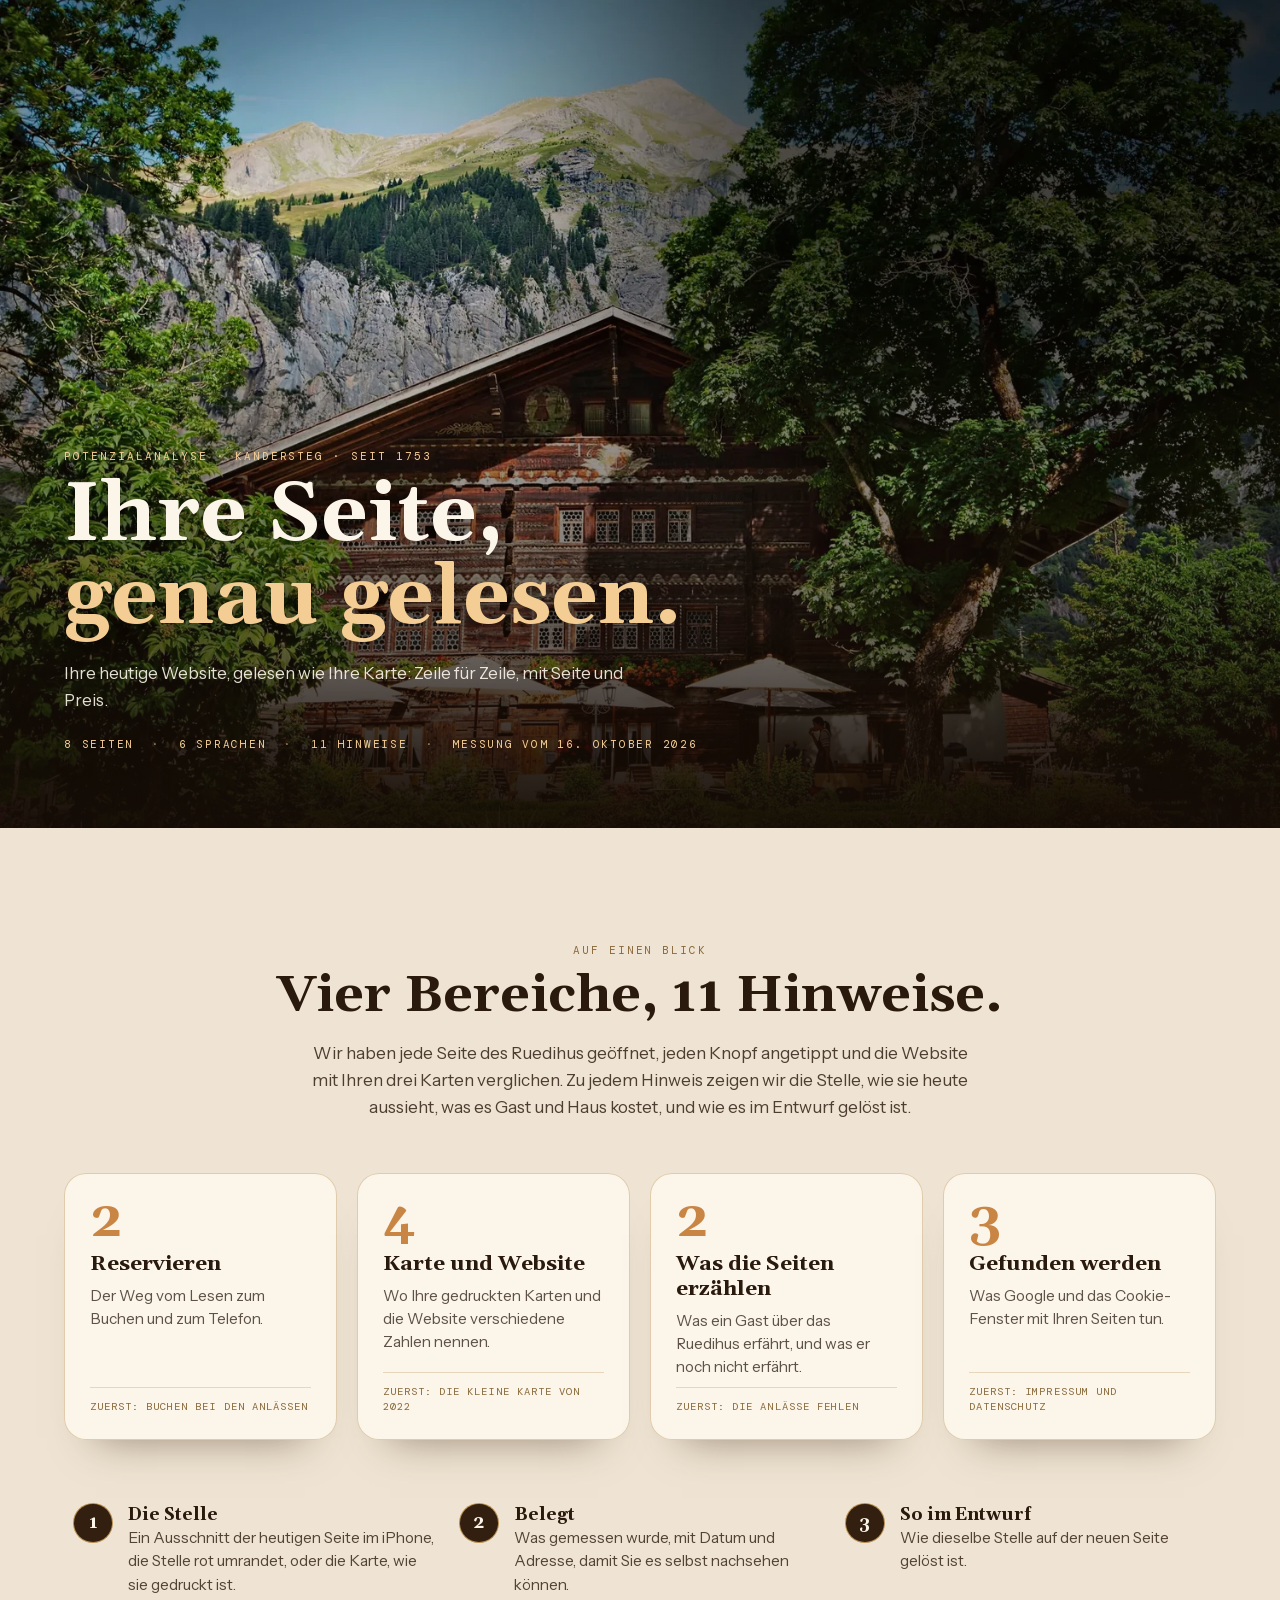
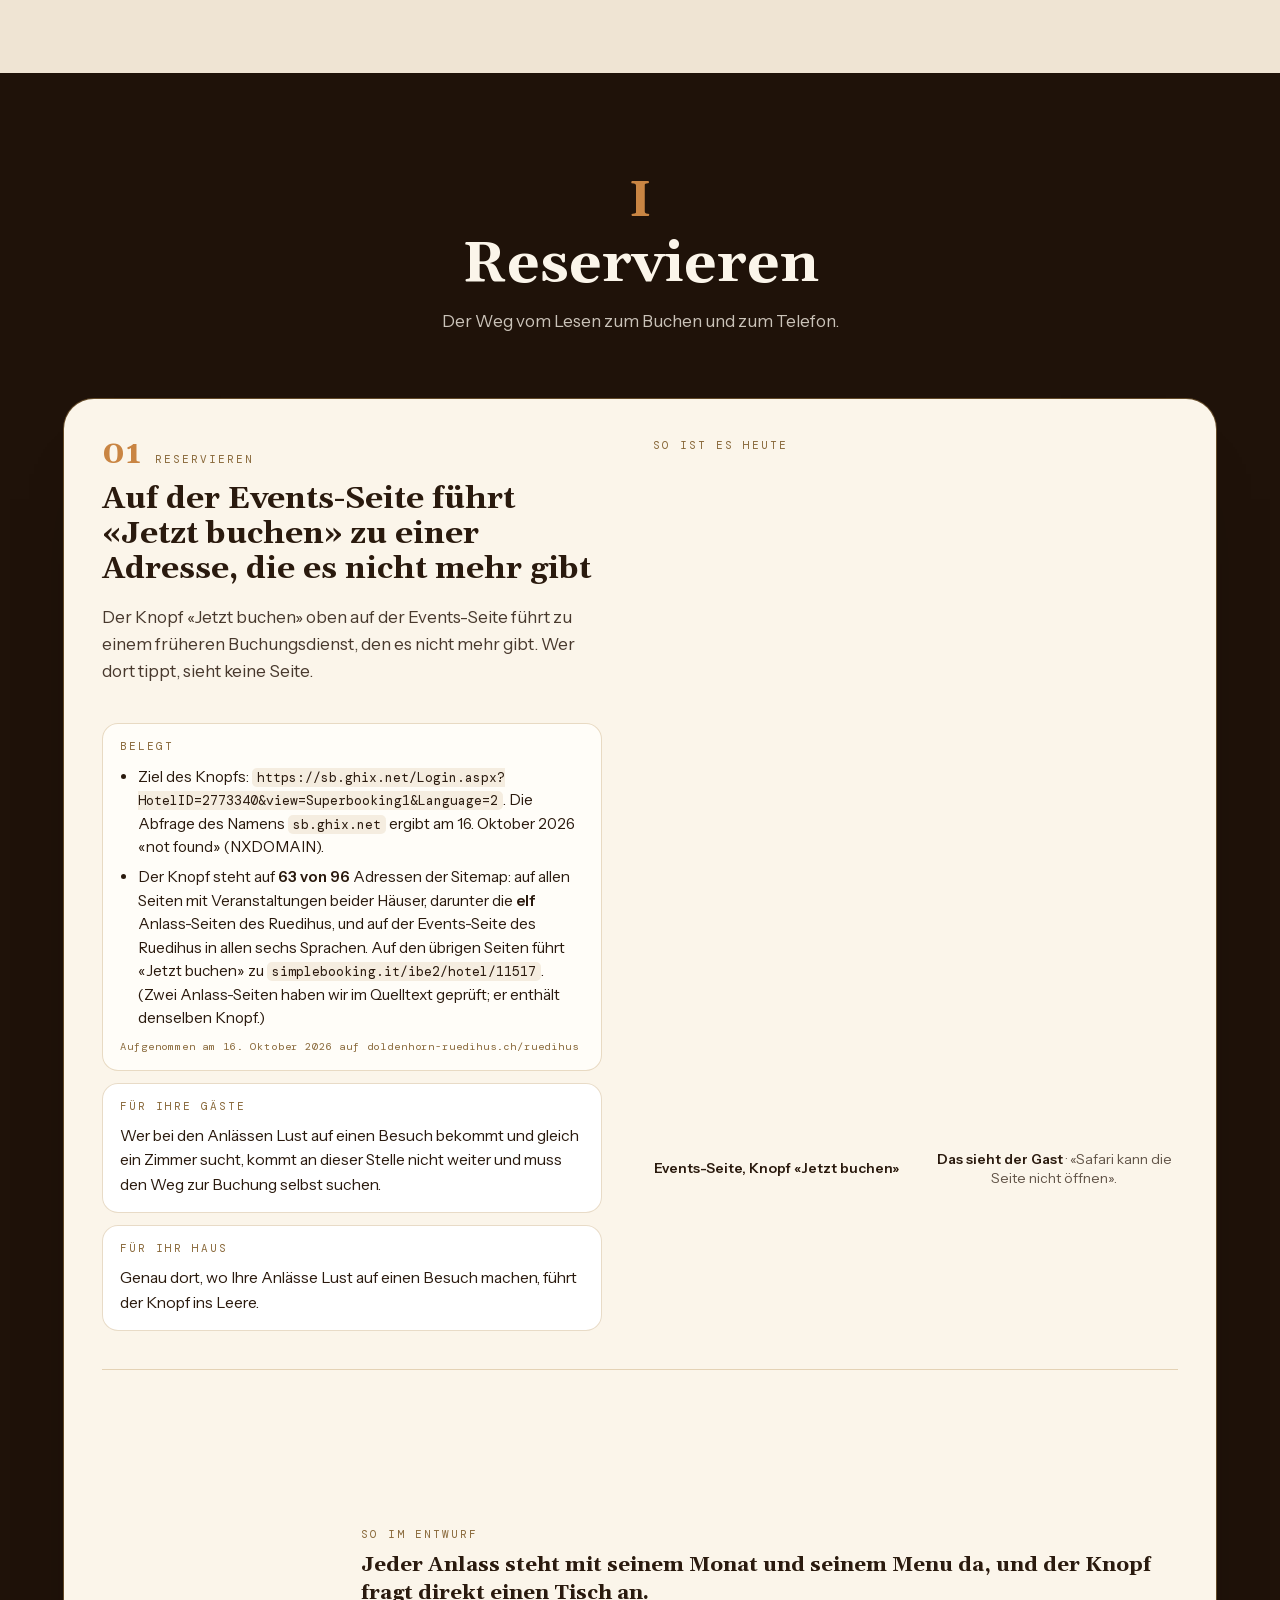
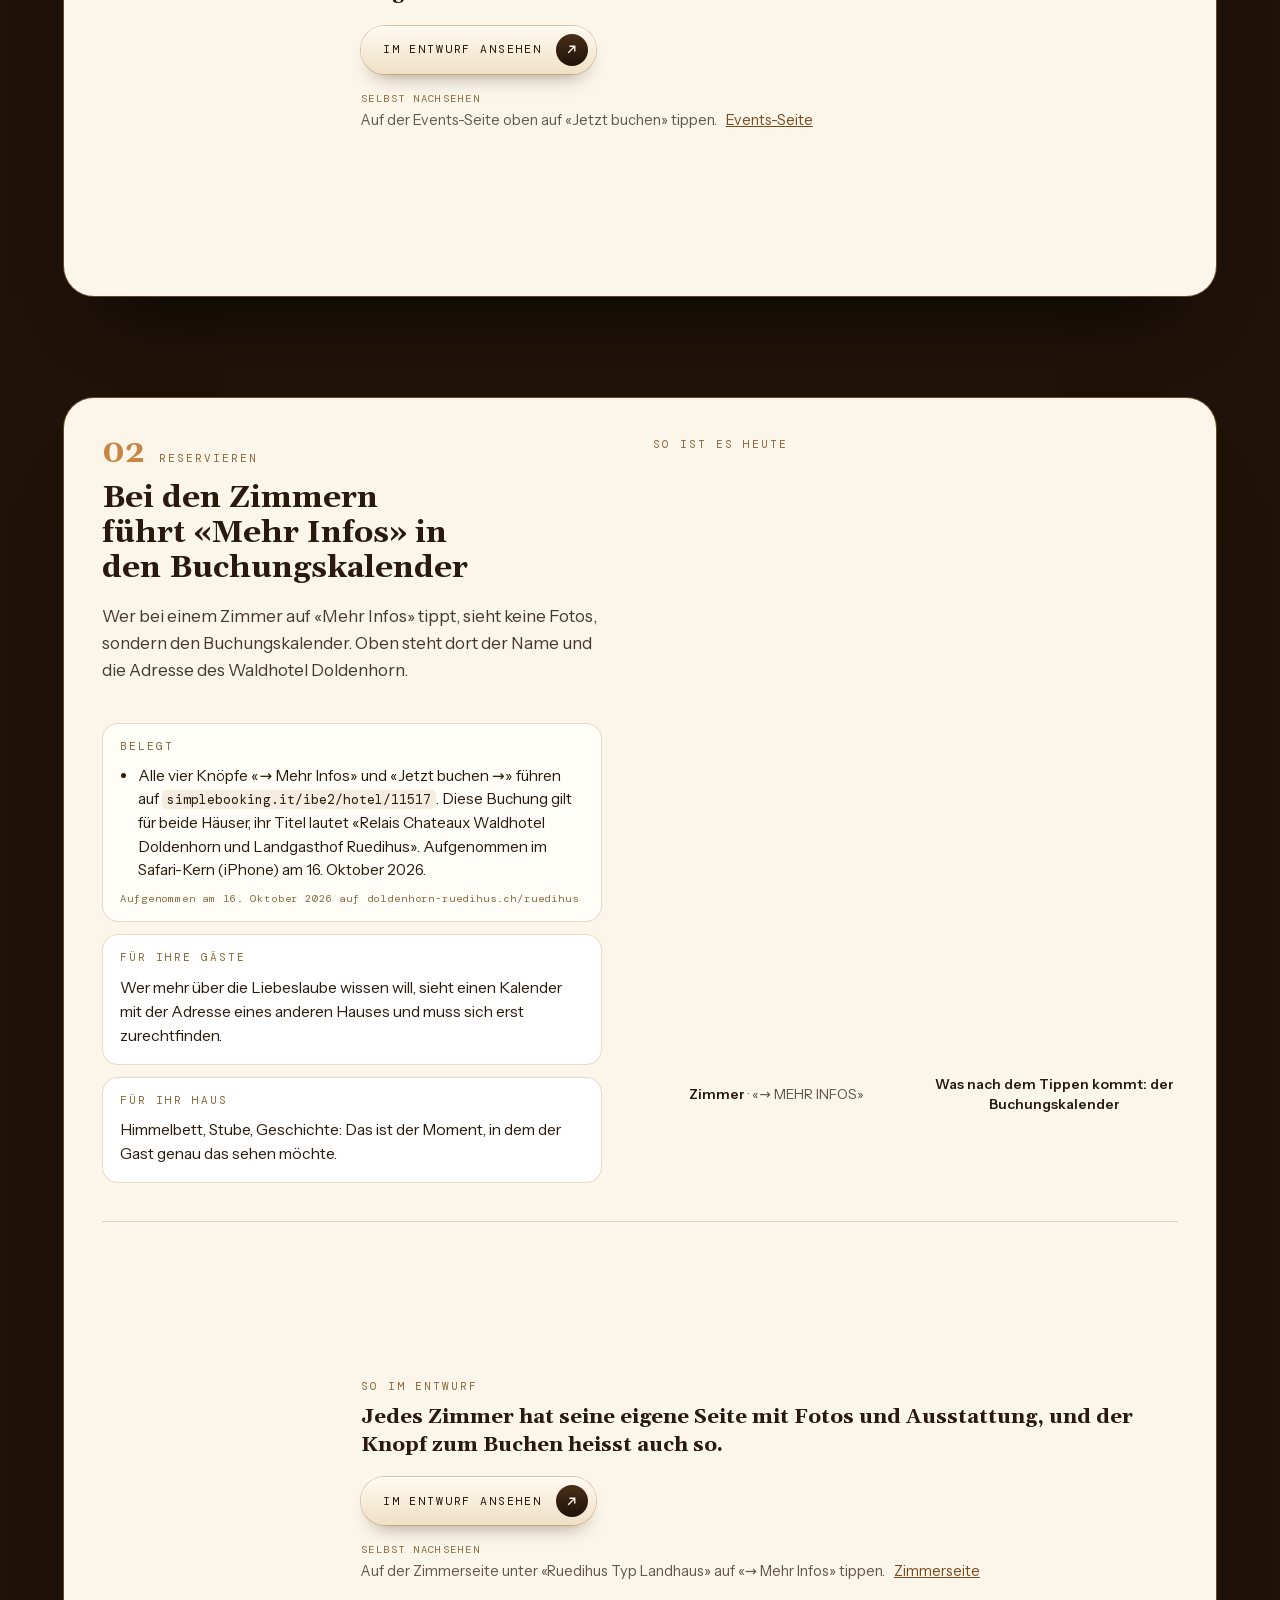
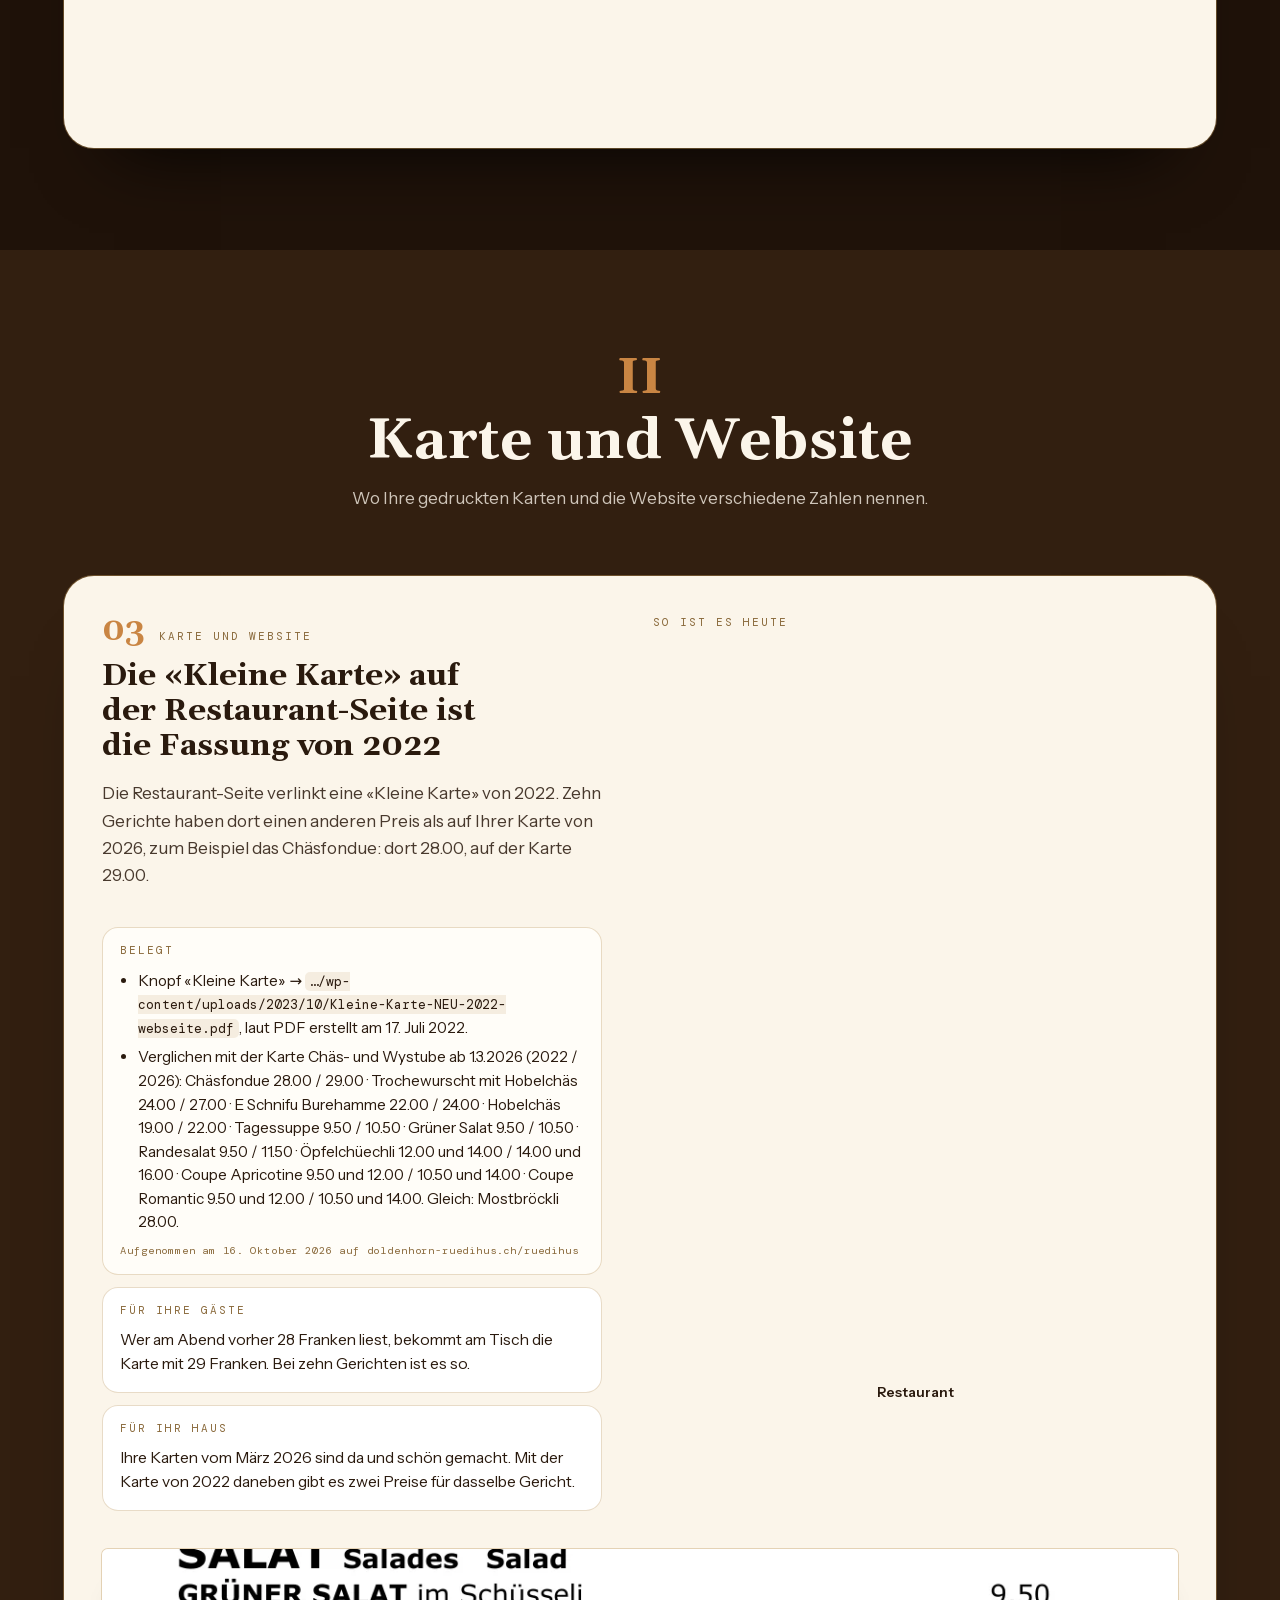
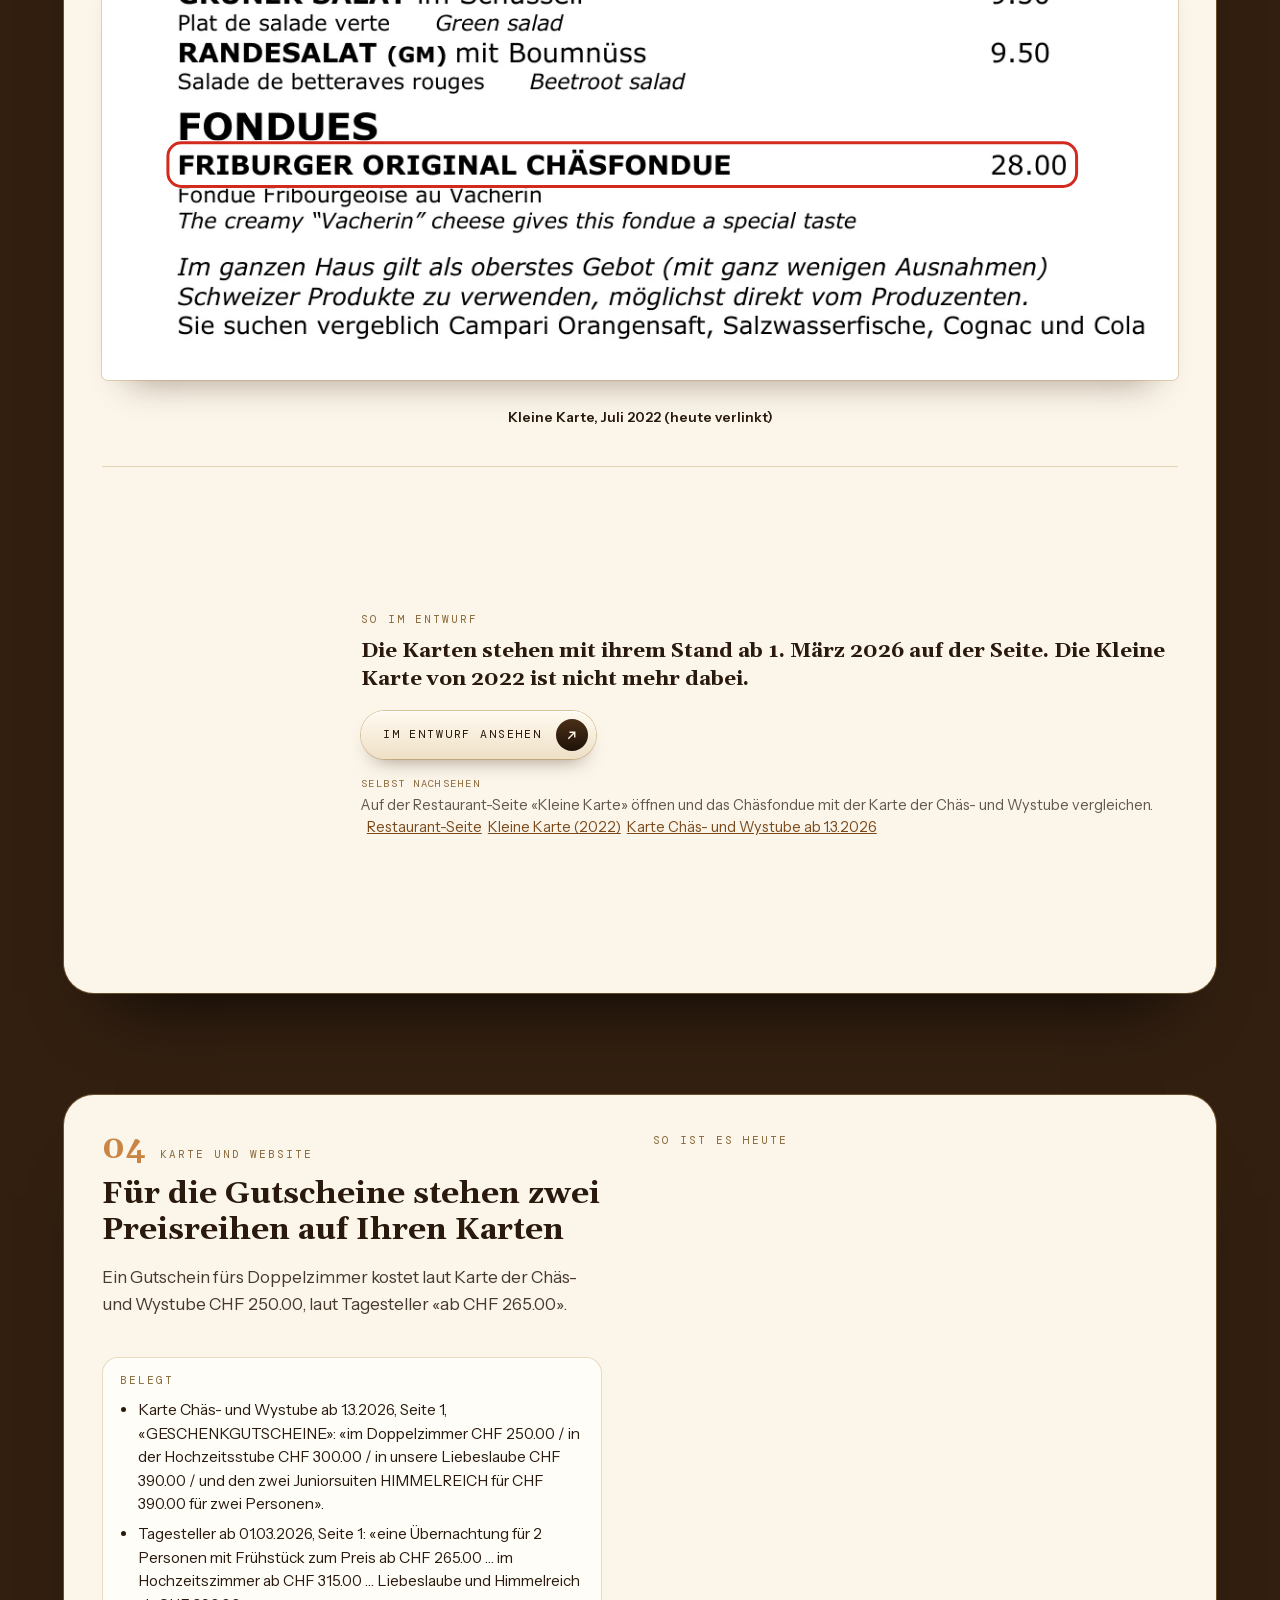
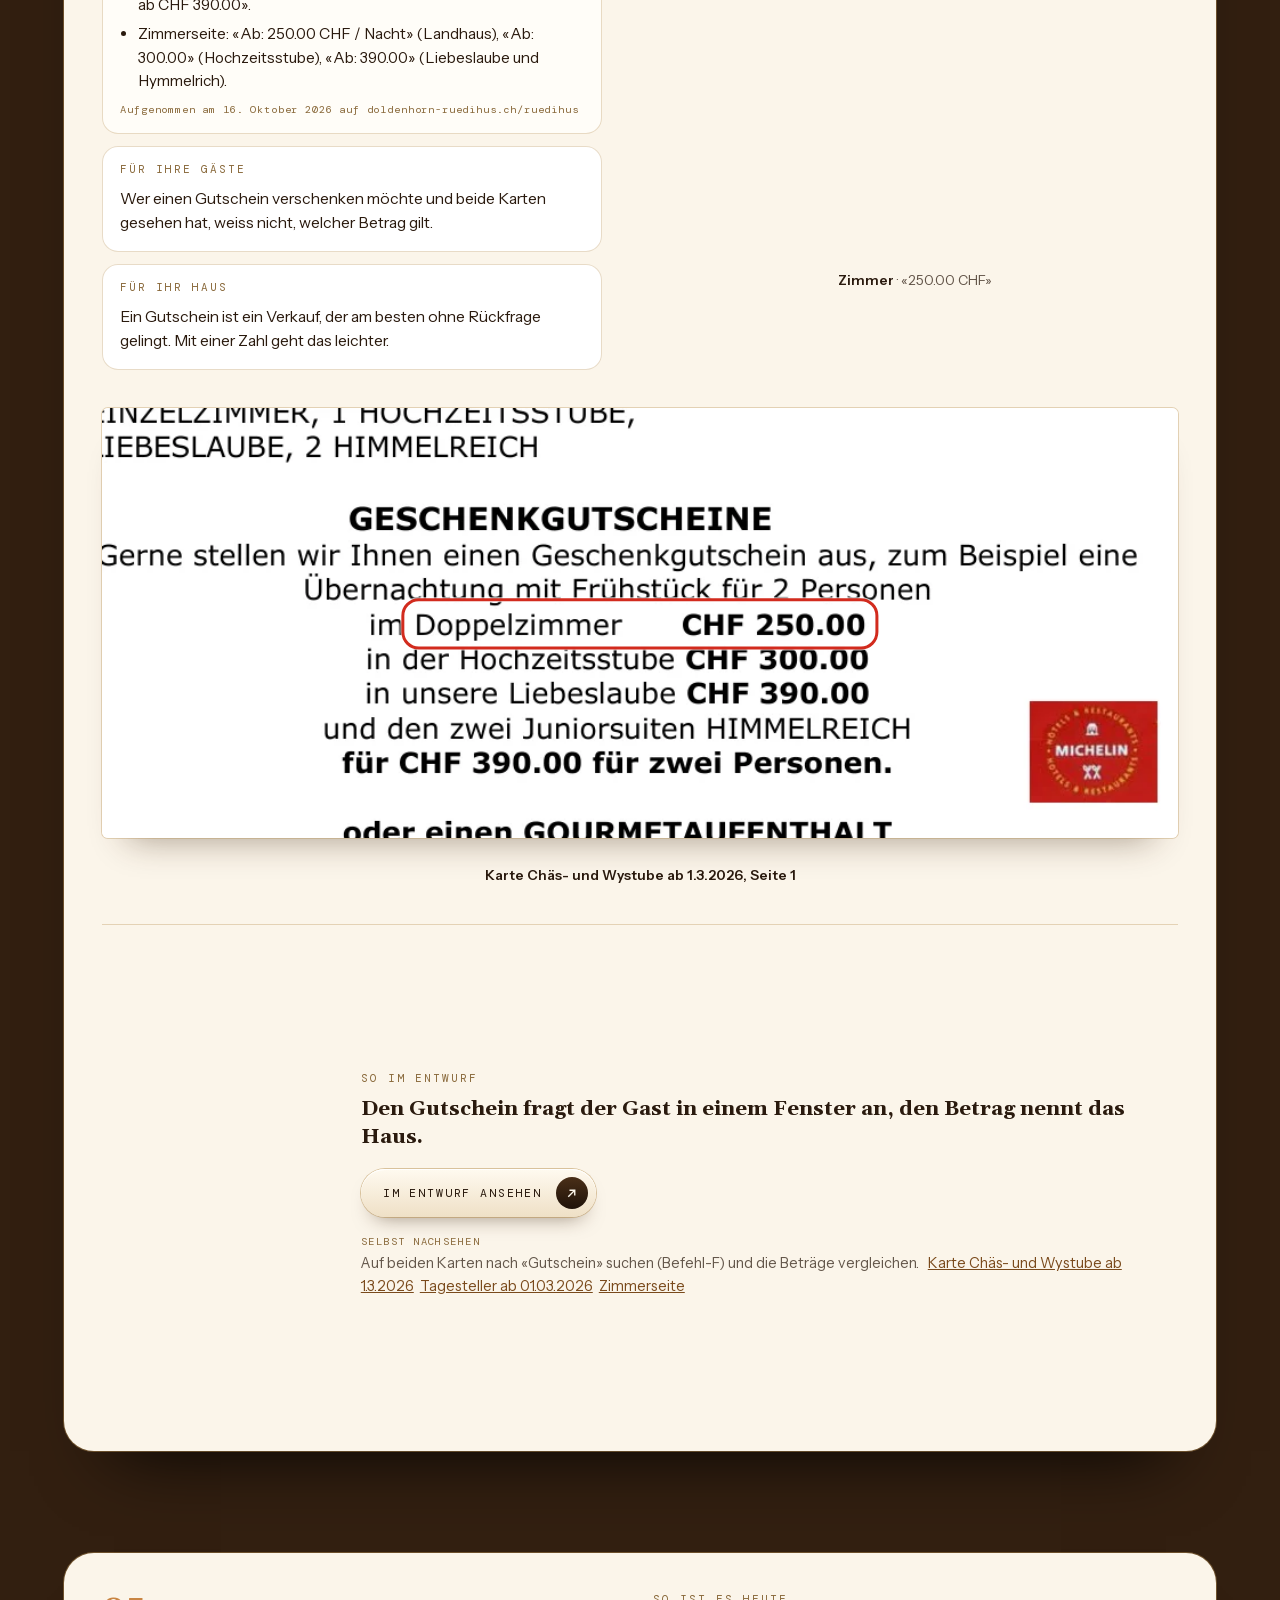
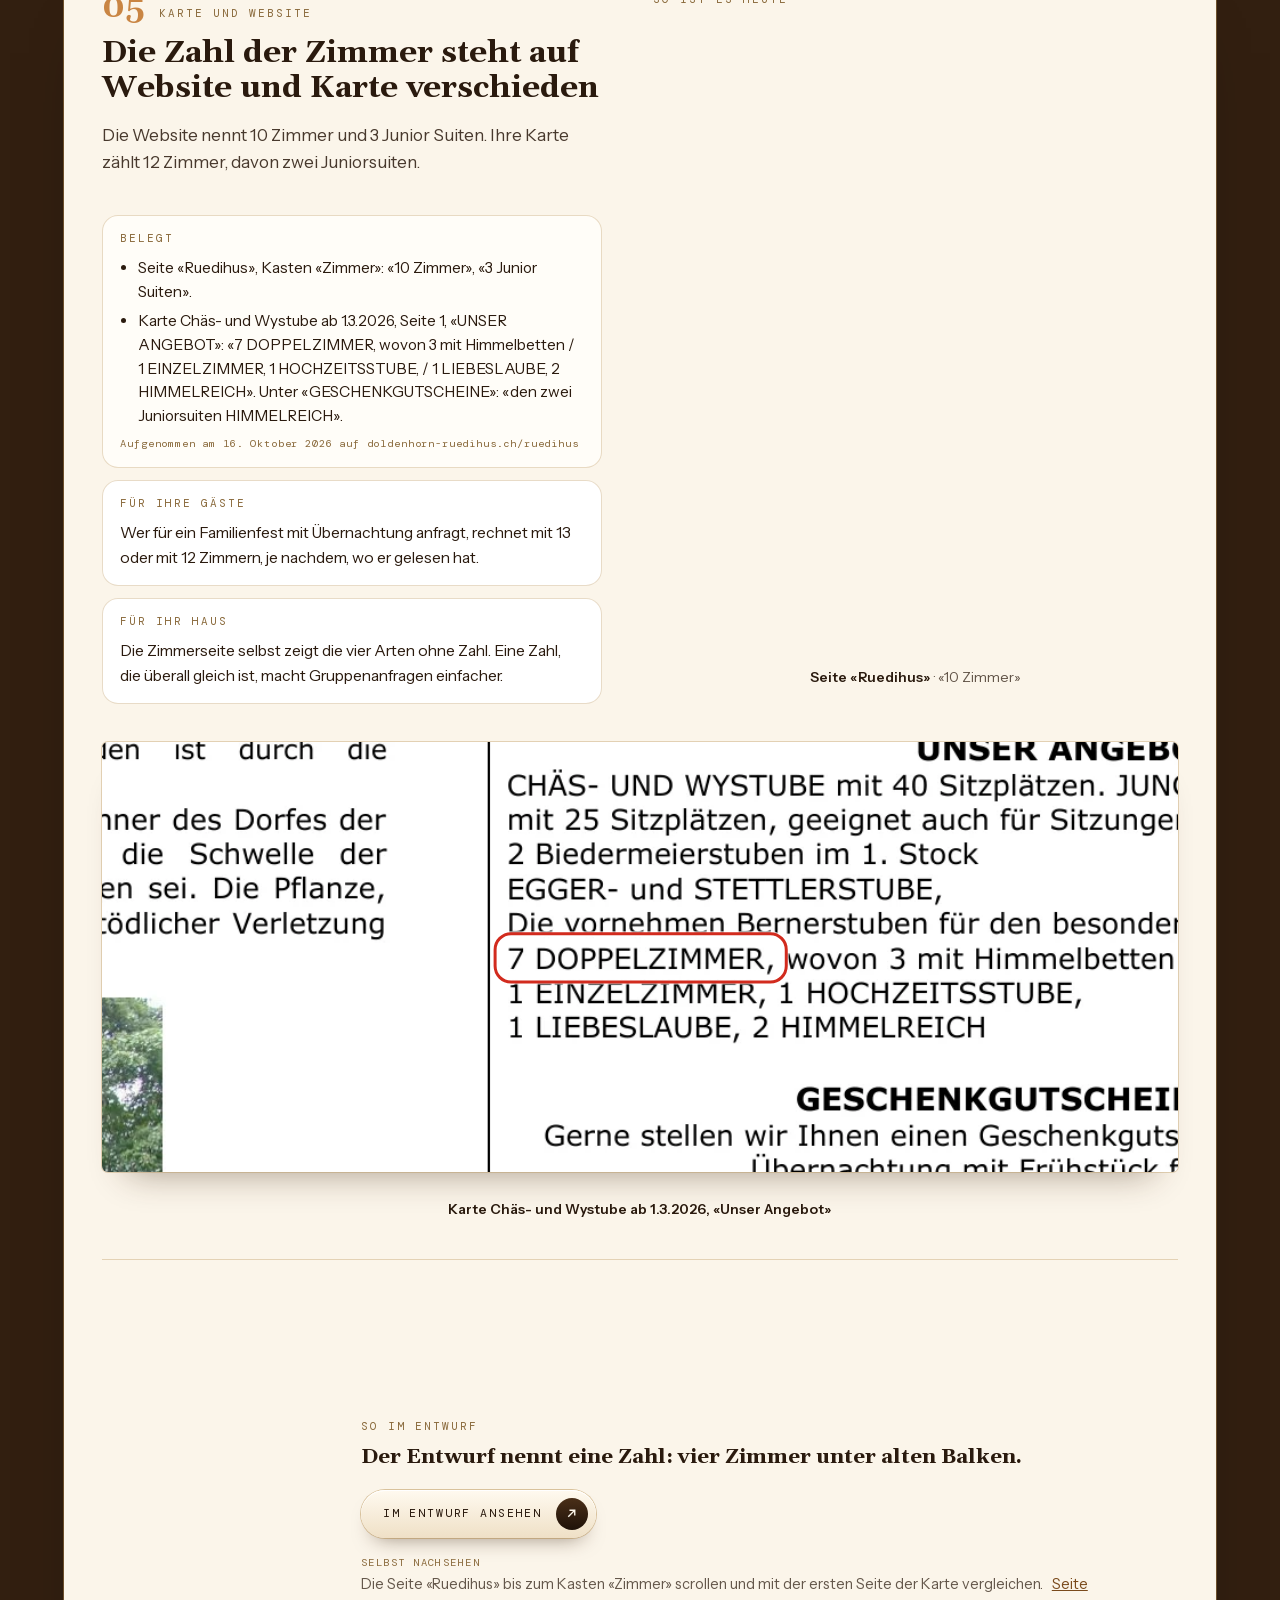
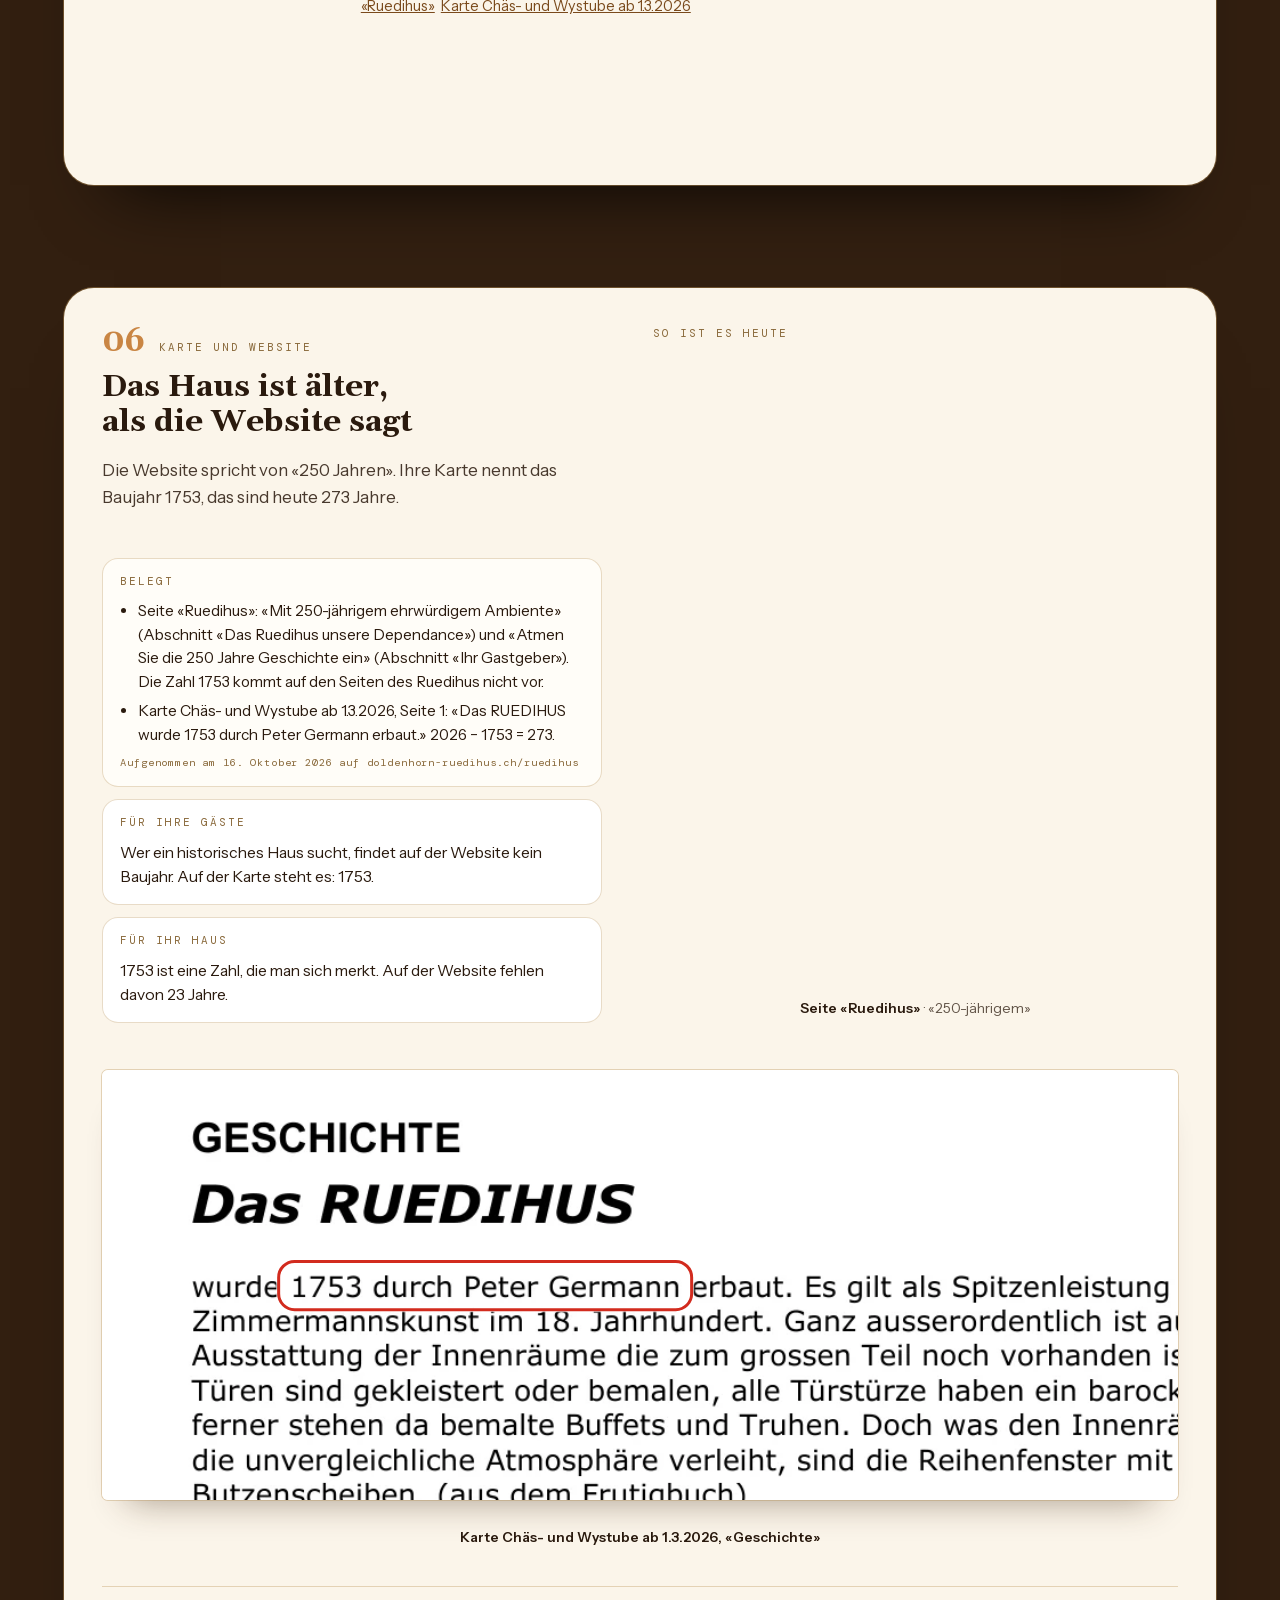
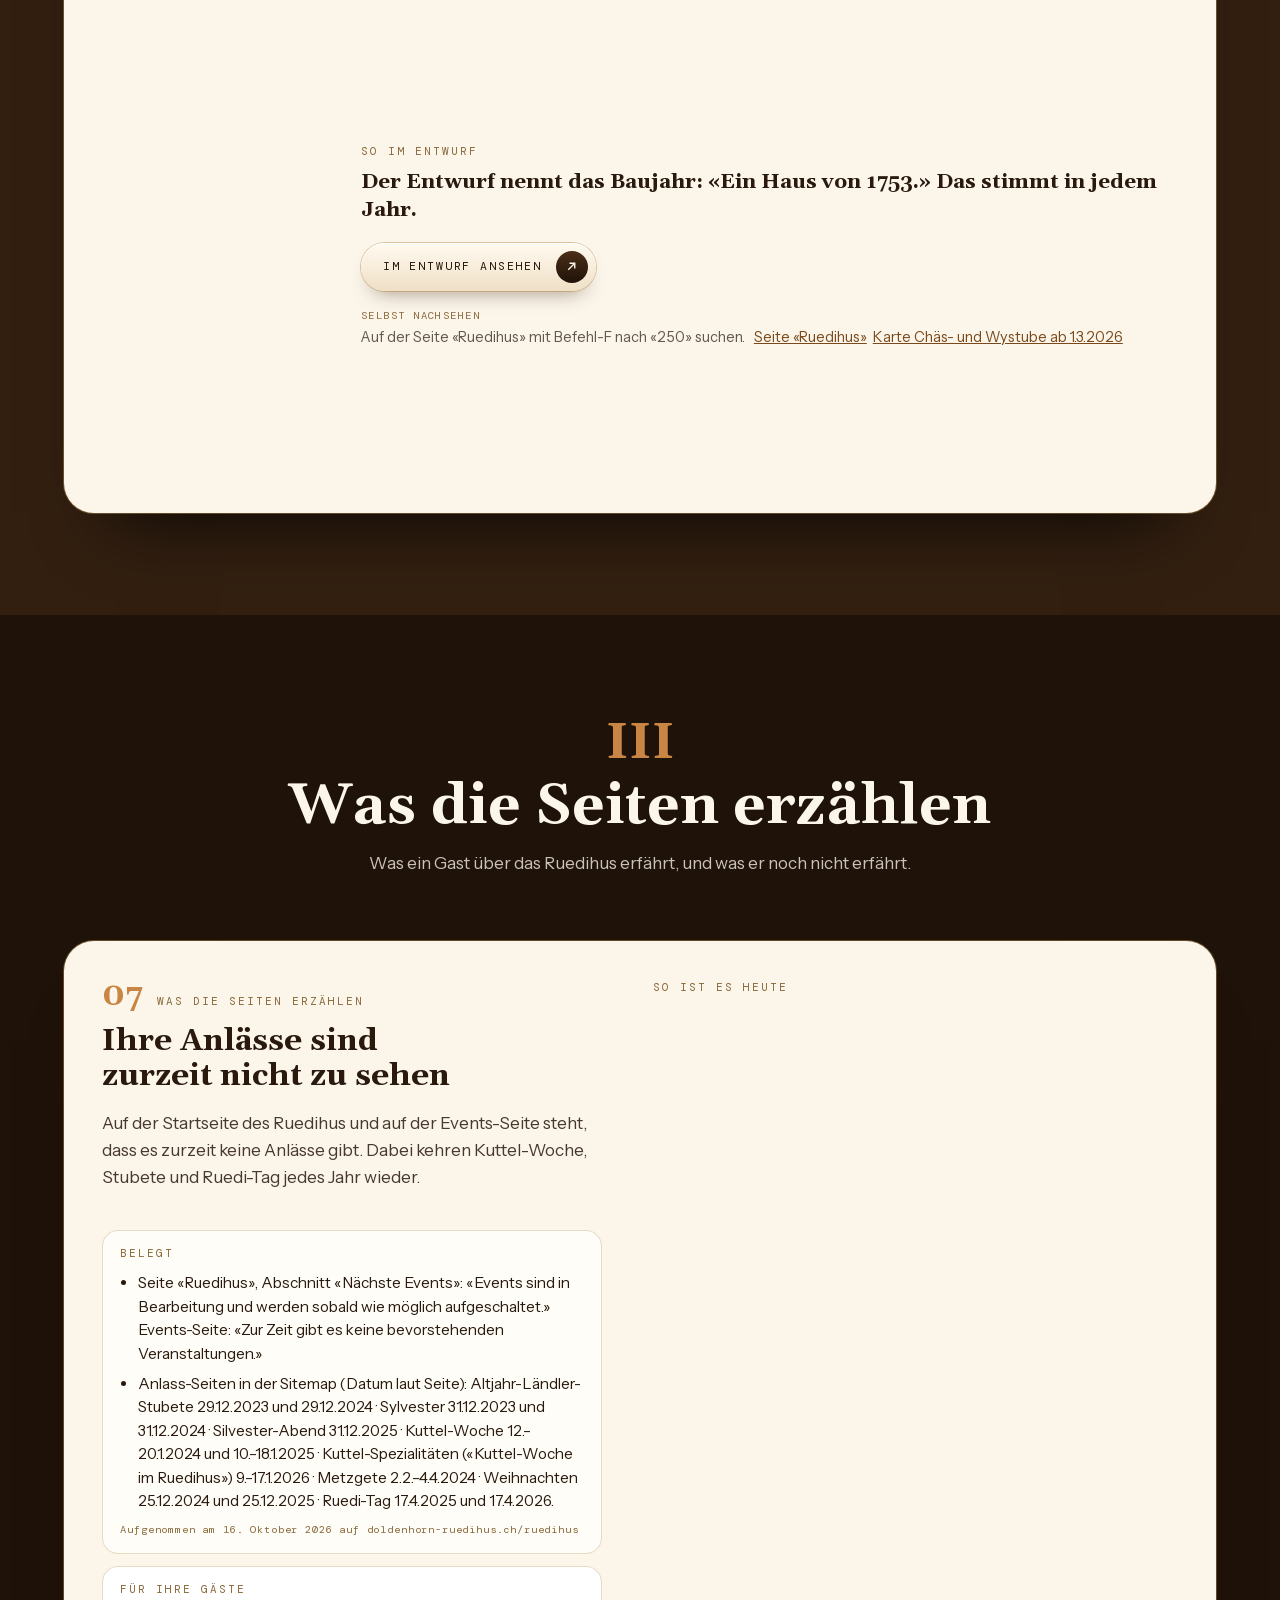
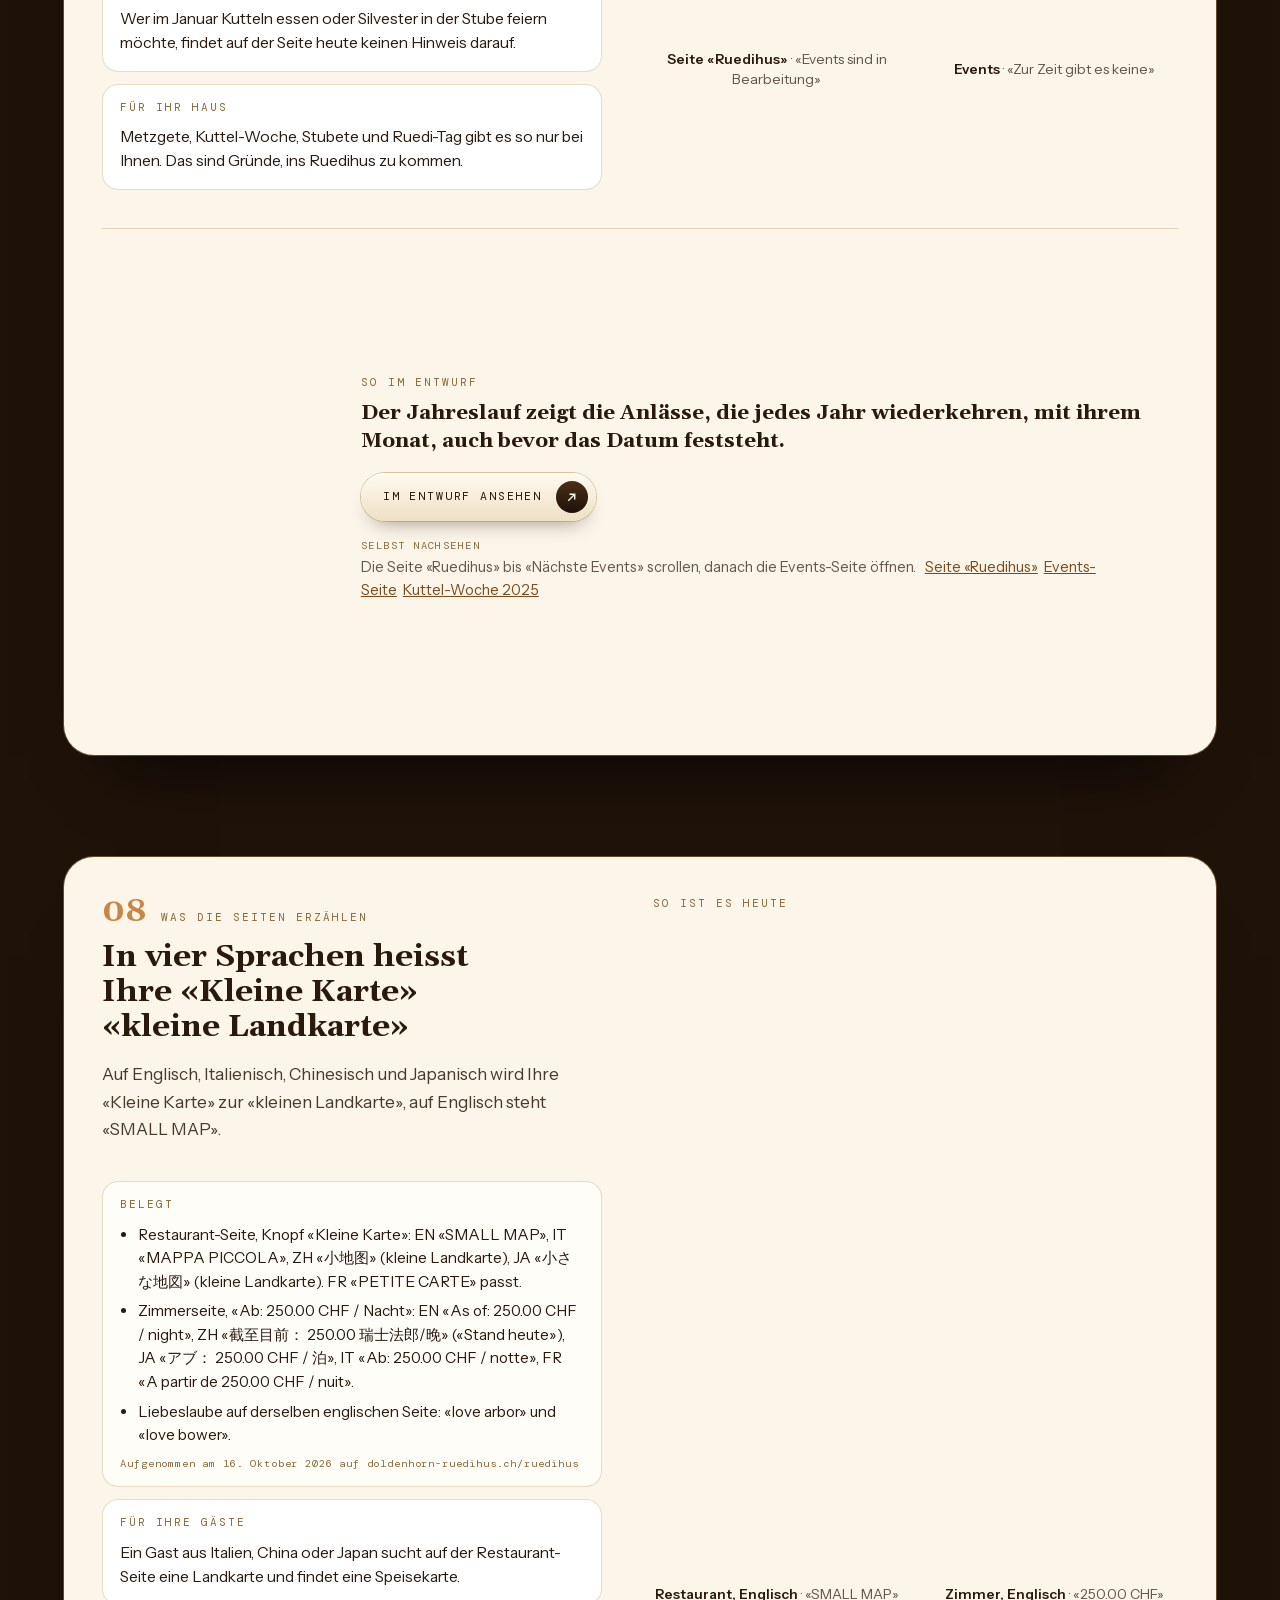
<file: index.html>
<!doctype html>
<html lang="de-CH">
<head><script data-wurzel>/* Wurzel-Weiche: Seite laeuft an der Wurzel einer Adresse oder in einem Unterordner (github.io/<repo>/) */(function(){var D=0,p=location.pathname.split('/');p.splice(p.length-1-D,D+1);var W=p.join('/')+'/';window.__W=W;if(W==='/')return;var O=location.origin;
function f(u){if(typeof u!=='string')return u;if(u.indexOf(O+'/')===0)return O+f(u.slice(O.length));if(u.charAt(0)!=='/'||u.charAt(1)==='/'||u.indexOf(W)===0||u+'/'===W)return u;return W+u.slice(1)}
function s(v){return typeof v!=='string'?v:v.replace(/(^|,)(\s*)(\S+)/g,function(m,a,b,u){return a+b+f(u)})}
function c(v){return typeof v!=='string'?v:v.replace(/url\(\s*(['"]?)([^'")]+)/g,function(m,q,u){return 'url('+q+f(u)})}
function h(v){return typeof v!=='string'?v:c(v.replace(/(\s(?:src|href|poster|action|data-src|data-href)\s*=\s*)(["'])([^"']*)\2/gi,function(m,a,q,u){return a+q+f(u)+q}).replace(/(\s(?:srcset|imagesrcset|data-srcset)\s*=\s*)(["'])([^"']*)\2/gi,function(m,a,q,u){return a+q+s(u)+q}))}
function d(K,k,g){K=window[K];if(!K)return;var x=Object.getOwnPropertyDescriptor(K.prototype,k);if(!x||!x.set)return;Object.defineProperty(K.prototype,k,{configurable:true,enumerable:x.enumerable,get:x.get,set:function(v){x.set.call(this,g(v))}})}
[['HTMLImageElement','src'],['HTMLScriptElement','src'],['HTMLLinkElement','href'],['HTMLIFrameElement','src'],['HTMLSourceElement','src'],['HTMLMediaElement','src'],['HTMLVideoElement','poster'],['HTMLAnchorElement','href'],['HTMLAreaElement','href'],['HTMLFormElement','action'],['HTMLEmbedElement','src'],['HTMLObjectElement','data']].forEach(function(z){d(z[0],z[1],f)});
[['HTMLImageElement','srcset'],['HTMLSourceElement','srcset'],['HTMLLinkElement','imageSrcset']].forEach(function(z){d(z[0],z[1],s)});
d('Element','innerHTML',h);d('Element','outerHTML',h);var iah=Element.prototype.insertAdjacentHTML;Element.prototype.insertAdjacentHTML=function(w,v){return iah.call(this,w,h(v))};
var sa=Element.prototype.setAttribute;Element.prototype.setAttribute=function(n,v){var l=String(n).toLowerCase();if(/^(src|href|poster|action|data|data-src|data-href)$/.test(l))v=f(v);else if(/srcset$/.test(l))v=s(v);else if(l==='style')v=c(v);return sa.call(this,n,v)};
var st=CSSStyleDeclaration.prototype,sp=st.setProperty;st.setProperty=function(n,v,q){return sp.call(this,n,c(v),q)};['background','backgroundImage','cssText','maskImage','webkitMaskImage','listStyleImage','borderImageSource','content'].forEach(function(k){var x=Object.getOwnPropertyDescriptor(st,k);if(x&&x.set)Object.defineProperty(st,k,{configurable:true,enumerable:x.enumerable,get:x.get,set:function(v){x.set.call(this,c(v))}})});
var F=window.fetch;if(F)window.fetch=function(i,o){if(typeof i==='string')i=f(i);else if(i instanceof URL)i=f(i.href);return F.call(this,i,o)};
var XO=XMLHttpRequest.prototype.open;XMLHttpRequest.prototype.open=function(){var a=[].slice.call(arguments);a[1]=f(a[1] instanceof URL?a[1].href:a[1]);return XO.apply(this,a)};
if(navigator.sendBeacon){var B=navigator.sendBeacon;navigator.sendBeacon=function(u,x){return B.call(navigator,f(u),x)}}
var wo=window.open;window.open=function(u){var a=[].slice.call(arguments);a[0]=f(u);return wo.apply(window,a)};
var dw=document.write,dl=document.writeln;document.write=function(){return dw.apply(document,[].map.call(arguments,h))};document.writeln=function(){return dl.apply(document,[].map.call(arguments,h))};
['pushState','replaceState'].forEach(function(k){var o=history[k];history[k]=function(a,b,u){return o.call(history,a,b,u==null?u:f(String(u)))}});
function e(el){if(!el||el.nodeType!==1)return;['src','href','poster','action'].forEach(function(a){var v=el.getAttribute(a);if(v&&v.charAt(0)==='/'){var z=f(v);if(z!==v)sa.call(el,a,z)}});var t=el.getAttribute('srcset');if(t&&/(^|,)\s*\/[^\/]/.test(t)){var z=s(t);if(z!==t)sa.call(el,'srcset',z)}t=el.getAttribute('style');if(t&&/url\(\s*['"]?\/[^\/]/.test(t)){z=c(t);if(z!==t)sa.call(el,'style',z)}}
new MutationObserver(function(ms){ms.forEach(function(m){if(m.type==='attributes')e(m.target);else m.addedNodes.forEach(function(n){if(n.nodeType!==1)return;e(n);var l=n.querySelectorAll('[src],[href],[srcset],[poster],[action],[style]');for(var i=0;i<l.length;i++)e(l[i])})})}).observe(document.documentElement,{childList:true,subtree:true,attributes:true,attributeFilter:['src','href','srcset','poster','action','style']})})();</script>
<meta charset="utf-8"><meta name="viewport" content="width=device-width, initial-scale=1"><meta name="robots" content="noindex, nofollow">
<title>Potenzialanalyse · Landgasthof Ruedihus</title>
<link rel="icon" href="assets/favicon.svg">
<link rel="preload" href="assets/fonts/gelasio-700.woff2" as="font" type="font/woff2" crossorigin>
<style>
@font-face{font-family:'Gelasio';font-weight:700;font-display:swap;src:url('assets/fonts/gelasio-700.woff2') format('woff2')}
@font-face{font-family:'Gelasio';font-weight:400;font-display:swap;src:url('assets/fonts/gelasio-400.woff2') format('woff2')}
@font-face{font-family:'Instrument Sans';font-weight:400 600;font-display:swap;src:url('assets/fonts/InstrumentSans-normal-400_600.woff2') format('woff2')}
@font-face{font-family:'DM Mono';font-weight:400;font-display:swap;src:url('assets/fonts/DMMono-normal-400.woff2') format('woff2')}
:root{--russ:#1f1209;--holz:#321f10;--papier:#efe4d3;--blatt:#fbf5ea;--tinte:#2a1a0e;--kerze:#c98543;--licht:#f3cd94;--gold:#b78f51;--rot:#c42e13;
  --serif:'Gelasio',Georgia,serif;--sans:'Instrument Sans',system-ui,sans-serif;--mono:'DM Mono',ui-monospace,monospace;--rand:clamp(18px,5vw,84px)}
*{box-sizing:border-box}html{-webkit-text-size-adjust:100%}
body{margin:0;background:var(--papier);color:var(--tinte);font:400 17px/1.6 var(--sans)}
img{display:block;max-width:100%;height:auto}
h1,h2,h3{font-family:var(--serif);font-weight:700;margin:0;text-wrap:balance}
.k{margin:0 0 10px;font:400 11px/1.4 var(--mono);letter-spacing:.18em;text-transform:uppercase;color:#8a6a3c}
.k--hell{color:var(--licht)}
code{font:400 .86em var(--mono);background:rgba(183,143,81,.14);padding:1px 5px;border-radius:5px;overflow-wrap:anywhere}
.knopf{display:inline-flex;align-items:center;gap:14px;padding:8px 8px 8px 22px;border-radius:999px;text-decoration:none;font:400 11.5px/1 var(--mono);letter-spacing:.16em;text-transform:uppercase;
  color:var(--blatt);background:linear-gradient(180deg,#4a2f18,var(--holz) 60%,#170d06);box-shadow:inset 0 1px 0 rgba(255,255,255,.16),0 0 0 1px rgba(201,133,67,.38),0 14px 22px -12px rgba(0,0,0,.6)}
.knopf i{display:grid;place-items:center;width:32px;height:32px;border-radius:50%;color:var(--tinte);background:linear-gradient(180deg,#f8dcaa,var(--licht) 55%,var(--kerze))}
.knopf svg{width:13px;height:13px;fill:none;stroke:currentColor;stroke-width:1.7}
.knopf--hell{color:var(--tinte);background:linear-gradient(180deg,#fffaf0,#efe0c6);box-shadow:inset 0 1px 0 #fff,0 0 0 1px rgba(183,143,81,.5),0 12px 20px -12px rgba(60,34,12,.5)}
.knopf--hell i{color:var(--blatt);background:linear-gradient(180deg,#4a2f18,var(--russ))}
/* Auftakt */
.auftakt{position:relative;min-height:min(92svh,860px);display:flex;align-items:flex-end;color:var(--blatt);background:var(--russ);overflow:hidden}
.auftakt picture,.auftakt picture img{position:absolute;inset:0;width:100%;height:100%;object-fit:cover}
.auftakt::after{content:"";position:absolute;inset:0;background:linear-gradient(180deg,rgba(23,13,6,.15) 30%,rgba(23,13,6,.86))}
.auftakt__t{position:relative;z-index:1;padding:0 var(--rand) clamp(40px,6vw,84px);max-width:980px}
.auftakt h1{font-size:clamp(2.6rem,6.4vw,6rem);line-height:1.02;text-shadow:0 2px 18px rgba(0,0,0,.5)}
.auftakt h1 em{font-style:normal;color:var(--licht)}
.auftakt__s{max-width:52ch;margin:18px 0 0;font-size:clamp(1.02rem,1.3vw,1.2rem);color:rgba(251,245,234,.9)}
.auftakt__z{display:flex;flex-wrap:wrap;gap:8px 18px;margin:24px 0 0;font:400 11px var(--mono);letter-spacing:.16em;text-transform:uppercase;color:var(--licht)}
.auftakt__z span+span::before{content:"·";margin-right:18px;color:rgba(243,205,148,.6)}
/* Überblick */
.kopf{max-width:760px;margin:0 auto clamp(30px,4vw,56px);text-align:center}
.kopf h2{font-size:clamp(2rem,4vw,3.4rem);line-height:1.08}
.kopf p:not(.k){margin:16px auto 0;max-width:62ch;color:rgba(42,26,14,.82)}
.ueber{padding:clamp(70px,9vw,140px) var(--rand) clamp(40px,5vw,70px)}
.bereiche{display:grid;grid-template-columns:repeat(4,minmax(0,1fr));gap:clamp(12px,1.6vw,22px);max-width:1260px;margin:0 auto}
.bereich{display:flex;flex-direction:column;gap:8px;padding:clamp(20px,2vw,28px);border-radius:22px;text-decoration:none;color:var(--tinte);background:var(--blatt);
  box-shadow:inset 0 0 0 1px rgba(183,143,81,.4),0 30px 40px -32px rgba(60,34,12,.5);transition:box-shadow .9s cubic-bezier(.22,1,.36,1)}
.bereich:hover{box-shadow:inset 0 0 0 1px var(--gold),0 30px 40px -30px rgba(60,34,12,.6)}
.bereich__n{font:700 clamp(2.6rem,4vw,3.6rem)/.9 var(--serif);color:var(--kerze)}
.bereich b{font:700 1.3rem/1.2 var(--serif)}
.bereich span:not(.bereich__n){font-size:.95rem;line-height:1.5;color:rgba(42,26,14,.75)}
.bereich small{margin-top:auto;padding-top:12px;border-top:1px solid rgba(183,143,81,.3);font:400 10.5px/1.4 var(--mono);letter-spacing:.1em;text-transform:uppercase;color:#8a6a3c}
.lesen{display:grid;grid-template-columns:repeat(3,minmax(0,1fr));gap:clamp(14px,2vw,28px);max-width:1260px;margin:0 auto clamp(40px,6vw,80px);padding:0 var(--rand)}
.lesen__z{display:flex;gap:16px;align-items:flex-start}
.lesen__z b{flex:none;display:grid;place-items:center;width:38px;height:38px;border-radius:50%;font:700 1.1rem var(--serif);color:var(--blatt);background:var(--holz);box-shadow:0 0 0 1px var(--gold)}
.lesen__z p{margin:0;font-size:.95rem;line-height:1.55;color:rgba(42,26,14,.8)}.lesen__z span{display:block;font:700 1.08rem var(--serif);color:var(--tinte)}
/* Bereich und Hinweis */
.rubrik{padding:clamp(60px,8vw,120px) var(--rand);background:var(--russ);color:var(--blatt)}
.rubrik:nth-of-type(even){background:var(--holz)}
.rubrik__kopf{max-width:760px;margin:0 auto clamp(40px,5vw,72px);text-align:center}
.rubrik__z{margin:0;font:700 clamp(2.4rem,4vw,3.4rem)/1 var(--serif);color:var(--kerze)}
.rubrik__kopf h2{margin-top:8px;font-size:clamp(2.1rem,4.4vw,3.8rem);line-height:1.05}
.rubrik__kopf p:last-child{margin:14px auto 0;max-width:56ch;color:rgba(251,245,234,.78)}
.hw{max-width:1260px;margin:0 auto clamp(60px,8vw,120px);display:grid;grid-template-columns:minmax(0,1fr) minmax(0,1.05fr);gap:clamp(24px,3vw,48px) clamp(28px,4vw,64px);
  padding:clamp(24px,3vw,44px);border-radius:30px;background:var(--blatt);color:var(--tinte);box-shadow:0 0 0 1px rgba(183,143,81,.45),0 50px 70px -50px rgba(0,0,0,.9)}
.hw:last-child{margin-bottom:0}
.hw__kopf{grid-column:1;align-self:start}
.hw__nr{display:flex;align-items:baseline;gap:14px;margin:0 0 12px;font:400 11px var(--mono);letter-spacing:.18em;text-transform:uppercase;color:#8a6a3c}
.hw__nr span{font:700 2rem/1 var(--serif);letter-spacing:0;color:var(--kerze)}
.hw h3{font-size:clamp(1.6rem,2.4vw,2.3rem);line-height:1.15}
.hw__klar{margin:16px 0 0;font-size:1.06rem;color:rgba(42,26,14,.86)}
.hw__heute{grid-column:2;grid-row:1/3;display:flex;flex-direction:column}.hw__heute .buehne{flex:1 1 auto}
.hw__info{grid-column:1;display:grid;gap:12px;align-self:start}
.karte{padding:16px 18px;border-radius:16px;background:#fff;box-shadow:inset 0 0 0 1px rgba(183,143,81,.32)}
.karte p:not(.k){margin:0;font-size:.98rem;line-height:1.55}
.karte--beleg{background:#fffdf8}
.karte ul{margin:0;padding-left:18px;font-size:.95rem;line-height:1.55}.karte li+li{margin-top:6px}
.quelle{margin-top:10px!important;font:400 10.5px/1.4 var(--mono)!important;letter-spacing:.08em;color:#8a6a3c}
.buehne{display:flex;justify-content:center;align-items:center;flex-wrap:wrap;gap:clamp(18px,2.4vw,34px);padding:clamp(10px,1.4vw,20px) 0 clamp(20px,2vw,30px);min-height:100%}
.bl{margin:0;display:flex;flex-direction:column;align-items:center;gap:14px;flex:1 1 0;min-width:0;max-width:290px}
.bl figcaption{font-size:.86rem;line-height:1.45;text-align:center;color:rgba(42,26,14,.74)}.bl figcaption b{color:var(--tinte);font-weight:600}
.geraet{position:relative;width:100%;aspect-ratio:827/1719;filter:drop-shadow(0 26px 26px rgba(60,34,12,.22)) drop-shadow(0 6px 8px rgba(60,34,12,.14))}
.geraet__s{position:absolute;left:3.27%;top:1.69%;width:91.78%;height:96.63%;border-radius:13.5%/6.2%;overflow:hidden;background:#fff}
.geraet__s img{width:100%;height:100%;object-fit:cover;object-position:50% 0}
.geraet__g{position:absolute;inset:0;width:100%;height:100%;pointer-events:none}
.buehne--2 .bl--tel:first-child .geraet{transform:perspective(1700px) rotateY(14deg) rotateX(3deg);transform-origin:100% 50%}
.buehne--2 .bl--tel:last-child .geraet{transform:perspective(1700px) rotateY(-14deg) rotateX(3deg);transform-origin:0 50%}
/* Robert 18.10.2026 20:24: einzelne Telefone nicht nach rechts hinten gekippt, sondern wie das linke Telefon bei 01 */
.buehne--1 .bl--tel .geraet,.so__g .geraet{transform:perspective(1700px) rotateY(14deg) rotateX(3deg);transform-origin:100% 50%}
.blatt{position:relative;display:block;width:100%;border-radius:6px;overflow:hidden;box-shadow:0 0 0 1px rgba(183,143,81,.35),0 26px 34px -26px rgba(60,34,12,.45)}
.bl--nah{flex:1 1 100%;max-width:none;width:100%}.blatt--eng{display:none}
.hw__nah{grid-column:1/-1;display:grid;gap:clamp(28px,3vw,44px)}.hw__nah .bl figcaption{max-width:720px}
.hw--breit .hw__kopf{grid-column:1;grid-row:1}.hw--breit .hw__info{grid-column:2;grid-row:1}
.wisch{width:100%}.bl--nah .blatt img{display:block;width:100%;height:auto}
@media(max-width:700px){.blatt--weit{display:none}.blatt--eng{display:block;width:max(100%,var(--b));min-width:100%}
  .wisch{overflow-x:auto;overscroll-behavior-x:contain;-webkit-overflow-scrolling:touch;scrollbar-width:none;padding-bottom:4px}.wisch::-webkit-scrollbar{display:none}}
.fen{width:100%;border-radius:12px;overflow:hidden;background:#fff;box-shadow:0 0 0 1px rgba(183,143,81,.35),0 26px 34px -26px rgba(60,34,12,.45)}.fen__k{display:flex;gap:6px;align-items:center;padding:8px 12px;background:#2a1a0e;color:#cbb393;font:400 10px var(--mono)}
.fen__k i{width:8px;height:8px;border-radius:50%;background:#6d431f}.fen__s{position:relative}
.code{width:100%;border-radius:14px;overflow:hidden;background:#170d06;color:#efe4d3;box-shadow:0 26px 34px -26px rgba(60,34,12,.45)}.code__k{display:flex;justify-content:space-between;gap:10px;padding:10px 14px;font:400 10px var(--mono);color:var(--licht);border-bottom:1px solid rgba(243,205,148,.2)}
.code pre{margin:0;padding:12px 14px;font:400 11px/1.6 var(--mono);white-space:pre-wrap;word-break:break-all}.code pre span{display:block}.code pre .rot{color:#ff8f75}
.lu-rahmen{position:absolute;inset:0;width:100%;height:100%;overflow:visible;pointer-events:none}
.lu-rahmen rect,.lu-rahmen ellipse{fill:none;stroke:#d22b1e;stroke-width:3}.lu-rahmen .lu-r-halo{stroke:#fff;stroke-width:5;opacity:.7}
.so{grid-column:1/-1;display:grid;grid-template-columns:minmax(150px,220px) minmax(0,1fr);gap:clamp(20px,3vw,44px);align-items:center;padding:clamp(18px,2.4vw,30px) 0 0;border-top:1px solid rgba(183,143,81,.35)}
.so--ohne{grid-template-columns:1fr}
.so__satz{margin:0 0 18px;font:700 clamp(1.15rem,1.6vw,1.45rem)/1.35 var(--serif)}
.selbst{margin:18px 0 0!important;font-size:.9rem;line-height:1.55;color:rgba(42,26,14,.72)}.selbst span{display:block;font:400 10.5px var(--mono);letter-spacing:.14em;text-transform:uppercase;color:#8a6a3c;margin-bottom:4px}
.selbst a{margin-left:6px;color:#7a4a1c}
/* Gut, Vorgehen, Fuss */
.gut{padding:clamp(70px,9vw,130px) var(--rand) clamp(30px,4vw,60px)}
.gut ul{list-style:none;margin:0 auto;padding:0;max-width:1100px;display:grid;grid-template-columns:repeat(3,minmax(0,1fr));gap:clamp(12px,1.6vw,22px)}
.gut li{padding:20px 22px;border-radius:20px;background:var(--blatt);box-shadow:inset 0 0 0 1px rgba(183,143,81,.35);font-size:.98rem;line-height:1.55}
.gut li b{display:block;margin-bottom:6px;font:700 1.15rem var(--serif)}
.vorgehen{padding:clamp(40px,6vw,90px) var(--rand) clamp(70px,9vw,130px)}
.vorgehen__g{display:grid;grid-template-columns:minmax(0,1.3fr) minmax(0,1fr);gap:clamp(30px,4vw,64px);max-width:1180px;margin:0 auto;align-items:start}
.vorgehen h2{font-size:clamp(2rem,3.6vw,3rem);margin-bottom:18px}.vorgehen p{max-width:62ch}
.knoepfe{display:flex;flex-wrap:wrap;gap:12px;margin-top:26px}
.grenzen{padding:24px 26px;border-radius:22px;background:var(--blatt);box-shadow:inset 0 0 0 1px rgba(183,143,81,.4)}.grenzen ul{margin:0;padding-left:18px;font-size:.95rem;line-height:1.55}.grenzen li+li{margin-top:10px}
.fuss{padding:clamp(50px,6vw,80px) var(--rand);text-align:center;background:var(--russ);color:rgba(251,245,234,.78)}
.fuss__n{margin:0 0 6px;font:700 1.3rem var(--serif);letter-spacing:.08em;text-transform:uppercase;color:var(--licht)}.fuss p{margin:4px 0}.fuss__k{font-size:.82rem;opacity:.75}
/* Auftritt: einmal hochschweben, wenn der Teil ins Bild kommt; nichts hängt am Scrollen */
.js [data-a]{opacity:0;transform:translateY(34px);transition:opacity 1s cubic-bezier(.16,1,.3,1),transform 1.3s cubic-bezier(.16,1,.3,1);transition-delay:calc(var(--i,0)*90ms)}
.js [data-a].da{opacity:1;transform:none}
@media (prefers-reduced-motion:reduce){.js [data-a]{opacity:1;transform:none;transition:none}}
@media (max-width:1000px){.bereiche{grid-template-columns:repeat(2,minmax(0,1fr))}.hw{grid-template-columns:1fr}.hw__kopf,.hw__heute,.hw__info,.hw--breit .hw__kopf,.hw--breit .hw__info{grid-column:1;grid-row:auto}
  .gut ul{grid-template-columns:repeat(2,minmax(0,1fr))}.vorgehen__g{grid-template-columns:1fr}.lesen{grid-template-columns:1fr}}
@media (max-width:600px){.bereiche,.gut ul{grid-template-columns:1fr}.so{grid-template-columns:1fr}.so__g{width:min(220px,70%);margin:0 auto}.buehne{gap:10px;padding:12px}
  .buehne--2 .bl--tel .geraet{transform:none!important}.knoepfe{flex-direction:column;align-items:flex-start}}
</style>
<script>/* oben.js (Projektleitung Ruedihus 18.10.2026): ohne #-Stelle öffnet die Seite oben, auch nach Neuladen */(function () { try { if (!location.hash && 'scrollRestoration' in history) history.scrollRestoration = 'manual'; } catch (e) {} })();document.documentElement.classList.add('js');</script>
<script src="besuch.js?v=3c4c57a56e" defer></script><script src="verweil.js?v=5881fd455d" defer></script></head>
<body>
<header class="auftakt" id="oben">
  <picture><source media="(max-width:700px)" srcset="assets/neu/auftakt-sommer-handy.webp"><img src="assets/neu/auftakt-sommer-1500.webp" srcset="assets/neu/auftakt-sommer-1500.webp 1500w, assets/neu/auftakt-sommer-2000.webp 2000w" sizes="100vw" alt="Der Landgasthof Ruedihus im Sommer, vor den Felsen von Kandersteg" fetchpriority="high"></picture>
  <div class="auftakt__t">
    <p class="k k--hell">Potenzialanalyse · Kandersteg · seit 1753</p>
    <h1>Ihre Seite,<br><em>genau gelesen.</em></h1>
    <p class="auftakt__s">Ihre heutige Website, gelesen wie Ihre Karte: Zeile für Zeile, mit Seite und Preis.</p>
    <p class="auftakt__z"><span>8 Seiten</span><span>6 Sprachen</span><span>11 Hinweise</span><span>Messung vom 16. Oktober 2026</span></p>
  </div>
</header>
<main>
<section class="ueber" id="ueberblick">
  <header class="kopf" data-a><p class="k">Auf einen Blick</p><h2>Vier Bereiche, 11 Hinweise.</h2>
    <p>Wir haben jede Seite des Ruedihus geöffnet, jeden Knopf angetippt und die Website mit Ihren drei Karten verglichen. Zu jedem Hinweis zeigen wir die Stelle, wie sie heute aussieht, was es Gast und Haus kostet, und wie es im Entwurf gelöst ist.</p></header>
  <div class="bereiche"><a class="bereich" href="#r-reservieren" data-a style="--i:0"><span class="bereich__n">2</span><b>Reservieren</b><span>Der Weg vom Lesen zum Buchen und zum Telefon.</span><small>Zuerst: Buchen bei den Anlässen</small></a><a class="bereich" href="#r-karte" data-a style="--i:1"><span class="bereich__n">4</span><b>Karte und Website</b><span>Wo Ihre gedruckten Karten und die Website verschiedene Zahlen nennen.</span><small>Zuerst: Die Kleine Karte von 2022</small></a><a class="bereich" href="#r-erzaehlen" data-a style="--i:2"><span class="bereich__n">2</span><b>Was die Seiten erzählen</b><span>Was ein Gast über das Ruedihus erfährt, und was er noch nicht erfährt.</span><small>Zuerst: Die Anlässe fehlen</small></a><a class="bereich" href="#r-gefunden" data-a style="--i:3"><span class="bereich__n">3</span><b>Gefunden werden</b><span>Was Google und das Cookie-Fenster mit Ihren Seiten tun.</span><small>Zuerst: Impressum und Datenschutz</small></a></div>
</section>
<section class="lesen" data-a>
  <div class="lesen__z"><b>1</b><p><span>Die Stelle</span>Ein Ausschnitt der heutigen Seite im iPhone, die Stelle rot umrandet, oder die Karte, wie sie gedruckt ist.</p></div>
  <div class="lesen__z"><b>2</b><p><span>Belegt</span>Was gemessen wurde, mit Datum und Adresse, damit Sie es selbst nachsehen können.</p></div>
  <div class="lesen__z"><b>3</b><p><span>So im Entwurf</span>Wie dieselbe Stelle auf der neuen Seite gelöst ist.</p></div>
</section>

<section class="rubrik" id="r-reservieren">
  <header class="rubrik__kopf" data-a><p class="rubrik__z">I</p><h2>Reservieren</h2><p>Der Weg vom Lesen zum Buchen und zum Telefon.</p></header>
  
<article class="hw" id="h-1" data-a>
  <header class="hw__kopf">
    <p class="hw__nr"><span>01</span>Reservieren</p>
    <h3>Auf der Events-Seite führt «Jetzt buchen» zu einer Adresse, die es nicht mehr gibt</h3>
    <p class="hw__klar">Der Knopf «Jetzt buchen» oben auf der Events-Seite führt zu einem früheren Buchungsdienst, den es nicht mehr gibt. Wer dort tippt, sieht keine Seite.</p>
  </header>
  <div class="hw__heute"><p class="k">So ist es heute</p><div class="buehne buehne--2"><figure class="bl bl--tel"><div class="geraet "><div class="geraet__s"><img src="assets/lu/lu-e015df35dd8c.webp" width="700" height="1515" alt="Events-Seite, Knopf «Jetzt buchen»" loading="lazy" decoding="async"><svg class="lu-rahmen" viewBox="0 0 100 100" preserveAspectRatio="none" aria-hidden="true"><rect x="0.60" y="6.99" width="98.80" height="6.64" rx="2.00" ry="0.92" vector-effect="non-scaling-stroke" class="lu-r-halo"/><rect x="0.60" y="6.99" width="98.80" height="6.64" rx="2.00" ry="0.92" vector-effect="non-scaling-stroke"/></svg></div><img class="geraet__g" src="assets/lu/lu-7a6dc78b1b58.webp" width="827" height="1719" alt="" aria-hidden="true" loading="lazy" decoding="async"></div><figcaption><b>Events-Seite, Knopf «Jetzt buchen»</b></figcaption></figure><figure class="bl bl--tel"><div class="geraet "><div class="geraet__s"><img src="assets/lu/lu-bafd4175dacc.webp" width="520" height="1131" alt="Das sieht der Gast" loading="lazy" decoding="async"><svg class="lu-rahmen" viewBox="0 0 100 100" preserveAspectRatio="none" aria-hidden="true"><rect x="11.92" y="20.16" width="76.15" height="7.34" rx="2.69" ry="1.24" vector-effect="non-scaling-stroke" class="lu-r-halo"/><rect x="11.92" y="20.16" width="76.15" height="7.34" rx="2.69" ry="1.24" vector-effect="non-scaling-stroke"/></svg></div><img class="geraet__g" src="assets/lu/lu-7a6dc78b1b58.webp" width="827" height="1719" alt="" aria-hidden="true" loading="lazy" decoding="async"></div><figcaption><b>Das sieht der Gast</b> · «Safari kann die Seite nicht öffnen».</figcaption></figure></div></div>
  <div class="hw__info">
    <section class="karte karte--beleg"><p class="k">Belegt</p><ul><li>Ziel des Knopfs: <code>https://sb.ghix.net/Login.aspx?HotelID=2773340&amp;view=Superbooking1&amp;Language=2</code>. Die Abfrage des Namens <code>sb.ghix.net</code> ergibt am 16. Oktober 2026 «not found» (NXDOMAIN).</li><li>Der Knopf steht auf <b>63 von 96</b> Adressen der Sitemap: auf allen Seiten mit Veranstaltungen beider Häuser, darunter die <b>elf</b> Anlass-Seiten des Ruedihus, und auf der Events-Seite des Ruedihus in allen sechs Sprachen. Auf den übrigen Seiten führt «Jetzt buchen» zu <code>simplebooking.it/ibe2/hotel/11517</code>. (Zwei Anlass-Seiten haben wir im Quelltext geprüft; er enthält denselben Knopf.)</li></ul><p class="quelle">Aufgenommen am 16. Oktober 2026 auf doldenhorn-ruedihus.ch/ruedihus</p></section>
    <section class="karte"><p class="k">Für Ihre Gäste</p><p>Wer bei den Anlässen Lust auf einen Besuch bekommt und gleich ein Zimmer sucht, kommt an dieser Stelle nicht weiter und muss den Weg zur Buchung selbst suchen.</p></section>
    <section class="karte"><p class="k">Für Ihr Haus</p><p>Genau dort, wo Ihre Anlässe Lust auf einen Besuch machen, führt der Knopf ins Leere.</p></section>
  </div>
  
  <div class="so">
    <div class="so__g"><div class="geraet geraet--entwurf"><div class="geraet__s"><img src="assets/entwurf/1.jpg" width="780" height="1688" alt="Im Entwurf: Jeder Anlass steht mit seinem Monat und seinem Menu da, und der Knopf fragt direkt einen Tisch an." loading="lazy" decoding="async"></div><img class="geraet__g" src="assets/lu/lu-7a6dc78b1b58.webp" width="827" height="1719" alt="" aria-hidden="true" loading="lazy" decoding="async"></div></div>
    <div class="so__t"><p class="k">So im Entwurf</p><p class="so__satz">Jeder Anlass steht mit seinem Monat und seinem Menu da, und der Knopf fragt direkt einen Tisch an.</p>
      <a class="knopf knopf--hell" href="https://ruedihus.tastystudios.ch/veranstaltungen.html" target="_blank" rel="noopener"><span>Im Entwurf ansehen</span><i><svg viewBox="0 0 16 16" aria-hidden="true"><path d="M4 12 12 4M5.5 4H12v6.5"/></svg></i></a>
      <p class="selbst"><span>Selbst nachsehen</span>Auf der Events-Seite oben auf «Jetzt buchen» tippen. <a href="https://doldenhorn-ruedihus.ch/ruedihus/events/" target="_blank" rel="noopener">Events-Seite</a></p></div>
  </div>
</article>
<article class="hw" id="h-2" data-a>
  <header class="hw__kopf">
    <p class="hw__nr"><span>02</span>Reservieren</p>
    <h3>Bei den Zimmern führt «Mehr Infos» in den Buchungskalender</h3>
    <p class="hw__klar">Wer bei einem Zimmer auf «Mehr Infos» tippt, sieht keine Fotos, sondern den Buchungskalender. Oben steht dort der Name und die Adresse des Waldhotel Doldenhorn.</p>
  </header>
  <div class="hw__heute"><p class="k">So ist es heute</p><div class="buehne buehne--2"><figure class="bl bl--tel"><div class="geraet "><div class="geraet__s"><img src="assets/lu/lu-98a4044570df.webp" width="700" height="1515" alt="Zimmer" loading="lazy" decoding="async"><svg class="lu-rahmen" viewBox="0 0 100 100" preserveAspectRatio="none" aria-hidden="true"><ellipse cx="63.01" cy="44.99" rx="27.30" ry="2.55" vector-effect="non-scaling-stroke" class="lu-r-halo"/><ellipse cx="63.01" cy="44.99" rx="27.30" ry="2.55" vector-effect="non-scaling-stroke"/></svg></div><img class="geraet__g" src="assets/lu/lu-7a6dc78b1b58.webp" width="827" height="1719" alt="" aria-hidden="true" loading="lazy" decoding="async"></div><figcaption><b>Zimmer</b> · «→ MEHR INFOS»</figcaption></figure><figure class="bl bl--tel"><div class="geraet "><div class="geraet__s"><img src="assets/lu/lu-02faecd354bc.webp" width="700" height="1515" alt="Was nach dem Tippen kommt: der Buchungskalender" loading="lazy" decoding="async"><svg class="lu-rahmen" viewBox="0 0 100 100" preserveAspectRatio="none" aria-hidden="true"><rect x="1.03" y="0.60" width="91.54" height="6.98" rx="2.00" ry="0.92" vector-effect="non-scaling-stroke" class="lu-r-halo"/><rect x="1.03" y="0.60" width="91.54" height="6.98" rx="2.00" ry="0.92" vector-effect="non-scaling-stroke"/></svg></div><img class="geraet__g" src="assets/lu/lu-7a6dc78b1b58.webp" width="827" height="1719" alt="" aria-hidden="true" loading="lazy" decoding="async"></div><figcaption><b>Was nach dem Tippen kommt: der Buchungskalender</b></figcaption></figure></div></div>
  <div class="hw__info">
    <section class="karte karte--beleg"><p class="k">Belegt</p><ul><li>Alle vier Knöpfe «→ Mehr Infos» und «Jetzt buchen →» führen auf <code>simplebooking.it/ibe2/hotel/11517</code>. Diese Buchung gilt für beide Häuser, ihr Titel lautet «Relais Chateaux Waldhotel Doldenhorn und Landgasthof Ruedihus». Aufgenommen im Safari-Kern (iPhone) am 16. Oktober 2026.</li></ul><p class="quelle">Aufgenommen am 16. Oktober 2026 auf doldenhorn-ruedihus.ch/ruedihus</p></section>
    <section class="karte"><p class="k">Für Ihre Gäste</p><p>Wer mehr über die Liebeslaube wissen will, sieht einen Kalender mit der Adresse eines anderen Hauses und muss sich erst zurechtfinden.</p></section>
    <section class="karte"><p class="k">Für Ihr Haus</p><p>Himmelbett, Stube, Geschichte: Das ist der Moment, in dem der Gast genau das sehen möchte.</p></section>
  </div>
  
  <div class="so">
    <div class="so__g"><div class="geraet geraet--entwurf"><div class="geraet__s"><img src="assets/entwurf/2.jpg" width="780" height="1688" alt="Im Entwurf: Jedes Zimmer hat seine eigene Seite mit Fotos und Ausstattung, und der Knopf zum Buchen heisst auch so." loading="lazy" decoding="async"></div><img class="geraet__g" src="assets/lu/lu-7a6dc78b1b58.webp" width="827" height="1719" alt="" aria-hidden="true" loading="lazy" decoding="async"></div></div>
    <div class="so__t"><p class="k">So im Entwurf</p><p class="so__satz">Jedes Zimmer hat seine eigene Seite mit Fotos und Ausstattung, und der Knopf zum Buchen heisst auch so.</p>
      <a class="knopf knopf--hell" href="https://ruedihus.tastystudios.ch/zimmer.html" target="_blank" rel="noopener"><span>Im Entwurf ansehen</span><i><svg viewBox="0 0 16 16" aria-hidden="true"><path d="M4 12 12 4M5.5 4H12v6.5"/></svg></i></a>
      <p class="selbst"><span>Selbst nachsehen</span>Auf der Zimmerseite unter «Ruedihus Typ Landhaus» auf «→ Mehr Infos» tippen. <a href="https://doldenhorn-ruedihus.ch/ruedihus/zimmer/" target="_blank" rel="noopener">Zimmerseite</a></p></div>
  </div>
</article>
</section>
<section class="rubrik" id="r-karte">
  <header class="rubrik__kopf" data-a><p class="rubrik__z">II</p><h2>Karte und Website</h2><p>Wo Ihre gedruckten Karten und die Website verschiedene Zahlen nennen.</p></header>
  
<article class="hw" id="h-4" data-a>
  <header class="hw__kopf">
    <p class="hw__nr"><span>03</span>Karte und Website</p>
    <h3>Die «Kleine Karte» auf der Restaurant-Seite ist die Fassung von 2022</h3>
    <p class="hw__klar">Die Restaurant-Seite verlinkt eine «Kleine Karte» von 2022. Zehn Gerichte haben dort einen anderen Preis als auf Ihrer Karte von 2026, zum Beispiel das Chäsfondue: dort 28.00, auf der Karte 29.00.</p>
  </header>
  <div class="hw__heute"><p class="k">So ist es heute</p><div class="buehne buehne--1"><figure class="bl bl--tel"><div class="geraet "><div class="geraet__s"><img src="assets/lu/lu-627f80a606e5.webp" width="700" height="1515" alt="Restaurant" loading="lazy" decoding="async"><svg class="lu-rahmen" viewBox="0 0 100 100" preserveAspectRatio="none" aria-hidden="true"><ellipse cx="50.00" cy="44.99" rx="38.55" ry="6.01" vector-effect="non-scaling-stroke" class="lu-r-halo"/><ellipse cx="50.00" cy="44.99" rx="38.55" ry="6.01" vector-effect="non-scaling-stroke"/></svg></div><img class="geraet__g" src="assets/lu/lu-7a6dc78b1b58.webp" width="827" height="1719" alt="" aria-hidden="true" loading="lazy" decoding="async"></div><figcaption><b>Restaurant</b></figcaption></figure></div></div>
  <div class="hw__info">
    <section class="karte karte--beleg"><p class="k">Belegt</p><ul><li>Knopf «Kleine Karte» → <code>…/wp-content/uploads/2023/10/Kleine-Karte-NEU-2022-webseite.pdf</code>, laut PDF erstellt am 17. Juli 2022.</li><li>Verglichen mit der Karte Chäs- und Wystube ab 1.3.2026 (2022 / 2026): Chäsfondue 28.00 / 29.00 · Trochewurscht mit Hobelchäs 24.00 / 27.00 · E Schnifu Burehamme 22.00 / 24.00 · Hobelchäs 19.00 / 22.00 · Tagessuppe 9.50 / 10.50 · Grüner Salat 9.50 / 10.50 · Randesalat 9.50 / 11.50 · Öpfelchüechli 12.00 und 14.00 / 14.00 und 16.00 · Coupe Apricotine 9.50 und 12.00 / 10.50 und 14.00 · Coupe Romantic 9.50 und 12.00 / 10.50 und 14.00. Gleich: Mostbröckli 28.00.</li></ul><p class="quelle">Aufgenommen am 16. Oktober 2026 auf doldenhorn-ruedihus.ch/ruedihus</p></section>
    <section class="karte"><p class="k">Für Ihre Gäste</p><p>Wer am Abend vorher 28 Franken liest, bekommt am Tisch die Karte mit 29 Franken. Bei zehn Gerichten ist es so.</p></section>
    <section class="karte"><p class="k">Für Ihr Haus</p><p>Ihre Karten vom März 2026 sind da und schön gemacht. Mit der Karte von 2022 daneben gibt es zwei Preise für dasselbe Gericht.</p></section>
  </div>
  <div class="hw__nah"><figure class="bl bl--blatt bl--nah"><a class="blatt blatt--weit" href="assets/lu/lu-19d273715857.webp" target="_blank" rel="noopener" title="Ganze Seite öffnen"><img src="assets/lu/lu-19d273715857-z0-37.webp" width="1121" height="449" alt="Kleine Karte, Juli 2022 (heute verlinkt)" loading="lazy" decoding="async"><svg class="lu-rahmen" viewBox="0 0 100 100" preserveAspectRatio="none" aria-hidden="true"><rect x="6.13" y="45.00" width="84.51" height="10.14" rx="1.25" ry="3.12" vector-effect="non-scaling-stroke" class="lu-r-halo"/><rect x="6.13" y="45.00" width="84.51" height="10.14" rx="1.25" ry="3.12" vector-effect="non-scaling-stroke"/></svg></a><div class="wisch"><a class="blatt blatt--eng" style="--b:522px" href="assets/lu/lu-19d273715857.webp" target="_blank" rel="noopener" title="Ganze Seite öffnen"><img src="assets/lu/lu-19d273715857-ze46-14.webp" width="991" height="495" alt="Kleine Karte, Juli 2022 (heute verlinkt)" loading="lazy" decoding="async"><svg class="lu-rahmen" viewBox="0 0 100 100" preserveAspectRatio="none" aria-hidden="true"><rect x="2.29" y="45.47" width="95.60" height="9.20" rx="1.41" ry="2.83" vector-effect="non-scaling-stroke" class="lu-r-halo"/><rect x="2.29" y="45.47" width="95.60" height="9.20" rx="1.41" ry="2.83" vector-effect="non-scaling-stroke"/></svg></a></div><figcaption><b>Kleine Karte, Juli 2022 (heute verlinkt)</b></figcaption></figure></div>
  <div class="so">
    <div class="so__g"><div class="geraet geraet--entwurf"><div class="geraet__s"><img src="assets/entwurf/4.jpg" width="780" height="1688" alt="Im Entwurf: Die Karten stehen mit ihrem Stand ab 1. März 2026 auf der Seite. Die Kleine Karte von 2022 ist nicht mehr dabei." loading="lazy" decoding="async"></div><img class="geraet__g" src="assets/lu/lu-7a6dc78b1b58.webp" width="827" height="1719" alt="" aria-hidden="true" loading="lazy" decoding="async"></div></div>
    <div class="so__t"><p class="k">So im Entwurf</p><p class="so__satz">Die Karten stehen mit ihrem Stand ab 1. März 2026 auf der Seite. Die Kleine Karte von 2022 ist nicht mehr dabei.</p>
      <a class="knopf knopf--hell" href="https://ruedihus.tastystudios.ch/essen.html" target="_blank" rel="noopener"><span>Im Entwurf ansehen</span><i><svg viewBox="0 0 16 16" aria-hidden="true"><path d="M4 12 12 4M5.5 4H12v6.5"/></svg></i></a>
      <p class="selbst"><span>Selbst nachsehen</span>Auf der Restaurant-Seite «Kleine Karte» öffnen und das Chäsfondue mit der Karte der Chäs- und Wystube vergleichen. <a href="https://doldenhorn-ruedihus.ch/ruedihus/restaurant/" target="_blank" rel="noopener">Restaurant-Seite</a><a href="https://doldenhorn-ruedihus.ch/wp-content/uploads/2023/10/Kleine-Karte-NEU-2022-webseite.pdf" target="_blank" rel="noopener">Kleine Karte (2022)</a><a href="https://doldenhorn-ruedihus.ch/wp-content/uploads/2026/03/RH-Chaes-und-Wystube-ab-1.3.2026.pdf" target="_blank" rel="noopener">Karte Chäs- und Wystube ab 1.3.2026</a></p></div>
  </div>
</article>
<article class="hw" id="h-5" data-a>
  <header class="hw__kopf">
    <p class="hw__nr"><span>04</span>Karte und Website</p>
    <h3>Für die Gutscheine stehen zwei Preisreihen auf Ihren Karten</h3>
    <p class="hw__klar">Ein Gutschein fürs Doppelzimmer kostet laut Karte der Chäs- und Wystube CHF 250.00, laut Tagesteller «ab CHF 265.00».</p>
  </header>
  <div class="hw__heute"><p class="k">So ist es heute</p><div class="buehne buehne--1"><figure class="bl bl--tel"><div class="geraet "><div class="geraet__s"><img src="assets/lu/lu-2042eddd1d2c.webp" width="700" height="1515" alt="Zimmer" loading="lazy" decoding="async"><svg class="lu-rahmen" viewBox="0 0 100 100" preserveAspectRatio="none" aria-hidden="true"><rect x="18.46" y="43.36" width="33.33" height="3.26" rx="2.00" ry="0.92" vector-effect="non-scaling-stroke" class="lu-r-halo"/><rect x="18.46" y="43.36" width="33.33" height="3.26" rx="2.00" ry="0.92" vector-effect="non-scaling-stroke"/></svg></div><img class="geraet__g" src="assets/lu/lu-7a6dc78b1b58.webp" width="827" height="1719" alt="" aria-hidden="true" loading="lazy" decoding="async"></div><figcaption><b>Zimmer</b> · «250.00 CHF»</figcaption></figure></div></div>
  <div class="hw__info">
    <section class="karte karte--beleg"><p class="k">Belegt</p><ul><li>Karte Chäs- und Wystube ab 1.3.2026, Seite 1, «GESCHENKGUTSCHEINE»: «im Doppelzimmer CHF 250.00 / in der Hochzeitsstube CHF 300.00 / in unsere Liebeslaube CHF 390.00 / und den zwei Juniorsuiten HIMMELREICH für CHF 390.00 für zwei Personen».</li><li>Tagesteller ab 01.03.2026, Seite 1: «eine Übernachtung für 2 Personen mit Frühstück zum Preis ab CHF 265.00 … im Hochzeitszimmer ab CHF 315.00 … Liebeslaube und Himmelreich ab CHF 390.00».</li><li>Zimmerseite: «Ab: 250.00 CHF / Nacht» (Landhaus), «Ab: 300.00» (Hochzeitsstube), «Ab: 390.00» (Liebeslaube und Hymmelrich).</li></ul><p class="quelle">Aufgenommen am 16. Oktober 2026 auf doldenhorn-ruedihus.ch/ruedihus</p></section>
    <section class="karte"><p class="k">Für Ihre Gäste</p><p>Wer einen Gutschein verschenken möchte und beide Karten gesehen hat, weiss nicht, welcher Betrag gilt.</p></section>
    <section class="karte"><p class="k">Für Ihr Haus</p><p>Ein Gutschein ist ein Verkauf, der am besten ohne Rückfrage gelingt. Mit einer Zahl geht das leichter.</p></section>
  </div>
  <div class="hw__nah"><figure class="bl bl--blatt bl--nah"><a class="blatt blatt--weit" href="assets/lu/lu-ecb4cdabecab.webp" target="_blank" rel="noopener" title="Ganze Seite öffnen"><img src="assets/lu/lu-ecb4cdabecab-z554-180.webp" width="943" height="377" alt="Karte Chäs- und Wystube ab 1.3.2026, Seite 1" loading="lazy" decoding="async"><svg class="lu-rahmen" viewBox="0 0 100 100" preserveAspectRatio="none" aria-hidden="true"><rect x="27.98" y="44.61" width="44.09" height="11.22" rx="1.48" ry="3.71" vector-effect="non-scaling-stroke" class="lu-r-halo"/><rect x="27.98" y="44.61" width="44.09" height="11.22" rx="1.48" ry="3.71" vector-effect="non-scaling-stroke"/></svg></a><div class="wisch"><a class="blatt blatt--eng" style="--b:296px" href="assets/lu/lu-ecb4cdabecab.webp" target="_blank" rel="noopener" title="Ganze Seite öffnen"><img src="assets/lu/lu-ecb4cdabecab-ze765-239.webp" width="521" height="260" alt="Karte Chäs- und Wystube ab 1.3.2026, Seite 1" loading="lazy" decoding="async"><svg class="lu-rahmen" viewBox="0 0 100 100" preserveAspectRatio="none" aria-hidden="true"><rect x="10.14" y="41.99" width="79.81" height="16.27" rx="2.69" ry="5.38" vector-effect="non-scaling-stroke" class="lu-r-halo"/><rect x="10.14" y="41.99" width="79.81" height="16.27" rx="2.69" ry="5.38" vector-effect="non-scaling-stroke"/></svg></a></div><figcaption><b>Karte Chäs- und Wystube ab 1.3.2026, Seite 1</b></figcaption></figure></div>
  <div class="so">
    <div class="so__g"><div class="geraet geraet--entwurf"><div class="geraet__s"><img src="assets/entwurf/5.jpg" width="780" height="1688" alt="Im Entwurf: Den Gutschein fragt der Gast in einem Fenster an, den Betrag nennt das Haus." loading="lazy" decoding="async"></div><img class="geraet__g" src="assets/lu/lu-7a6dc78b1b58.webp" width="827" height="1719" alt="" aria-hidden="true" loading="lazy" decoding="async"></div></div>
    <div class="so__t"><p class="k">So im Entwurf</p><p class="so__satz">Den Gutschein fragt der Gast in einem Fenster an, den Betrag nennt das Haus.</p>
      <a class="knopf knopf--hell" href="https://ruedihus.tastystudios.ch/index.html" target="_blank" rel="noopener"><span>Im Entwurf ansehen</span><i><svg viewBox="0 0 16 16" aria-hidden="true"><path d="M4 12 12 4M5.5 4H12v6.5"/></svg></i></a>
      <p class="selbst"><span>Selbst nachsehen</span>Auf beiden Karten nach «Gutschein» suchen (Befehl-F) und die Beträge vergleichen. <a href="https://doldenhorn-ruedihus.ch/wp-content/uploads/2026/03/RH-Chaes-und-Wystube-ab-1.3.2026.pdf" target="_blank" rel="noopener">Karte Chäs- und Wystube ab 1.3.2026</a><a href="https://doldenhorn-ruedihus.ch/wp-content/uploads/2026/03/Tagesteller-ab-01.03.2026.pdf" target="_blank" rel="noopener">Tagesteller ab 01.03.2026</a><a href="https://doldenhorn-ruedihus.ch/ruedihus/zimmer/" target="_blank" rel="noopener">Zimmerseite</a></p></div>
  </div>
</article>
<article class="hw" id="h-6" data-a>
  <header class="hw__kopf">
    <p class="hw__nr"><span>05</span>Karte und Website</p>
    <h3>Die Zahl der Zimmer steht auf Website und Karte verschieden</h3>
    <p class="hw__klar">Die Website nennt 10 Zimmer und 3 Junior Suiten. Ihre Karte zählt 12 Zimmer, davon zwei Juniorsuiten.</p>
  </header>
  <div class="hw__heute"><p class="k">So ist es heute</p><div class="buehne buehne--1"><figure class="bl bl--tel"><div class="geraet "><div class="geraet__s"><img src="assets/lu/lu-dde5dd075efd.webp" width="700" height="1515" alt="Seite «Ruedihus»" loading="lazy" decoding="async"><svg class="lu-rahmen" viewBox="0 0 100 100" preserveAspectRatio="none" aria-hidden="true"><rect x="26.67" y="41.71" width="33.59" height="6.64" rx="2.00" ry="0.92" vector-effect="non-scaling-stroke" class="lu-r-halo"/><rect x="26.67" y="41.71" width="33.59" height="6.64" rx="2.00" ry="0.92" vector-effect="non-scaling-stroke"/></svg></div><img class="geraet__g" src="assets/lu/lu-7a6dc78b1b58.webp" width="827" height="1719" alt="" aria-hidden="true" loading="lazy" decoding="async"></div><figcaption><b>Seite «Ruedihus»</b> · «10 Zimmer»</figcaption></figure></div></div>
  <div class="hw__info">
    <section class="karte karte--beleg"><p class="k">Belegt</p><ul><li>Seite «Ruedihus», Kasten «Zimmer»: «10 Zimmer», «3 Junior Suiten».</li><li>Karte Chäs- und Wystube ab 1.3.2026, Seite 1, «UNSER ANGEBOT»: «7 DOPPELZIMMER, wovon 3 mit Himmelbetten / 1 EINZELZIMMER, 1 HOCHZEITSSTUBE, / 1 LIEBESLAUBE, 2 HIMMELREICH». Unter «GESCHENKGUTSCHEINE»: «den zwei Juniorsuiten HIMMELREICH».</li></ul><p class="quelle">Aufgenommen am 16. Oktober 2026 auf doldenhorn-ruedihus.ch/ruedihus</p></section>
    <section class="karte"><p class="k">Für Ihre Gäste</p><p>Wer für ein Familienfest mit Übernachtung anfragt, rechnet mit 13 oder mit 12 Zimmern, je nachdem, wo er gelesen hat.</p></section>
    <section class="karte"><p class="k">Für Ihr Haus</p><p>Die Zimmerseite selbst zeigt die vier Arten ohne Zahl. Eine Zahl, die überall gleich ist, macht Gruppenanfragen einfacher.</p></section>
  </div>
  <div class="hw__nah"><figure class="bl bl--blatt bl--nah"><a class="blatt blatt--weit" href="assets/lu/lu-9965fa1404aa.webp" target="_blank" rel="noopener" title="Ganze Seite öffnen"><img src="assets/lu/lu-9965fa1404aa-z553-180.webp" width="943" height="377" alt="Karte Chäs- und Wystube ab 1.3.2026, «Unser Angebot»" loading="lazy" decoding="async"><svg class="lu-rahmen" viewBox="0 0 100 100" preserveAspectRatio="none" aria-hidden="true"><rect x="36.56" y="44.61" width="27.08" height="11.22" rx="1.48" ry="3.71" vector-effect="non-scaling-stroke" class="lu-r-halo"/><rect x="36.56" y="44.61" width="27.08" height="11.22" rx="1.48" ry="3.71" vector-effect="non-scaling-stroke"/></svg></a><div class="wisch"><a class="blatt blatt--eng" style="--b:295px" href="assets/lu/lu-9965fa1404aa.webp" target="_blank" rel="noopener" title="Ganze Seite öffnen"><img src="assets/lu/lu-9965fa1404aa-ze765-239.webp" width="520" height="260" alt="Karte Chäs- und Wystube ab 1.3.2026, «Unser Angebot»" loading="lazy" decoding="async"><svg class="lu-rahmen" viewBox="0 0 100 100" preserveAspectRatio="none" aria-hidden="true"><rect x="25.54" y="41.99" width="49.11" height="16.27" rx="2.69" ry="5.38" vector-effect="non-scaling-stroke" class="lu-r-halo"/><rect x="25.54" y="41.99" width="49.11" height="16.27" rx="2.69" ry="5.38" vector-effect="non-scaling-stroke"/></svg></a></div><figcaption><b>Karte Chäs- und Wystube ab 1.3.2026, «Unser Angebot»</b></figcaption></figure></div>
  <div class="so">
    <div class="so__g"><div class="geraet geraet--entwurf"><div class="geraet__s"><img src="assets/entwurf/6.jpg" width="780" height="1688" alt="Im Entwurf: Der Entwurf nennt eine Zahl: vier Zimmer unter alten Balken." loading="lazy" decoding="async"></div><img class="geraet__g" src="assets/lu/lu-7a6dc78b1b58.webp" width="827" height="1719" alt="" aria-hidden="true" loading="lazy" decoding="async"></div></div>
    <div class="so__t"><p class="k">So im Entwurf</p><p class="so__satz">Der Entwurf nennt eine Zahl: vier Zimmer unter alten Balken.</p>
      <a class="knopf knopf--hell" href="https://ruedihus.tastystudios.ch/zimmer.html" target="_blank" rel="noopener"><span>Im Entwurf ansehen</span><i><svg viewBox="0 0 16 16" aria-hidden="true"><path d="M4 12 12 4M5.5 4H12v6.5"/></svg></i></a>
      <p class="selbst"><span>Selbst nachsehen</span>Die Seite «Ruedihus» bis zum Kasten «Zimmer» scrollen und mit der ersten Seite der Karte vergleichen. <a href="https://doldenhorn-ruedihus.ch/ruedihus/" target="_blank" rel="noopener">Seite «Ruedihus»</a><a href="https://doldenhorn-ruedihus.ch/wp-content/uploads/2026/03/RH-Chaes-und-Wystube-ab-1.3.2026.pdf" target="_blank" rel="noopener">Karte Chäs- und Wystube ab 1.3.2026</a></p></div>
  </div>
</article>
<article class="hw" id="h-7" data-a>
  <header class="hw__kopf">
    <p class="hw__nr"><span>06</span>Karte und Website</p>
    <h3>Das Haus ist älter, als die Website sagt</h3>
    <p class="hw__klar">Die Website spricht von «250 Jahren». Ihre Karte nennt das Baujahr 1753, das sind heute 273 Jahre.</p>
  </header>
  <div class="hw__heute"><p class="k">So ist es heute</p><div class="buehne buehne--1"><figure class="bl bl--tel"><div class="geraet "><div class="geraet__s"><img src="assets/lu/lu-929521e63d77.webp" width="700" height="1515" alt="Seite «Ruedihus»" loading="lazy" decoding="async"><svg class="lu-rahmen" viewBox="0 0 100 100" preserveAspectRatio="none" aria-hidden="true"><rect x="9.36" y="42.06" width="80.90" height="5.86" rx="2.00" ry="0.92" vector-effect="non-scaling-stroke" class="lu-r-halo"/><rect x="9.36" y="42.06" width="80.90" height="5.86" rx="2.00" ry="0.92" vector-effect="non-scaling-stroke"/></svg></div><img class="geraet__g" src="assets/lu/lu-7a6dc78b1b58.webp" width="827" height="1719" alt="" aria-hidden="true" loading="lazy" decoding="async"></div><figcaption><b>Seite «Ruedihus»</b> · «250-jährigem»</figcaption></figure></div></div>
  <div class="hw__info">
    <section class="karte karte--beleg"><p class="k">Belegt</p><ul><li>Seite «Ruedihus»: «Mit 250-jährigem ehrwürdigem Ambiente» (Abschnitt «Das Ruedihus unsere Dependance») und «Atmen Sie die 250 Jahre Geschichte ein» (Abschnitt «Ihr Gastgeber»). Die Zahl 1753 kommt auf den Seiten des Ruedihus nicht vor.</li><li>Karte Chäs- und Wystube ab 1.3.2026, Seite 1: «Das RUEDIHUS wurde 1753 durch Peter Germann erbaut.» 2026 − 1753 = 273.</li></ul><p class="quelle">Aufgenommen am 16. Oktober 2026 auf doldenhorn-ruedihus.ch/ruedihus</p></section>
    <section class="karte"><p class="k">Für Ihre Gäste</p><p>Wer ein historisches Haus sucht, findet auf der Website kein Baujahr. Auf der Karte steht es: 1753.</p></section>
    <section class="karte"><p class="k">Für Ihr Haus</p><p>1753 ist eine Zahl, die man sich merkt. Auf der Website fehlen davon 23 Jahre.</p></section>
  </div>
  <div class="hw__nah"><figure class="bl bl--blatt bl--nah"><a class="blatt blatt--weit" href="assets/lu/lu-93007e6970f7.webp" target="_blank" rel="noopener" title="Ganze Seite öffnen"><img src="assets/lu/lu-93007e6970f7-z0-74.webp" width="943" height="377" alt="Karte Chäs- und Wystube ab 1.3.2026, «Geschichte»" loading="lazy" decoding="async"><svg class="lu-rahmen" viewBox="0 0 100 100" preserveAspectRatio="none" aria-hidden="true"><rect x="16.43" y="44.54" width="38.41" height="11.22" rx="1.48" ry="3.71" vector-effect="non-scaling-stroke" class="lu-r-halo"/><rect x="16.43" y="44.54" width="38.41" height="11.22" rx="1.48" ry="3.71" vector-effect="non-scaling-stroke"/></svg></a><div class="wisch"><a class="blatt blatt--eng" style="--b:296px" href="assets/lu/lu-93007e6970f7.webp" target="_blank" rel="noopener" title="Ganze Seite öffnen"><img src="assets/lu/lu-93007e6970f7-ze75-132.webp" width="521" height="261" alt="Karte Chäs- und Wystube ab 1.3.2026, «Geschichte»" loading="lazy" decoding="async"><svg class="lu-rahmen" viewBox="0 0 100 100" preserveAspectRatio="none" aria-hidden="true"><rect x="15.34" y="42.11" width="69.53" height="16.21" rx="2.69" ry="5.36" vector-effect="non-scaling-stroke" class="lu-r-halo"/><rect x="15.34" y="42.11" width="69.53" height="16.21" rx="2.69" ry="5.36" vector-effect="non-scaling-stroke"/></svg></a></div><figcaption><b>Karte Chäs- und Wystube ab 1.3.2026, «Geschichte»</b></figcaption></figure></div>
  <div class="so">
    <div class="so__g"><div class="geraet geraet--entwurf"><div class="geraet__s"><img src="assets/entwurf/7.jpg" width="780" height="1688" alt="Im Entwurf: Der Entwurf nennt das Baujahr: «Ein Haus von 1753.» Das stimmt in jedem Jahr." loading="lazy" decoding="async"></div><img class="geraet__g" src="assets/lu/lu-7a6dc78b1b58.webp" width="827" height="1719" alt="" aria-hidden="true" loading="lazy" decoding="async"></div></div>
    <div class="so__t"><p class="k">So im Entwurf</p><p class="so__satz">Der Entwurf nennt das Baujahr: «Ein Haus von 1753.» Das stimmt in jedem Jahr.</p>
      <a class="knopf knopf--hell" href="https://ruedihus.tastystudios.ch/haus.html" target="_blank" rel="noopener"><span>Im Entwurf ansehen</span><i><svg viewBox="0 0 16 16" aria-hidden="true"><path d="M4 12 12 4M5.5 4H12v6.5"/></svg></i></a>
      <p class="selbst"><span>Selbst nachsehen</span>Auf der Seite «Ruedihus» mit Befehl-F nach «250» suchen. <a href="https://doldenhorn-ruedihus.ch/ruedihus/" target="_blank" rel="noopener">Seite «Ruedihus»</a><a href="https://doldenhorn-ruedihus.ch/wp-content/uploads/2026/03/RH-Chaes-und-Wystube-ab-1.3.2026.pdf" target="_blank" rel="noopener">Karte Chäs- und Wystube ab 1.3.2026</a></p></div>
  </div>
</article>
</section>
<section class="rubrik" id="r-erzaehlen">
  <header class="rubrik__kopf" data-a><p class="rubrik__z">III</p><h2>Was die Seiten erzählen</h2><p>Was ein Gast über das Ruedihus erfährt, und was er noch nicht erfährt.</p></header>
  
<article class="hw" id="h-8" data-a>
  <header class="hw__kopf">
    <p class="hw__nr"><span>07</span>Was die Seiten erzählen</p>
    <h3>Ihre Anlässe sind zurzeit nicht zu sehen</h3>
    <p class="hw__klar">Auf der Startseite des Ruedihus und auf der Events-Seite steht, dass es zurzeit keine Anlässe gibt. Dabei kehren Kuttel-Woche, Stubete und Ruedi-Tag jedes Jahr wieder.</p>
  </header>
  <div class="hw__heute"><p class="k">So ist es heute</p><div class="buehne buehne--2"><figure class="bl bl--tel"><div class="geraet "><div class="geraet__s"><img src="assets/lu/lu-1efdba931faa.webp" width="700" height="1515" alt="Seite «Ruedihus»" loading="lazy" decoding="async"><svg class="lu-rahmen" viewBox="0 0 100 100" preserveAspectRatio="none" aria-hidden="true"><rect x="10.90" y="42.12" width="77.82" height="5.81" rx="2.00" ry="0.92" vector-effect="non-scaling-stroke" class="lu-r-halo"/><rect x="10.90" y="42.12" width="77.82" height="5.81" rx="2.00" ry="0.92" vector-effect="non-scaling-stroke"/></svg></div><img class="geraet__g" src="assets/lu/lu-7a6dc78b1b58.webp" width="827" height="1719" alt="" aria-hidden="true" loading="lazy" decoding="async"></div><figcaption><b>Seite «Ruedihus»</b> · «Events sind in Bearbeitung»</figcaption></figure><figure class="bl bl--tel"><div class="geraet "><div class="geraet__s"><img src="assets/lu/lu-4ef24b26679f.webp" width="700" height="1515" alt="Events" loading="lazy" decoding="async"><svg class="lu-rahmen" viewBox="0 0 100 100" preserveAspectRatio="none" aria-hidden="true"><rect x="12.82" y="42.12" width="64.36" height="5.81" rx="2.00" ry="0.92" vector-effect="non-scaling-stroke" class="lu-r-halo"/><rect x="12.82" y="42.12" width="64.36" height="5.81" rx="2.00" ry="0.92" vector-effect="non-scaling-stroke"/></svg></div><img class="geraet__g" src="assets/lu/lu-7a6dc78b1b58.webp" width="827" height="1719" alt="" aria-hidden="true" loading="lazy" decoding="async"></div><figcaption><b>Events</b> · «Zur Zeit gibt es keine»</figcaption></figure></div></div>
  <div class="hw__info">
    <section class="karte karte--beleg"><p class="k">Belegt</p><ul><li>Seite «Ruedihus», Abschnitt «Nächste Events»: «Events sind in Bearbeitung und werden sobald wie möglich aufgeschaltet.» Events-Seite: «Zur Zeit gibt es keine bevorstehenden Veranstaltungen.»</li><li>Anlass-Seiten in der Sitemap (Datum laut Seite): Altjahr-Ländler-Stubete 29.12.2023 und 29.12.2024 · Sylvester 31.12.2023 und 31.12.2024 · Silvester-Abend 31.12.2025 · Kuttel-Woche 12.–20.1.2024 und 10.–18.1.2025 · Kuttel-Spezialitäten («Kuttel-Woche im Ruedihus») 9.–17.1.2026 · Metzgete 2.2.–4.4.2024 · Weihnachten 25.12.2024 und 25.12.2025 · Ruedi-Tag 17.4.2025 und 17.4.2026.</li></ul><p class="quelle">Aufgenommen am 16. Oktober 2026 auf doldenhorn-ruedihus.ch/ruedihus</p></section>
    <section class="karte"><p class="k">Für Ihre Gäste</p><p>Wer im Januar Kutteln essen oder Silvester in der Stube feiern möchte, findet auf der Seite heute keinen Hinweis darauf.</p></section>
    <section class="karte"><p class="k">Für Ihr Haus</p><p>Metzgete, Kuttel-Woche, Stubete und Ruedi-Tag gibt es so nur bei Ihnen. Das sind Gründe, ins Ruedihus zu kommen.</p></section>
  </div>
  
  <div class="so">
    <div class="so__g"><div class="geraet geraet--entwurf"><div class="geraet__s"><img src="assets/entwurf/8.jpg" width="780" height="1688" alt="Im Entwurf: Der Jahreslauf zeigt die Anlässe, die jedes Jahr wiederkehren, mit ihrem Monat, auch bevor das Datum feststeht." loading="lazy" decoding="async"></div><img class="geraet__g" src="assets/lu/lu-7a6dc78b1b58.webp" width="827" height="1719" alt="" aria-hidden="true" loading="lazy" decoding="async"></div></div>
    <div class="so__t"><p class="k">So im Entwurf</p><p class="so__satz">Der Jahreslauf zeigt die Anlässe, die jedes Jahr wiederkehren, mit ihrem Monat, auch bevor das Datum feststeht.</p>
      <a class="knopf knopf--hell" href="https://ruedihus.tastystudios.ch/veranstaltungen.html" target="_blank" rel="noopener"><span>Im Entwurf ansehen</span><i><svg viewBox="0 0 16 16" aria-hidden="true"><path d="M4 12 12 4M5.5 4H12v6.5"/></svg></i></a>
      <p class="selbst"><span>Selbst nachsehen</span>Die Seite «Ruedihus» bis «Nächste Events» scrollen, danach die Events-Seite öffnen. <a href="https://doldenhorn-ruedihus.ch/ruedihus/" target="_blank" rel="noopener">Seite «Ruedihus»</a><a href="https://doldenhorn-ruedihus.ch/ruedihus/events/" target="_blank" rel="noopener">Events-Seite</a><a href="https://doldenhorn-ruedihus.ch/event/kuttel-woche-im-landgasthof-ruedihus-2/" target="_blank" rel="noopener">Kuttel-Woche 2025</a></p></div>
  </div>
</article>
<article class="hw" id="h-10" data-a>
  <header class="hw__kopf">
    <p class="hw__nr"><span>08</span>Was die Seiten erzählen</p>
    <h3>In vier Sprachen heisst Ihre «Kleine Karte» «kleine Landkarte»</h3>
    <p class="hw__klar">Auf Englisch, Italienisch, Chinesisch und Japanisch wird Ihre «Kleine Karte» zur «kleinen Landkarte», auf Englisch steht «SMALL MAP».</p>
  </header>
  <div class="hw__heute"><p class="k">So ist es heute</p><div class="buehne buehne--2"><figure class="bl bl--tel"><div class="geraet "><div class="geraet__s"><img src="assets/lu/lu-0b3ec8b05421.webp" width="700" height="1515" alt="Restaurant, Englisch" loading="lazy" decoding="async"><svg class="lu-rahmen" viewBox="0 0 100 100" preserveAspectRatio="none" aria-hidden="true"><ellipse cx="50.00" cy="44.99" rx="20.24" ry="2.38" vector-effect="non-scaling-stroke" class="lu-r-halo"/><ellipse cx="50.00" cy="44.99" rx="20.24" ry="2.38" vector-effect="non-scaling-stroke"/></svg></div><img class="geraet__g" src="assets/lu/lu-7a6dc78b1b58.webp" width="827" height="1719" alt="" aria-hidden="true" loading="lazy" decoding="async"></div><figcaption><b>Restaurant, Englisch</b> · «SMALL MAP»</figcaption></figure><figure class="bl bl--tel"><div class="geraet "><div class="geraet__s"><img src="assets/lu/lu-8b13894bb62e.webp" width="700" height="1515" alt="Zimmer, Englisch" loading="lazy" decoding="async"><svg class="lu-rahmen" viewBox="0 0 100 100" preserveAspectRatio="none" aria-hidden="true"><rect x="18.46" y="43.36" width="37.82" height="3.26" rx="2.00" ry="0.92" vector-effect="non-scaling-stroke" class="lu-r-halo"/><rect x="18.46" y="43.36" width="37.82" height="3.26" rx="2.00" ry="0.92" vector-effect="non-scaling-stroke"/></svg></div><img class="geraet__g" src="assets/lu/lu-7a6dc78b1b58.webp" width="827" height="1719" alt="" aria-hidden="true" loading="lazy" decoding="async"></div><figcaption><b>Zimmer, Englisch</b> · «250.00 CHF»</figcaption></figure></div></div>
  <div class="hw__info">
    <section class="karte karte--beleg"><p class="k">Belegt</p><ul><li>Restaurant-Seite, Knopf «Kleine Karte»: EN «SMALL MAP», IT «MAPPA PICCOLA», ZH «小地图» (kleine Landkarte), JA «小さな地図» (kleine Landkarte). FR «PETITE CARTE» passt.</li><li>Zimmerseite, «Ab: 250.00 CHF / Nacht»: EN «As of: 250.00 CHF / night», ZH «截至目前： 250.00 瑞士法郎/晚» («Stand heute»), JA «アブ： 250.00 CHF / 泊», IT «Ab: 250.00 CHF / notte», FR «A partir de 250.00 CHF / nuit».</li><li>Liebeslaube auf derselben englischen Seite: «love arbor» und «love bower».</li></ul><p class="quelle">Aufgenommen am 16. Oktober 2026 auf doldenhorn-ruedihus.ch/ruedihus</p></section>
    <section class="karte"><p class="k">Für Ihre Gäste</p><p>Ein Gast aus Italien, China oder Japan sucht auf der Restaurant-Seite eine Landkarte und findet eine Speisekarte.</p></section>
    <section class="karte"><p class="k">Für Ihr Haus</p><p>Sechs Sprachen sind ein Angebot an Gäste von weit her. Gerade die Wörter zum Essen und Buchen fallen ihnen auf.</p></section>
  </div>
  
  <div class="so so--ohne">
    
    <div class="so__t"><p class="k">So im Entwurf</p><p class="so__satz">Wenn die Seite übersetzt wird, legen wir die Wörter, die Gäste zum Essen und Buchen brauchen, je Sprache von Hand fest.</p>
      
      <p class="selbst"><span>Selbst nachsehen</span>Die Restaurant-Seite öffnen, oben die Sprache auf EN stellen und nach «MAP» suchen. <a href="https://doldenhorn-ruedihus.ch/en/ruedihus/restaurant/" target="_blank" rel="noopener">Restaurant (EN)</a><a href="https://doldenhorn-ruedihus.ch/it/ruedihus/restaurant/" target="_blank" rel="noopener">Restaurant (IT)</a><a href="https://doldenhorn-ruedihus.ch/en/ruedihus/zimmer/" target="_blank" rel="noopener">Zimmer (EN)</a></p></div>
  </div>
</article>
</section>
<section class="rubrik" id="r-gefunden">
  <header class="rubrik__kopf" data-a><p class="rubrik__z">IV</p><h2>Gefunden werden</h2><p>Was Google und das Cookie-Fenster mit Ihren Seiten tun.</p></header>
  
<article class="hw" id="h-11" data-a>
  <header class="hw__kopf">
    <p class="hw__nr"><span>09</span>Gefunden werden</p>
    <h3>Impressum und Datenschutzerklärung sind nicht verlinkt</h3>
    <p class="hw__klar">Auf keiner Seite gibt es einen Verweis auf ein Impressum oder eine Datenschutzerklärung.</p>
  </header>
  <div class="hw__heute"><p class="k">So ist es heute</p><div class="buehne buehne--1"><figure class="bl bl--tel"><div class="geraet "><div class="geraet__s"><img src="assets/lu/lu-322e4a224d6e.webp" width="700" height="1515" alt="Seite «Ruedihus»" loading="lazy" decoding="async"><svg class="lu-rahmen" viewBox="0 0 100 100" preserveAspectRatio="none" aria-hidden="true"><rect x="10.38" y="92.30" width="79.23" height="3.38" rx="2.00" ry="0.92" vector-effect="non-scaling-stroke" class="lu-r-halo"/><rect x="10.38" y="92.30" width="79.23" height="3.38" rx="2.00" ry="0.92" vector-effect="non-scaling-stroke"/></svg></div><img class="geraet__g" src="assets/lu/lu-7a6dc78b1b58.webp" width="827" height="1719" alt="" aria-hidden="true" loading="lazy" decoding="async"></div><figcaption><b>Seite «Ruedihus»</b> · «Copyright © 2026 Alle Rechte vorbehalten»</figcaption></figure></div></div>
  <div class="hw__info">
    <section class="karte karte--beleg"><p class="k">Belegt</p><ul><li>Gesucht in allen Verweisen der 96 Adressen nach «Impressum», «Datenschutz», «Privacy», «AGB»: kein Treffer. Im Cookie-Fenster sind Plätze für «Datenschutzerklärung» und «Impressum» vorgesehen, beide ohne Ziel (<code>href=&quot;#&quot;</code>, Text «{title}»). Der Fuss des Ruedihus enthält «(+41) 033 675 81 81 | Hinder de Büele 6, 3718 Kandersteg | info@doldenhorn.ch» und «Copyright © 2026 Alle Rechte vorbehalten».</li></ul><p class="quelle">Aufgenommen am 16. Oktober 2026 auf doldenhorn-ruedihus.ch/ruedihus</p></section>
    <section class="karte"><p class="k">Für Ihre Gäste</p><p>Wer nachlesen möchte, wer hinter der Seite steht und was mit seinen Angaben geschieht, findet keinen Verweis dazu.</p></section>
    <section class="karte"><p class="k">Für Ihr Haus</p><p>Das Cookie-Fenster bietet «Dienste verwalten» an. Eine Erklärung, auf die es verweisen könnte, gibt es noch nicht.</p></section>
  </div>
  
  <div class="so">
    <div class="so__g"><div class="geraet geraet--entwurf"><div class="geraet__s"><img src="assets/entwurf/11.jpg" width="780" height="1688" alt="Im Entwurf: Impressum, Datenschutz und Bildnachweis stehen auf einer eigenen Seite, verlinkt im Fuss jeder Seite." loading="lazy" decoding="async"></div><img class="geraet__g" src="assets/lu/lu-7a6dc78b1b58.webp" width="827" height="1719" alt="" aria-hidden="true" loading="lazy" decoding="async"></div></div>
    <div class="so__t"><p class="k">So im Entwurf</p><p class="so__satz">Impressum, Datenschutz und Bildnachweis stehen auf einer eigenen Seite, verlinkt im Fuss jeder Seite.</p>
      <a class="knopf knopf--hell" href="https://ruedihus.tastystudios.ch/rechtliches.html" target="_blank" rel="noopener"><span>Im Entwurf ansehen</span><i><svg viewBox="0 0 16 16" aria-hidden="true"><path d="M4 12 12 4M5.5 4H12v6.5"/></svg></i></a>
      <p class="selbst"><span>Selbst nachsehen</span>Auf einer beliebigen Seite bis ganz nach unten scrollen. <a href="https://doldenhorn-ruedihus.ch/ruedihus/" target="_blank" rel="noopener">Seite «Ruedihus»</a></p></div>
  </div>
</article>
<article class="hw" id="h-12" data-a>
  <header class="hw__kopf">
    <p class="hw__nr"><span>10</span>Gefunden werden</p>
    <h3>Eine Meldung an Google Analytics geht ab, bevor der Gast im Cookie-Fenster antwortet</h3>
    <p class="hw__klar">Noch während das Cookie-Fenster fragt, meldet die Seite den Besuch schon an Google Analytics.</p>
  </header>
  <div class="hw__heute"><p class="k">So ist es heute</p><div class="buehne buehne--1"><figure class="bl bl--tel"><div class="geraet "><div class="geraet__s"><img src="assets/lu/lu-93d724aae4c1.webp" width="700" height="1515" alt="Beim Öffnen: das Cookie-Fenster fragt" loading="lazy" decoding="async"><svg class="lu-rahmen" viewBox="0 0 100 100" preserveAspectRatio="none" aria-hidden="true"><rect x="0.60" y="30.33" width="98.80" height="39.45" rx="2.00" ry="0.92" vector-effect="non-scaling-stroke" class="lu-r-halo"/><rect x="0.60" y="30.33" width="98.80" height="39.45" rx="2.00" ry="0.92" vector-effect="non-scaling-stroke"/></svg></div><img class="geraet__g" src="assets/lu/lu-7a6dc78b1b58.webp" width="827" height="1719" alt="" aria-hidden="true" loading="lazy" decoding="async"></div><figcaption><b>Beim Öffnen: das Cookie-Fenster fragt</b></figcaption></figure></div></div>
  <div class="hw__info">
    <section class="karte karte--beleg"><p class="k">Belegt</p><ul><li>iPhone (Safari-Kern), Seite «Ruedihus» und Zimmerseite, ohne Antwort im Cookie-Fenster (Fenster sichtbar): Anfrage an <code>googletagmanager.com/gtag/js?id=GT-MJWBVRB</code>, danach an <code>google-analytics.com/g/collect?v=2&amp;tid=G-0EV7YJW5FV … &amp;en=page_view</code>.</li><li>Am Rechner (Chrome) dasselbe auf allen sieben Seiten des Ruedihus.</li></ul><p class="quelle">Aufgenommen am 16. Oktober 2026 auf doldenhorn-ruedihus.ch/ruedihus</p></section>
    <section class="karte"><p class="k">Für Ihre Gäste</p><p>Er wird gefragt, und bevor er antwortet, ist die Meldung schon unterwegs.</p></section>
    <section class="karte"><p class="k">Für Ihr Haus</p><p>Das Cookie-Fenster bietet «Ablehnen» gleich gross an wie «Akzeptieren». Damit es hält, was es fragt, wartet die Messung auf die Antwort.</p></section>
  </div>
  
  <div class="so">
    <div class="so__g"><div class="geraet geraet--entwurf"><div class="geraet__s"><img src="assets/entwurf/12.jpg" width="780" height="1688" alt="Im Entwurf: Der Entwurf setzt keine Cookies. Es geht keine Meldung ab, bevor der Gast etwas gewählt hat." loading="lazy" decoding="async"></div><img class="geraet__g" src="assets/lu/lu-7a6dc78b1b58.webp" width="827" height="1719" alt="" aria-hidden="true" loading="lazy" decoding="async"></div></div>
    <div class="so__t"><p class="k">So im Entwurf</p><p class="so__satz">Der Entwurf setzt keine Cookies. Es geht keine Meldung ab, bevor der Gast etwas gewählt hat.</p>
      <a class="knopf knopf--hell" href="https://ruedihus.tastystudios.ch/rechtliches.html" target="_blank" rel="noopener"><span>Im Entwurf ansehen</span><i><svg viewBox="0 0 16 16" aria-hidden="true"><path d="M4 12 12 4M5.5 4H12v6.5"/></svg></i></a>
      <p class="selbst"><span>Selbst nachsehen</span>In Chrome: Rechtsklick › Untersuchen › «Netzwerk», Seite neu laden, das Cookie-Fenster nicht beantworten, im Filter «collect» eingeben. <a href="https://doldenhorn-ruedihus.ch/ruedihus/" target="_blank" rel="noopener">Seite «Ruedihus»</a></p></div>
  </div>
</article>
<article class="hw" id="h-13" data-a>
  <header class="hw__kopf">
    <p class="hw__nr"><span>11</span>Gefunden werden</p>
    <h3>Google liest bei den Anlässen des Ruedihus den Namen des Waldhotels</h3>
    <p class="hw__klar">Die Anlass-Seiten des Ruedihus tragen bei Google den Namen «Waldhotel Doldenhorn».</p>
  </header>
  <div class="hw__heute"><p class="k">So ist es heute</p><div class="buehne buehne--1"><figure class="bl bl--code"><div class="code"><div class="code__k"><b>Titel der Anlass-Seiten, wörtlich</b><span></span></div><pre><span>Altjahr-Ländler-Stubete im Landgasthof Ruedihus - Waldhotel Doldenhorn</span><span>Sylvester im Landgasthof Ruedihus - Waldhotel Doldenhorn</span><span>Kuttel-Woche im Landgasthof Ruedihus - Waldhotel Doldenhorn</span><span>Metzgete im Landgasthof Ruedihus - Waldhotel Doldenhorn</span><span>Weihnachten im Landgasthof Ruedihus - Waldhotel Doldenhorn</span><span>Ruedi-Tag im Landgasthof Ruedihus - Waldhotel Doldenhorn</span><span>Silvester-Abend im Landgasthof Ruedihus - Waldhotel Doldenhorn</span></pre></div><figcaption>Aus dem Quelltext, 16. Oktober 2026.</figcaption></figure></div></div>
  <div class="hw__info">
    <section class="karte karte--beleg"><p class="k">Belegt</p><ul><li>Alle elf Anlass-Seiten mit «Ruedihus» im Namen enden im Titel auf «- Waldhotel Doldenhorn».</li><li>Hauptüberschrift (h1): Seite «Ruedihus», Zimmer, Restaurant, Feste und Spa ohne; Events «EVENTS», Jobs «WIR SUCHEN DICH!». Titel und Beschreibung sind auf allen sieben Seiten gesetzt, die Sprachen sind verbunden (hreflang).</li></ul><p class="quelle">Aufgenommen am 16. Oktober 2026 auf doldenhorn-ruedihus.ch/ruedihus</p></section>
    <section class="karte"><p class="k">Für Ihre Gäste</p><p>Wer «Metzgete Kandersteg» sucht, liest in der Trefferliste den Namen des Waldhotels.</p></section>
    <section class="karte"><p class="k">Für Ihr Haus</p><p>Ihre eigenen Anlässe erscheinen in der Suche unter dem Namen des Nachbarhauses.</p></section>
  </div>
  
  <div class="so so--ohne">
    
    <div class="so__t"><p class="k">So im Entwurf</p><p class="so__satz">Jede Seite des Entwurfs trägt den Namen des Ruedihus im Titel, und jede Seite für Gäste hat eine Hauptüberschrift.</p>
      
      <p class="selbst"><span>Selbst nachsehen</span>In Safari: Darstellung › Quelltext einblenden, mit Befehl-F nach «&lt;title&gt;» und «&lt;h1» suchen. <a href="https://doldenhorn-ruedihus.ch/event/kuttel-woche-im-landgasthof-ruedihus-2/" target="_blank" rel="noopener">Kuttel-Woche 2025</a><a href="https://doldenhorn-ruedihus.ch/ruedihus/" target="_blank" rel="noopener">Seite «Ruedihus»</a></p></div>
  </div>
</article>
</section>
<section class="gut" id="gut"><header class="kopf" data-a><p class="k">Was gut ist</p><h2>Was bleiben soll.</h2></header><ul><li data-a style="--i:0"><b>Die Karten</b> vom März 2026 sind als PDF verlinkt, mit der Geschichte des Hauses, den Stuben und der Herkunft der Produkte.</li><li data-a style="--i:1"><b>Sechs Sprachen</b> für jede Seite, von Deutsch bis Japanisch, und Google weiss, welche Fassung zu welcher gehört.</li><li data-a style="--i:2"><b>Der Weg zur Buchung</b> steht oben auf jeder Seite, und die Zimmer zeigen Preis und Belegung auf einen Blick.</li><li data-a style="--i:0"><b>Das Wichtigste zuerst</b> Telefon, E-Mail, Adresse und die Öffnungszeit von 11:30 bis 21:00 Uhr stehen gleich unter dem ersten Bild.</li><li data-a style="--i:1"><b>Die Wahl</b> im Cookie-Fenster ist fair gestellt: «Ablehnen» ist so gross wie «Akzeptieren».</li><li data-a style="--i:2"><b>Die Verweise</b> auf den Seiten des Ruedihus führen bis auf einen dorthin, wo sie hinführen sollen.</li></ul></section>
<section class="vorgehen" id="vorgehen">
  <div class="vorgehen__g">
    <div><h2 data-a>So haben wir gelesen.</h2><p>Gelesen wurden am 16. Oktober 2026 alle 96 Adressen der Sitemap von doldenhorn-ruedihus.ch, darunter die sieben Seiten des Ruedihus und die gemeinsame Startseite, dazu die Seiten des Ruedihus in Englisch, Französisch, Italienisch, Chinesisch und Japanisch (40 Adressen). Jeder Verweis wurde einzeln geöffnet.</p><p>Die langen Aufnahmen sind echte Bildschirme der heutigen Seite im Safari-Kern eines iPhones (390 Punkte breit), nach «Ablehnen» im Cookie-Fenster und einmal ganz durchgescrollt. Die Ausschnitte sind aus derselben Aufnahme geschnitten. Die Karten sind die PDFs, die heute auf der Website verlinkt sind.</p><p>Die Zahlen der gemeinsamen Teile (Startseite, Veranstaltungen, Verweise) sind dieselben wie in der Analyse des Waldhotel Doldenhorn.</p>
      <p class="knoepfe"><a class="knopf " href="belege/"><span>Alle Belege und Zahlen</span><i><svg viewBox="0 0 16 16" aria-hidden="true"><path d="M4 12 12 4M5.5 4H12v6.5"/></svg></i></a><a class="knopf " href="https://ruedihus.tastystudios.ch/werkbank/#k8"><span>Zum Angebot</span><i><svg viewBox="0 0 16 16" aria-hidden="true"><path d="M4 12 12 4M5.5 4H12v6.5"/></svg></i></a></p></div>
    <aside class="grenzen" data-a><p class="k">Was wir nicht geprüft haben</p><ul><li>Gebucht haben wir nicht. Was nach dem Buchungskalender kommt, Preise und Bestätigung, haben wir nicht geprüft.</li><li>Ob Google Analytics die frühe Meldung auswertet und wie das Cookie-Fenster danach steuert, sieht man von aussen nur zum Teil. Das gehört in die Hand Ihrer Datenschutzstelle.</li><li>Welche Telefonnummer das Ruedihus direkt erreicht und welche Zählung der Zimmer gilt, wissen nur Sie. Wir nennen beide Fassungen, ohne zu sagen, welche richtig ist.</li></ul></aside>
  </div>
</section>
</main>
<footer class="fuss"><p class="fuss__n">Landgasthof Ruedihus</p><p>Potenzialanalyse der heutigen Website doldenhorn-ruedihus.ch · Stand 16. Oktober 2026</p>
<p class="fuss__k">Erstellt von Tasty Studios für die Familie Maeder. Alle Aufnahmen zeigen die öffentliche Website des Hauses. Nicht die offizielle Seite des Hauses.</p></footer>
<script>(function(){
if (location.hash === '') scrollTo(0, 0);
var el=[].slice.call(document.querySelectorAll('[data-a]'));
if(!('IntersectionObserver' in window)){el.forEach(function(x){x.classList.add('da')});return}
var io=new IntersectionObserver(function(es){es.forEach(function(x){if(x.isIntersecting){io.unobserve(x.target);x.target.classList.add('da')}})},{rootMargin:'0px 0px -8% 0px'});
el.forEach(function(x){io.observe(x)})})();</script>
<script>/* ZUR WERKBANK 18.10.2026 (Werkbank-Chat Ruedihus) · Robert ~23:00, alle vier Häuser: «… in jeder Sache irgendwie einen Button, dass ich zurückkomme
   zur Werkbank, wenn ich von der Werkbank dahin gekommen bin. Außer bei der Website.» Die Werkbank hängt beim Verlassen ?wb=<Höhe> an den Link.
   Hier: steht wb in der Adresse (oder kam man in diesem Fenster schon so herein), erscheint unten links «Zurück zur Werkbank»; der Knopf öffnet die
   Werkbank auf genau dieser Höhe (?y=). Ohne wb bleibt die Seite wie bisher. Wird beim Zusammenstellen für online in die Seiten gehängt
   (_werkzeuge/online/stell_ruedihus.py), nicht in die Website und nicht in die Werkbank selbst. */
(function () {
  try {
    var q = new URLSearchParams(location.search), wb = q.get('wb'), K = 'wb-zurueck';
    if (wb !== null && /^\d+$/.test(wb)) {
      var ref = document.referrer, o = '';
      try { if (ref && /\/werkbank\//.test(new URL(ref).pathname)) o = new URL(ref).origin; } catch (e) {}
      sessionStorage.setItem(K, JSON.stringify({ y: +wb, o: o || (sessionStorage.getItem(K) ? JSON.parse(sessionStorage.getItem(K)).o : '') }));
      q.delete('wb'); history.replaceState(history.state, '', location.pathname + (q.toString() ? '?' + q : '') + location.hash);
    }
    var d = JSON.parse(sessionStorage.getItem(K) || 'null');
    if (!d) return;
    var basis = d.o || (/tastystudios\.ch$/.test(location.hostname) && !/-analyse\./.test(location.hostname) || /^(localhost|127\.0\.0\.1)$/.test(location.hostname) ? location.origin : 'https://ruedihus.tastystudios.ch');
    var ziel = basis + '/werkbank/?y=' + d.y;
    /* Endprüfung 19.10.2026: auch der Eintrag «Zur Werkbank» in der Leiste der Werkzeuge (Link auf /werkbank/ ohne Stelle) tut dasselbe wie der Knopf:
       Tab schliessen, wenn er aus der Werkbank geöffnet wurde, sonst die Werkbank auf der Höhe öffnen. */
    function zurueck(ev) {
      var o = null; try { o = window.opener; } catch (e) {}
      ev.preventDefault();
      if (o && !o.closed) { try { o.focus(); } catch (e) {} window.close(); setTimeout(function () { if (!window.closed) location.href = ziel; }, 400); }
      else location.href = ziel;
    }
    document.addEventListener('click', function (ev) {
      var l = ev.target && ev.target.closest && ev.target.closest('a[href]'); if (!l || l.id === 'zur-werkbank' || ev.metaKey || ev.ctrlKey || ev.shiftKey) return;
      var u; try { u = new URL(l.getAttribute('href'), location.href); } catch (e) { return; }
      if (u.hash || u.searchParams.has('y') || !/\/werkbank\/(?:index\.html)?$/.test(u.pathname)) return;
      zurueck(ev);
    }, true);
    function setz() {
      if (document.getElementById('zur-werkbank')) return;
      var st = document.createElement('style');
      st.textContent = '#zur-werkbank{position:fixed;left:max(16px,env(safe-area-inset-left));bottom:max(16px,env(safe-area-inset-bottom));z-index:2147483000;display:inline-flex;align-items:center;gap:12px;'
        + 'padding:7px 18px 7px 7px;border-radius:999px;text-decoration:none;font:600 11.5px/1 ui-sans-serif,system-ui,-apple-system,sans-serif;letter-spacing:.14em;text-transform:uppercase;'
        + 'color:#fbf5ea;background:linear-gradient(180deg,#4a2f18,#321f10 60%,#1f1209);box-shadow:inset 0 1px 0 rgba(255,255,255,.16),0 0 0 1px rgba(201,133,67,.45),0 14px 24px -12px rgba(0,0,0,.6);'
        + 'transition:transform .25s cubic-bezier(.2,.8,.2,1)}#zur-werkbank:hover{transform:translateY(-2px)}#zur-werkbank:active{transform:translateY(0) scale(.98)}'
        + '#zur-werkbank i{display:grid;place-items:center;width:30px;height:30px;border-radius:50%;background:linear-gradient(180deg,#f3cd94,#c98543);color:#1f1209;box-shadow:inset 0 1px 0 rgba(255,255,255,.5)}'
        + '#zur-werkbank svg{width:13px;height:13px;fill:none;stroke:currentColor;stroke-width:1.8;stroke-linecap:round;stroke-linejoin:round}'
        + '@media print{#zur-werkbank{display:none}}';
      document.head.appendChild(st);
      var a = document.createElement('a');
      a.id = 'zur-werkbank'; a.href = ziel; a.setAttribute('aria-label', 'Zurück zur Werkbank, an die Stelle, an der Sie sie verlassen haben');
      a.innerHTML = '<i><svg viewBox="0 0 16 16" aria-hidden="true"><path d="M12 8H4M7.5 4.5 4 8l3.5 3.5"/></svg></i><span>Zurück zur Werkbank</span>';
      /* Robert 19.10.2026 01:18: Werkzeuge und Beigaben öffnen in einem neuen Tab; «Zurück zur Werkbank» schliesst diesen Tab wieder,
         die Werkbank steht im ersten Tab noch genau da, wo man sie verlassen hat. Geht das Schliessen nicht, öffnet der Link die Werkbank auf der Höhe. */
      a.addEventListener('click', zurueck);
      document.body.appendChild(a);
      /* Endprüfung 19.10.2026: in Werkzeugen mit Leiste links (Schreibtisch, Tafel, Besucherbuch, Werkstatt …) lag der Knopf über den untersten Einträgen.
         Steht unten links eine hohe, schmale Leiste am Rand, rückt der Knopf rechts daneben (Angabe data-neben/data-luft am alten Skript gilt zuerst). */
      var t = document.querySelector('script[data-zw][data-neben]'), luft = t ? (+t.getAttribute('data-luft') || 24) : 24;
      function leiste() {
        if (t) { var n = document.querySelector(t.getAttribute('data-neben')); if (n && n.offsetParent !== null) return n; }
        a.style.visibility = 'hidden';
        var e = null, l = document.elementsFromPoint(24, innerHeight - 30);
        for (var i = 0; i < l.length; i++) { var r = l[i].getBoundingClientRect(); if (l[i] === document.body || l[i] === document.documentElement) continue;
          if (r.left <= 4 && r.width > 120 && r.width < innerWidth * .45 && r.height > innerHeight * .5) { e = l[i]; } }
        a.style.visibility = ''; return e;
      }
      function lage() { var e = innerWidth > 700 ? leiste() : null, r = e && e.getBoundingClientRect();
        a.style.left = r && r.right > 0 && r.right < innerWidth * .5 ? Math.round(r.right + luft) + 'px' : ''; }
      lage(); addEventListener('resize', lage); addEventListener('load', lage); setTimeout(lage, 1500); setTimeout(lage, 4000);
    }
    if (document.body) setz(); else document.addEventListener('DOMContentLoaded', setz);
  } catch (e) {}
})();
</script></body></html>
</file>
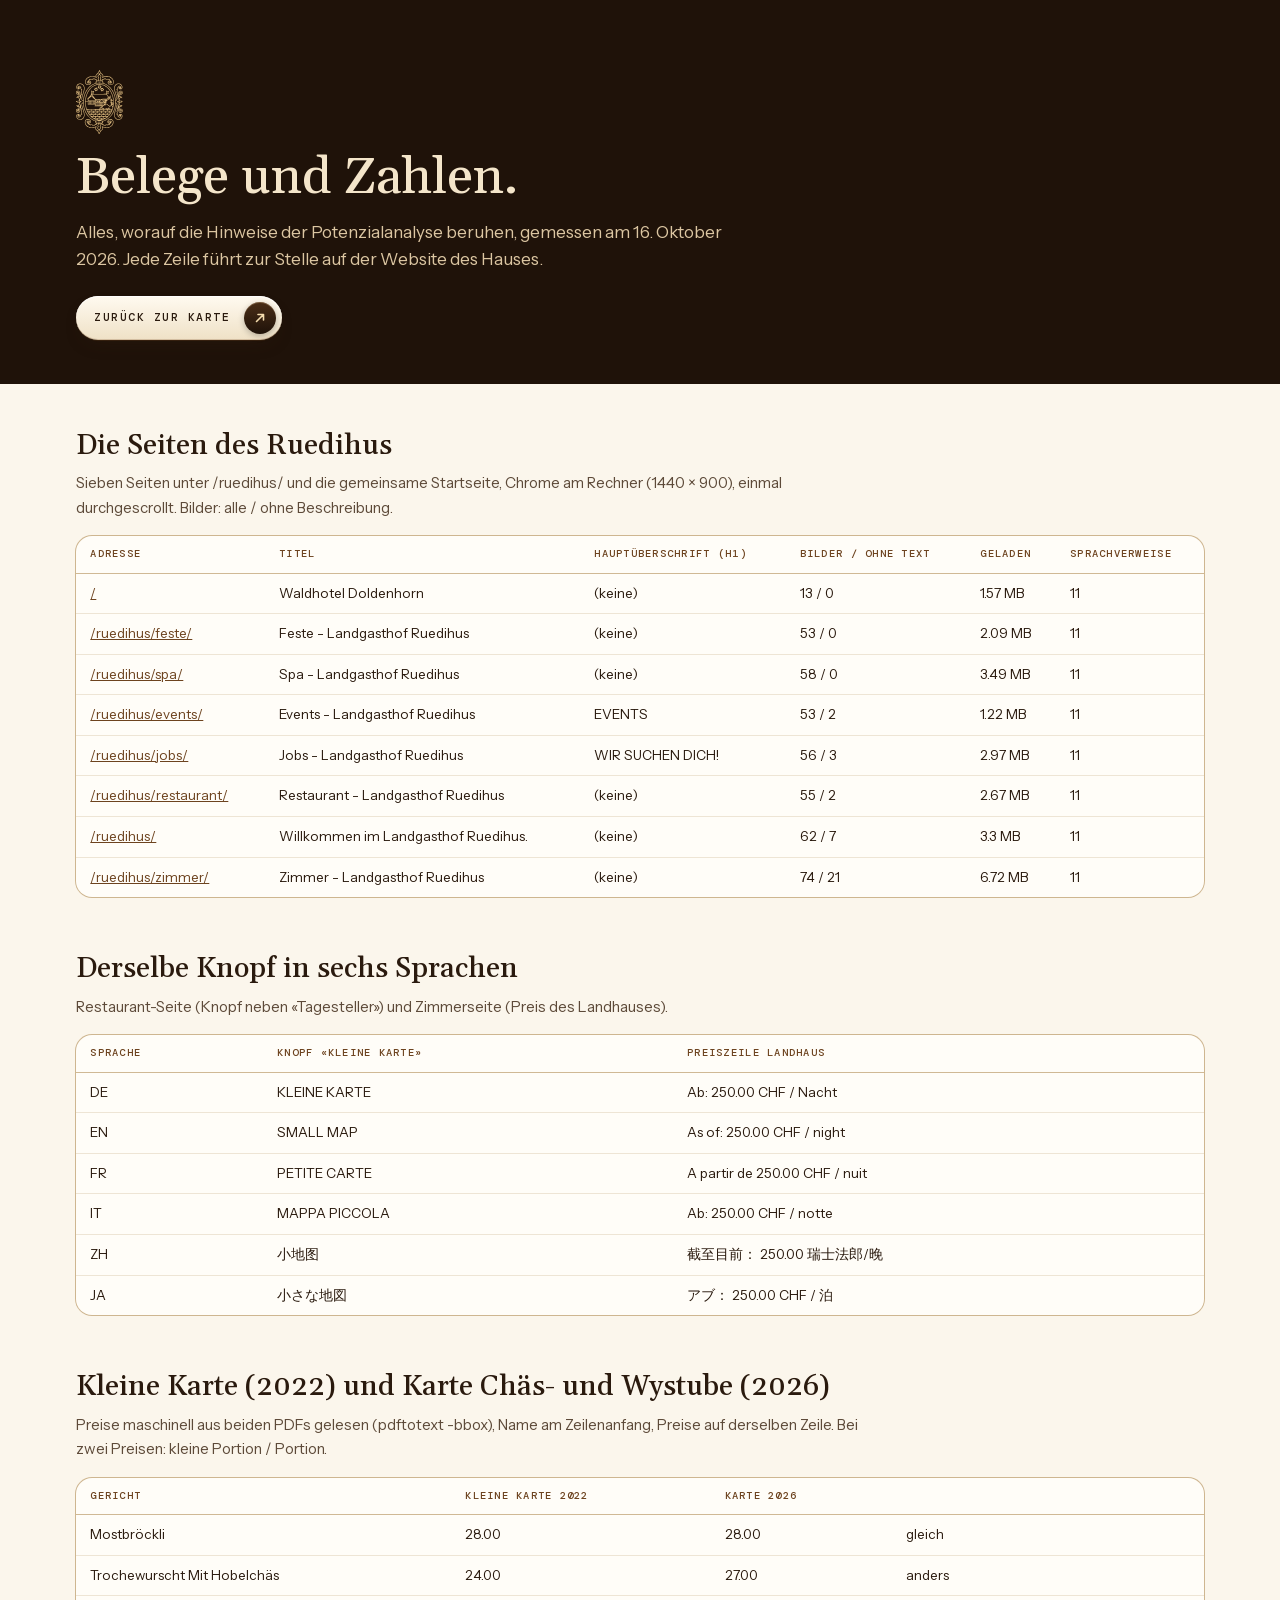
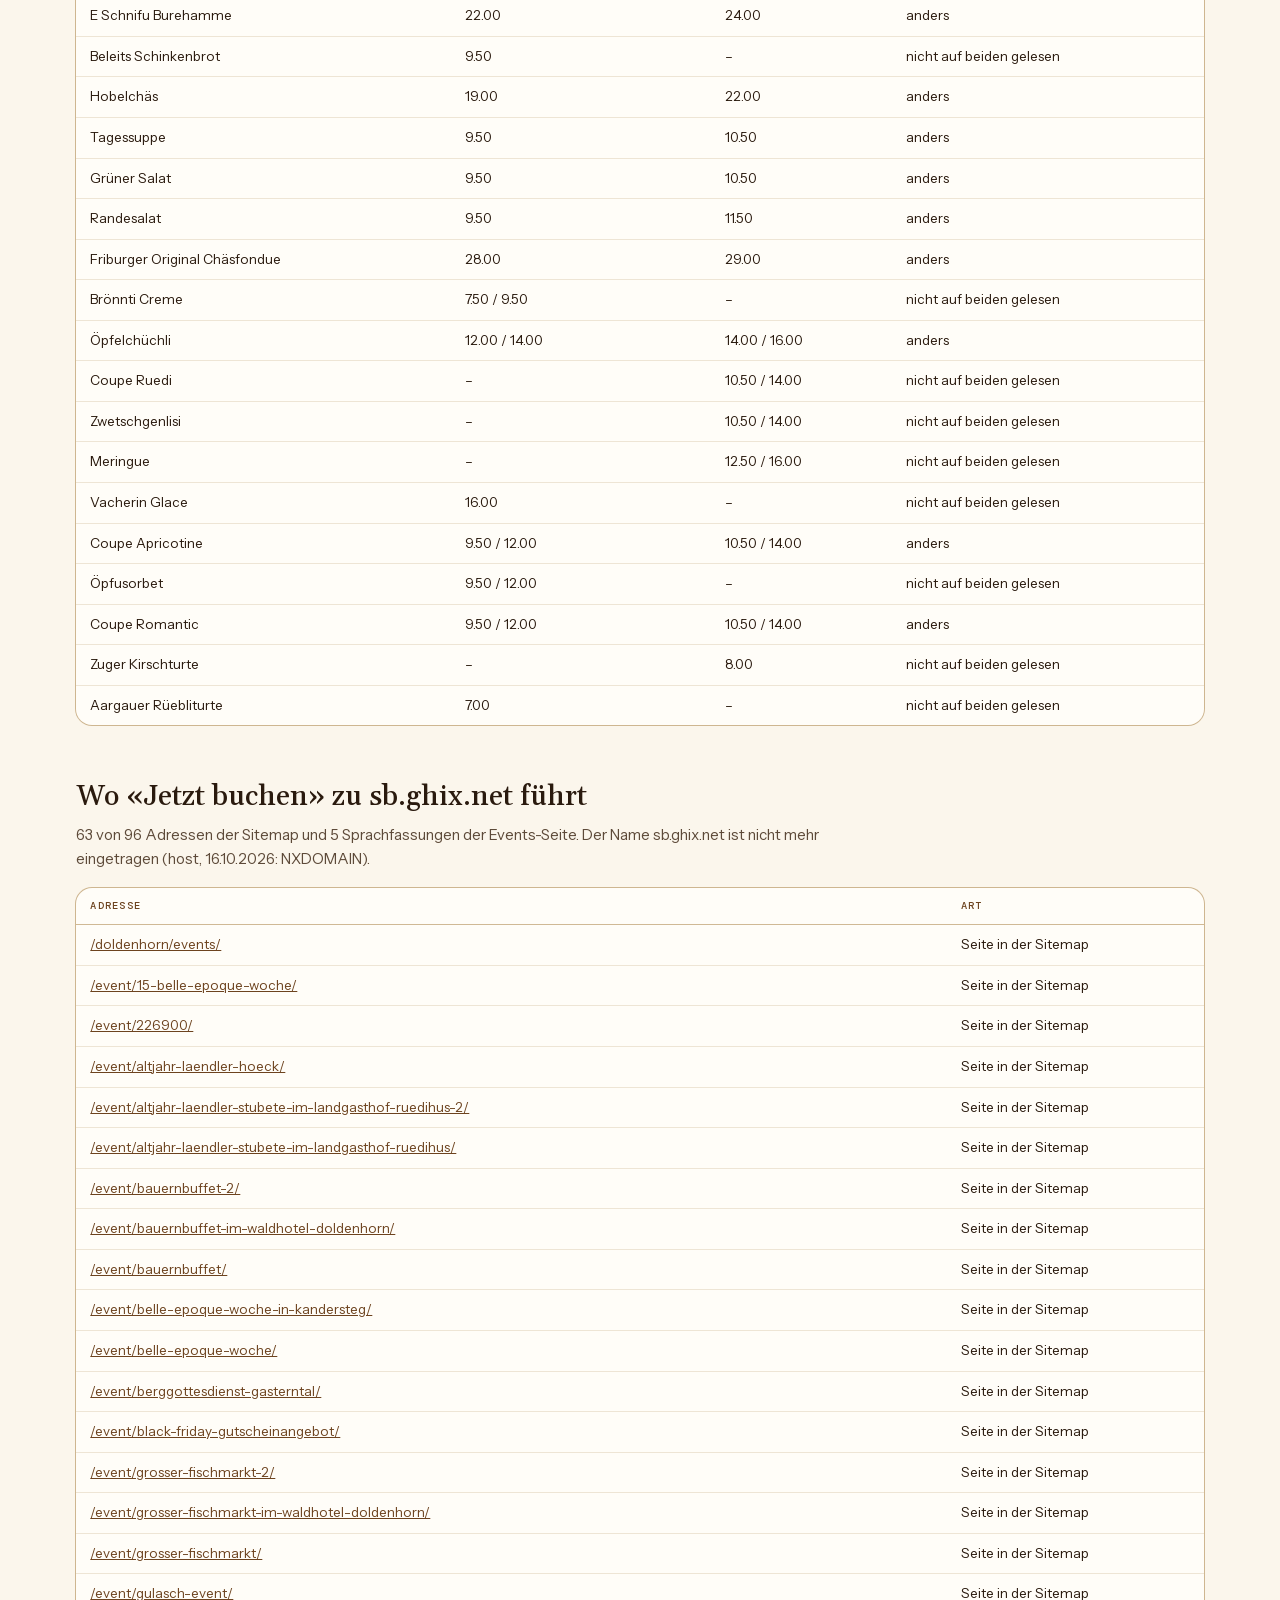
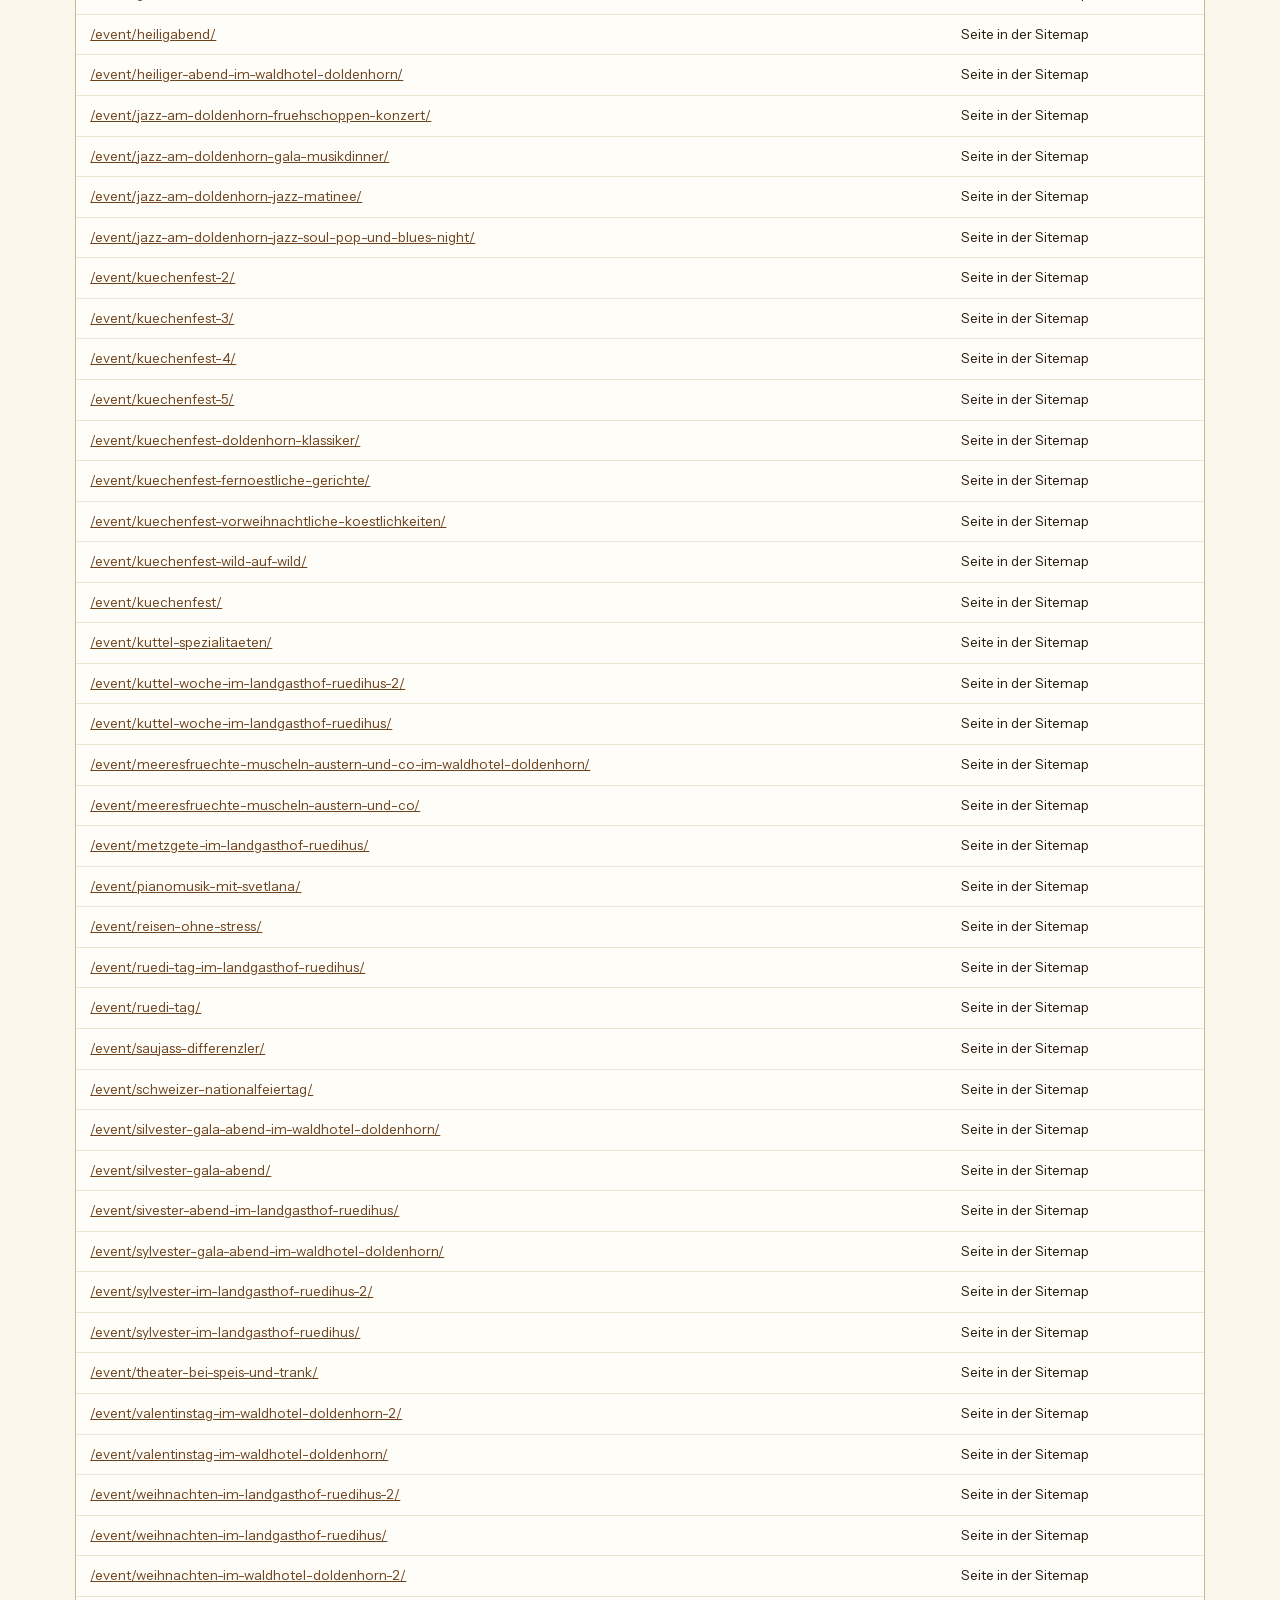
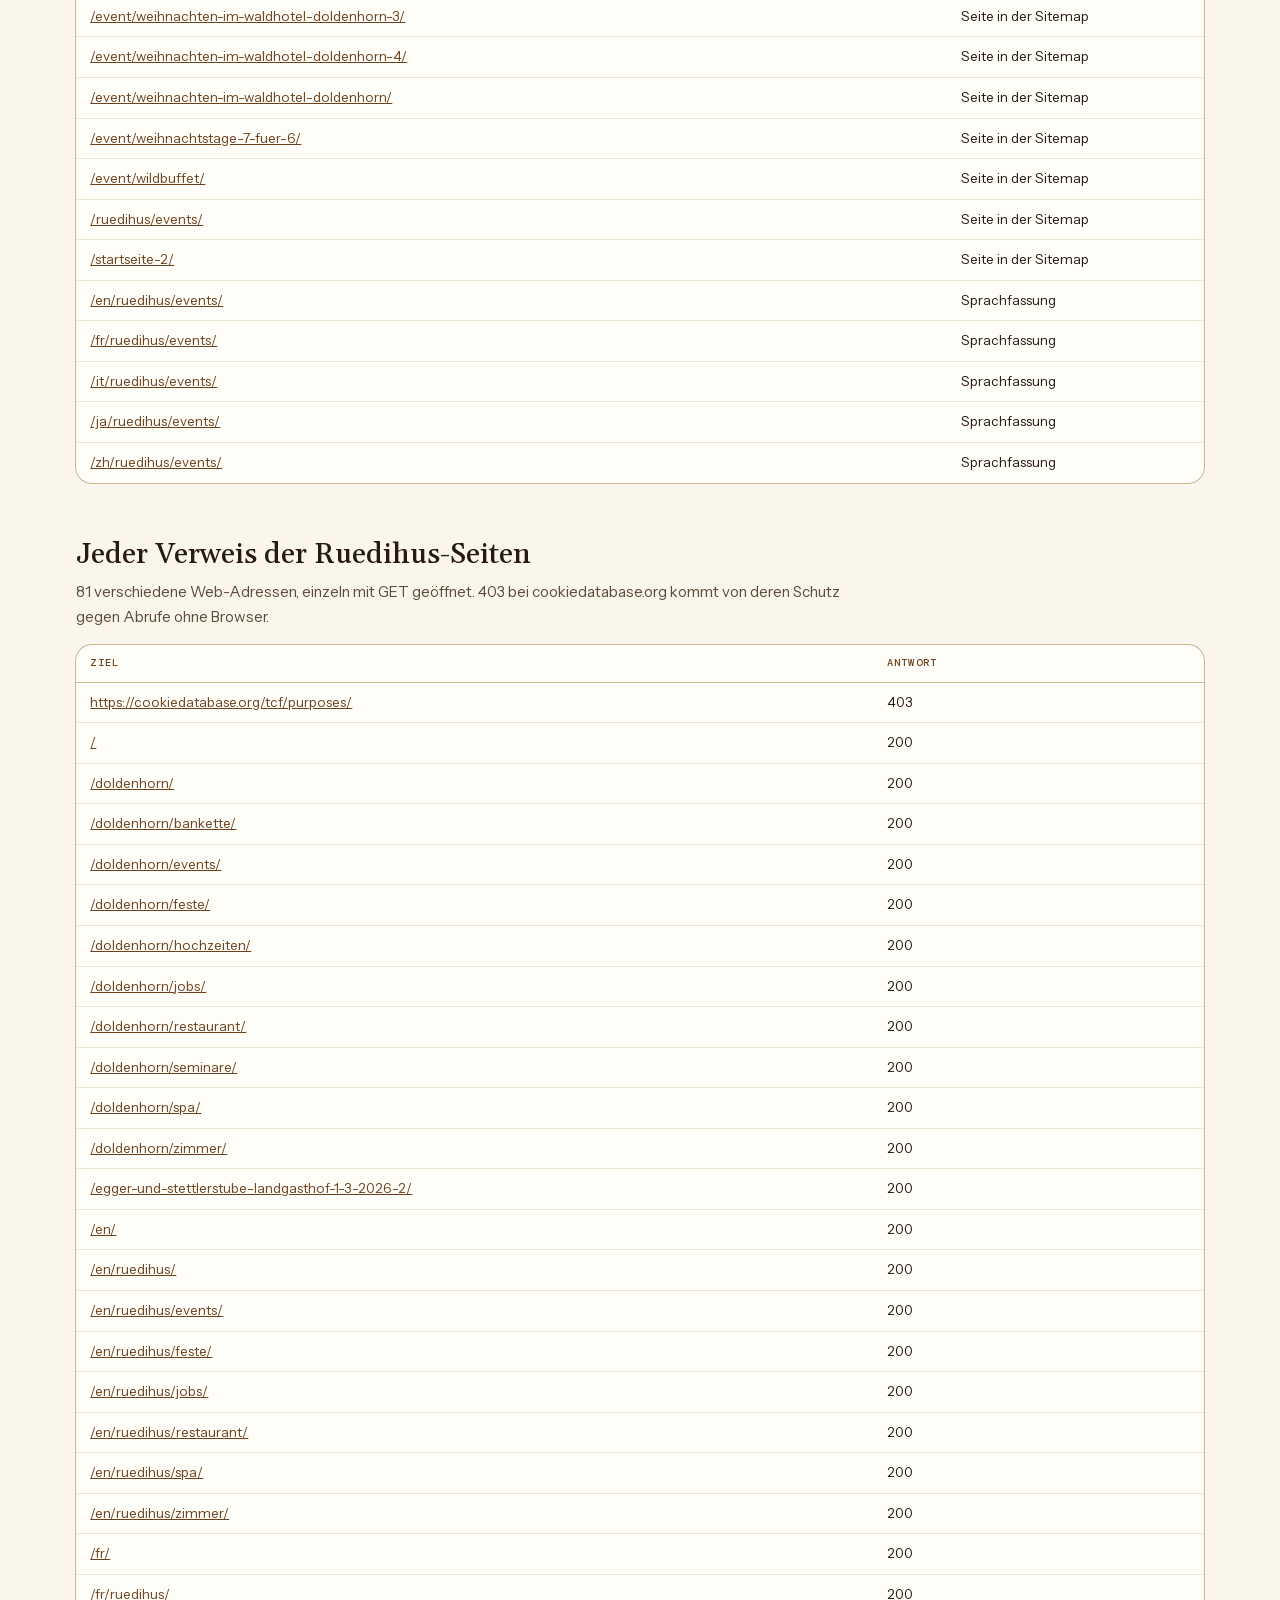
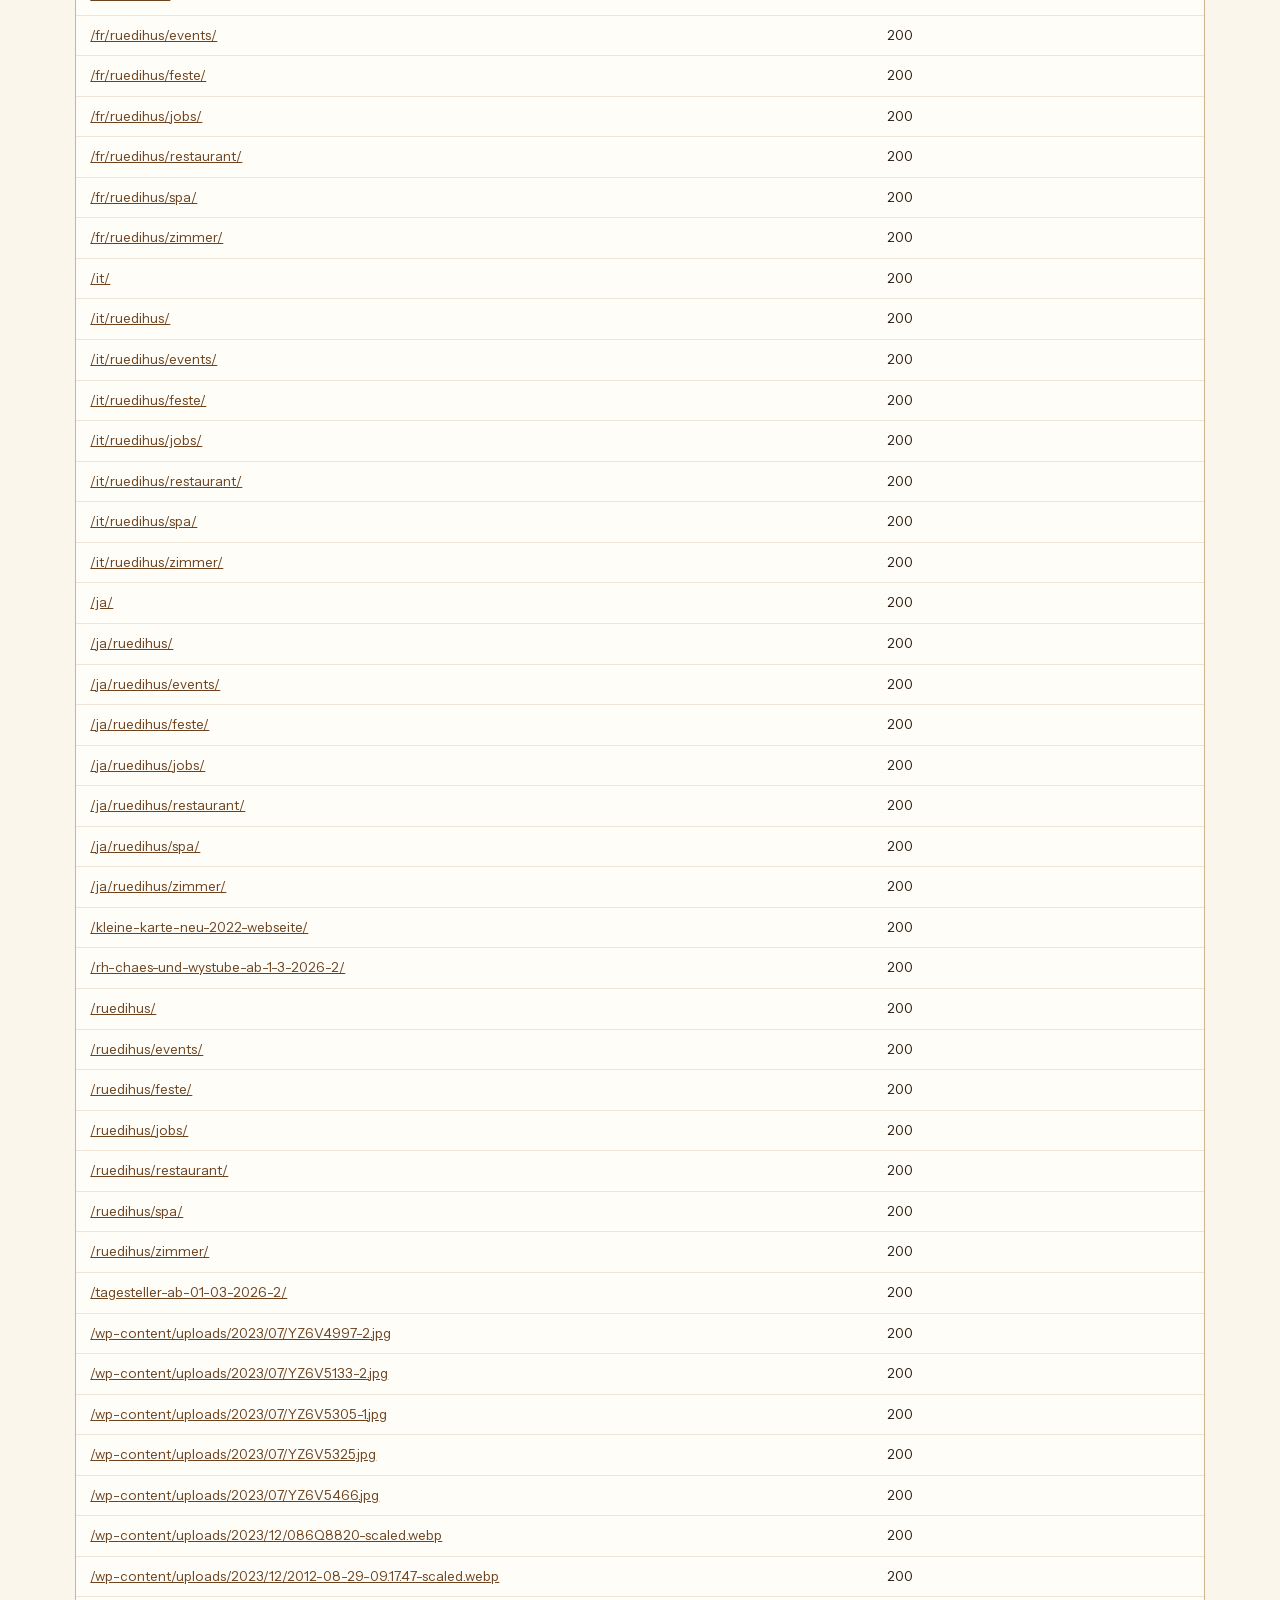
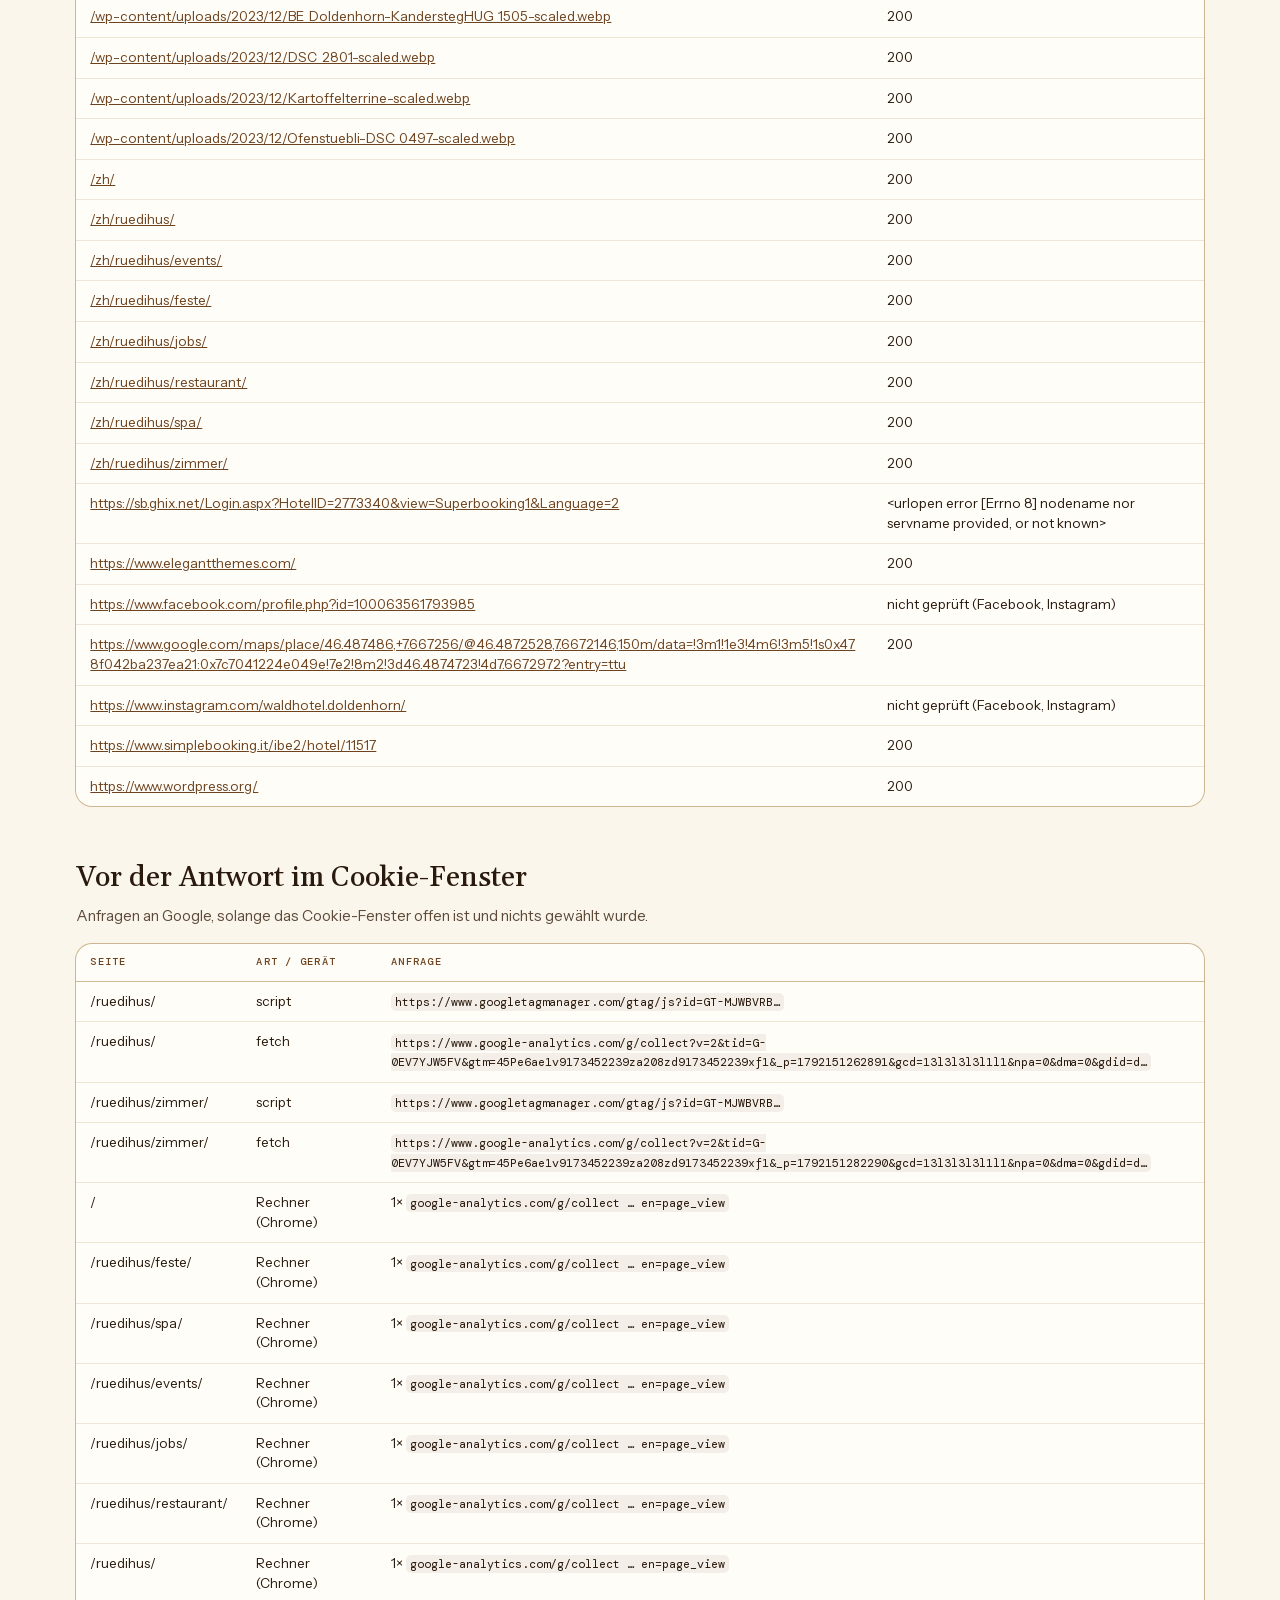
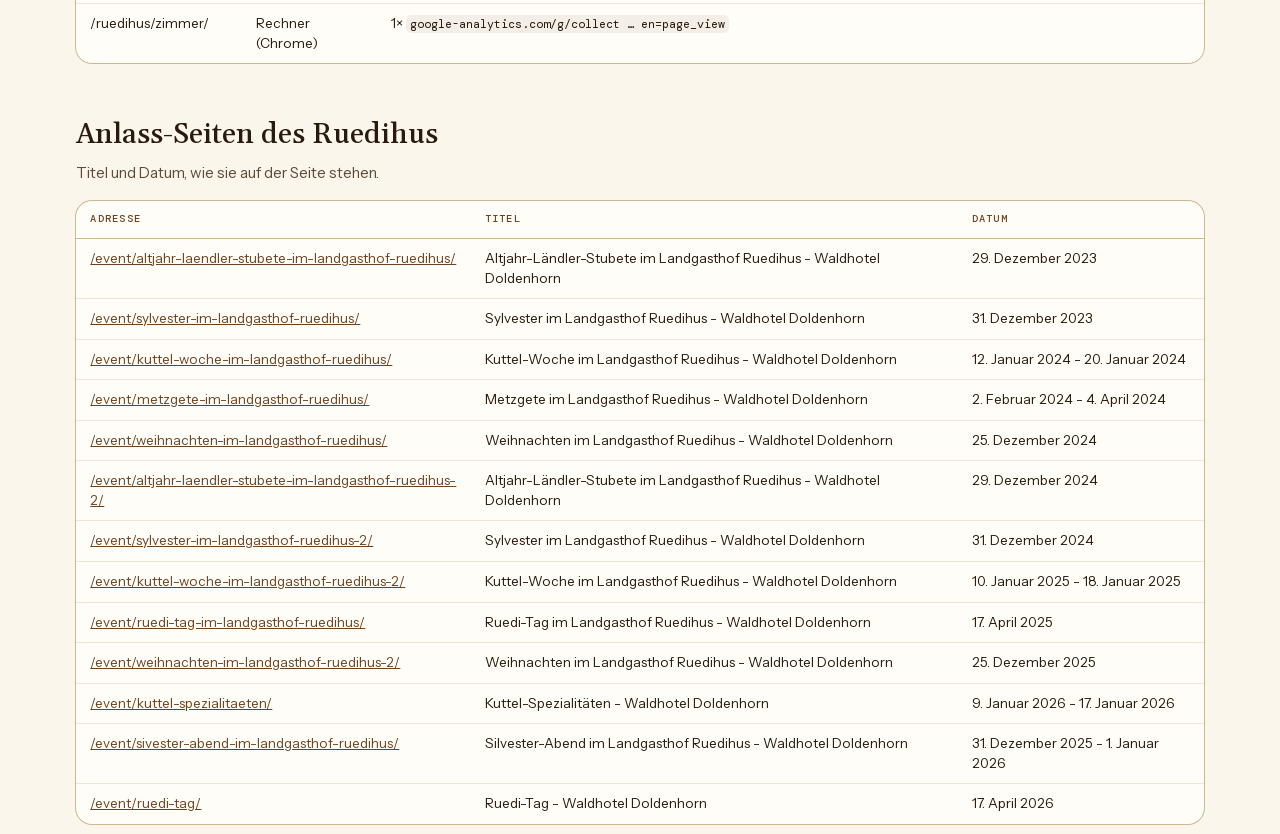
<file: belege/index.html>
<!doctype html><html lang="de-CH"><head><script data-wurzel>/* Wurzel-Weiche: Seite laeuft an der Wurzel einer Adresse oder in einem Unterordner (github.io/<repo>/) */(function(){var D=1,p=location.pathname.split('/');p.splice(p.length-1-D,D+1);var W=p.join('/')+'/';window.__W=W;if(W==='/')return;var O=location.origin;
function f(u){if(typeof u!=='string')return u;if(u.indexOf(O+'/')===0)return O+f(u.slice(O.length));if(u.charAt(0)!=='/'||u.charAt(1)==='/'||u.indexOf(W)===0||u+'/'===W)return u;return W+u.slice(1)}
function s(v){return typeof v!=='string'?v:v.replace(/(^|,)(\s*)(\S+)/g,function(m,a,b,u){return a+b+f(u)})}
function c(v){return typeof v!=='string'?v:v.replace(/url\(\s*(['"]?)([^'")]+)/g,function(m,q,u){return 'url('+q+f(u)})}
function h(v){return typeof v!=='string'?v:c(v.replace(/(\s(?:src|href|poster|action|data-src|data-href)\s*=\s*)(["'])([^"']*)\2/gi,function(m,a,q,u){return a+q+f(u)+q}).replace(/(\s(?:srcset|imagesrcset|data-srcset)\s*=\s*)(["'])([^"']*)\2/gi,function(m,a,q,u){return a+q+s(u)+q}))}
function d(K,k,g){K=window[K];if(!K)return;var x=Object.getOwnPropertyDescriptor(K.prototype,k);if(!x||!x.set)return;Object.defineProperty(K.prototype,k,{configurable:true,enumerable:x.enumerable,get:x.get,set:function(v){x.set.call(this,g(v))}})}
[['HTMLImageElement','src'],['HTMLScriptElement','src'],['HTMLLinkElement','href'],['HTMLIFrameElement','src'],['HTMLSourceElement','src'],['HTMLMediaElement','src'],['HTMLVideoElement','poster'],['HTMLAnchorElement','href'],['HTMLAreaElement','href'],['HTMLFormElement','action'],['HTMLEmbedElement','src'],['HTMLObjectElement','data']].forEach(function(z){d(z[0],z[1],f)});
[['HTMLImageElement','srcset'],['HTMLSourceElement','srcset'],['HTMLLinkElement','imageSrcset']].forEach(function(z){d(z[0],z[1],s)});
d('Element','innerHTML',h);d('Element','outerHTML',h);var iah=Element.prototype.insertAdjacentHTML;Element.prototype.insertAdjacentHTML=function(w,v){return iah.call(this,w,h(v))};
var sa=Element.prototype.setAttribute;Element.prototype.setAttribute=function(n,v){var l=String(n).toLowerCase();if(/^(src|href|poster|action|data|data-src|data-href)$/.test(l))v=f(v);else if(/srcset$/.test(l))v=s(v);else if(l==='style')v=c(v);return sa.call(this,n,v)};
var st=CSSStyleDeclaration.prototype,sp=st.setProperty;st.setProperty=function(n,v,q){return sp.call(this,n,c(v),q)};['background','backgroundImage','cssText','maskImage','webkitMaskImage','listStyleImage','borderImageSource','content'].forEach(function(k){var x=Object.getOwnPropertyDescriptor(st,k);if(x&&x.set)Object.defineProperty(st,k,{configurable:true,enumerable:x.enumerable,get:x.get,set:function(v){x.set.call(this,c(v))}})});
var F=window.fetch;if(F)window.fetch=function(i,o){if(typeof i==='string')i=f(i);else if(i instanceof URL)i=f(i.href);return F.call(this,i,o)};
var XO=XMLHttpRequest.prototype.open;XMLHttpRequest.prototype.open=function(){var a=[].slice.call(arguments);a[1]=f(a[1] instanceof URL?a[1].href:a[1]);return XO.apply(this,a)};
if(navigator.sendBeacon){var B=navigator.sendBeacon;navigator.sendBeacon=function(u,x){return B.call(navigator,f(u),x)}}
var wo=window.open;window.open=function(u){var a=[].slice.call(arguments);a[0]=f(u);return wo.apply(window,a)};
var dw=document.write,dl=document.writeln;document.write=function(){return dw.apply(document,[].map.call(arguments,h))};document.writeln=function(){return dl.apply(document,[].map.call(arguments,h))};
['pushState','replaceState'].forEach(function(k){var o=history[k];history[k]=function(a,b,u){return o.call(history,a,b,u==null?u:f(String(u)))}});
function e(el){if(!el||el.nodeType!==1)return;['src','href','poster','action'].forEach(function(a){var v=el.getAttribute(a);if(v&&v.charAt(0)==='/'){var z=f(v);if(z!==v)sa.call(el,a,z)}});var t=el.getAttribute('srcset');if(t&&/(^|,)\s*\/[^\/]/.test(t)){var z=s(t);if(z!==t)sa.call(el,'srcset',z)}t=el.getAttribute('style');if(t&&/url\(\s*['"]?\/[^\/]/.test(t)){z=c(t);if(z!==t)sa.call(el,'style',z)}}
new MutationObserver(function(ms){ms.forEach(function(m){if(m.type==='attributes')e(m.target);else m.addedNodes.forEach(function(n){if(n.nodeType!==1)return;e(n);var l=n.querySelectorAll('[src],[href],[srcset],[poster],[action],[style]');for(var i=0;i<l.length;i++)e(l[i])})})}).observe(document.documentElement,{childList:true,subtree:true,attributes:true,attributeFilter:['src','href','srcset','poster','action','style']})})();</script><script>(function () { try { if (!location.hash && 'scrollRestoration' in history) history.scrollRestoration = 'manual'; } catch (e) {} })();</script><meta charset="utf-8"><meta name="viewport" content="width=device-width, initial-scale=1">
<title>Belege · Potenzialanalyse Landgasthof Ruedihus</title><meta name="robots" content="noindex, nofollow"><link rel="icon" href="../assets/favicon.svg" type="image/svg+xml">
<link rel="stylesheet" href="../assets/seite.css?v=d6904430"><script src="../besuch.js?v=3c4c57a56e" defer></script><script src="../verweil.js?v=5881fd455d" defer></script></head><body class="belege-seite"><svg width="0" height="0" style="position:absolute" aria-hidden="true"><symbol id="zeichen" viewBox="0 0 1044.000000 1398.000000"><g transform="translate(0.000000,1398.000000) scale(0.100000,-0.100000)"><path d="M5066 13958 c-3 -13 -23 -45 -46 -72 -28 -34 -40 -58 -40 -80 0 -17
-9 -50 -21 -71 -11 -22 -27 -57 -34 -78 -15 -38 -43 -77 -127 -173 -47 -53
-48 -56 -48 -119 0 -64 -21 -105 -55 -105 -26 0 -151 -91 -249 -183 -111 -103
-153 -168 -178 -276 -14 -61 2 -186 32 -243 11 -22 19 -47 16 -54 -7 -18 -50
-18 -65 0 -12 15 -85 36 -123 36 -13 0 -48 12 -78 26 -30 14 -87 29 -127 34
-40 5 -88 17 -106 26 -27 15 -65 18 -232 18 -219 1 -410 -26 -556 -79 -36 -13
-88 -26 -115 -30 -27 -4 -63 -16 -80 -26 -17 -10 -51 -26 -75 -34 -23 -9 -50
-22 -59 -29 -8 -7 -32 -19 -52 -25 -20 -7 -66 -34 -103 -61 -36 -28 -78 -56
-93 -64 -15 -8 -39 -27 -53 -42 -15 -16 -50 -51 -79 -79 -90 -86 -203 -244
-216 -304 -4 -14 -18 -46 -32 -70 -90 -158 -112 -563 -40 -732 39 -92 108
-174 208 -249 53 -38 96 -61 140 -74 36 -10 85 -25 110 -32 71 -23 151 -28
252 -15 169 21 262 67 387 192 82 82 95 98 132 169 33 63 34 68 34 186 0 154
-28 220 -132 305 -93 78 -106 83 -194 81 -109 -3 -123 10 -86 76 15 28 27 57
27 65 0 29 49 57 102 57 27 0 63 7 80 16 18 9 61 26 97 38 66 22 66 22 131 0
107 -38 271 -27 344 24 98 68 91 66 167 52 57 -11 82 -11 134 -1 71 14 83 11
148 -44 21 -18 72 -47 115 -65 78 -33 79 -33 179 -14 44 8 93 -38 93 -89 0
-39 -10 -49 -61 -66 -20 -6 -53 -26 -74 -44 -38 -33 -38 -33 -47 -142 -8 -90
-14 -116 -34 -146 -21 -31 -24 -46 -24 -126 0 -105 -4 -111 -82 -122 -29 -5
-78 -20 -108 -34 -30 -15 -61 -27 -68 -27 -7 0 -56 -22 -109 -50 -53 -27 -101
-50 -108 -50 -22 0 -184 -88 -340 -184 -117 -72 -175 -112 -233 -162 -21 -17
-55 -44 -78 -60 -151 -109 -504 -468 -634 -647 -19 -26 -48 -64 -64 -85 -15
-20 -60 -84 -98 -142 -39 -58 -78 -114 -88 -125 -10 -11 -21 -31 -25 -45 -4
-14 -18 -36 -30 -50 -13 -14 -32 -43 -42 -65 -11 -22 -28 -53 -37 -70 -9 -16
-16 -35 -16 -42 0 -6 -11 -24 -24 -40 -22 -26 -51 -88 -96 -206 -10 -27 -23
-54 -29 -61 -15 -18 -70 -152 -86 -209 -7 -27 -21 -59 -30 -73 -9 -14 -24 -57
-35 -97 -39 -151 -73 -263 -93 -302 -11 -22 -24 -74 -28 -116 -5 -42 -16 -96
-24 -120 -9 -24 -22 -100 -30 -169 -7 -69 -23 -155 -35 -192 -11 -37 -21 -88
-22 -115 -3 -141 -53 -168 -171 -93 -73 46 -80 69 -79 255 0 167 23 289 84
455 11 30 23 80 27 111 5 31 20 82 34 115 35 83 65 176 88 273 11 45 26 95 34
110 21 42 84 241 96 305 5 31 19 72 30 90 11 19 24 62 30 96 5 35 17 76 26 93
8 17 22 78 29 135 9 70 21 116 35 139 46 75 51 555 6 624 -9 13 -23 52 -31 87
-14 62 -80 195 -139 281 -43 62 -233 248 -277 271 -19 10 -57 30 -84 44 -27
14 -56 26 -63 26 -8 0 -36 11 -63 25 -107 54 -422 52 -541 -5 -35 -16 -75 -30
-89 -30 -78 0 -343 -237 -378 -337 -7 -20 -19 -44 -28 -54 -8 -9 -21 -37 -29
-61 -7 -23 -22 -63 -33 -88 -17 -39 -19 -65 -18 -205 2 -160 2 -160 36 -223
41 -78 119 -150 208 -194 64 -32 72 -33 182 -33 149 0 201 29 310 169 58 75
56 169 -5 238 -61 68 -81 78 -160 78 -61 0 -76 -4 -114 -30 -58 -40 -65 -38
-58 11 15 110 149 183 273 149 38 -11 54 -23 88 -69 49 -66 106 -126 125 -132
10 -4 15 -33 18 -114 3 -93 7 -115 26 -145 13 -19 29 -48 35 -65 8 -19 35 -45
73 -69 68 -44 76 -55 59 -87 -52 -96 -37 -429 20 -464 13 -8 13 -72 -1 -80 -5
-4 -21 -30 -34 -58 -14 -29 -34 -68 -45 -87 -20 -33 -21 -47 -18 -222 3 -187
3 -187 -24 -215 -14 -15 -34 -46 -45 -68 -10 -22 -26 -41 -35 -43 -32 -6 -39
41 -35 227 5 179 -4 284 -29 356 -8 23 -14 57 -14 77 0 64 -66 203 -119 249
-97 86 -146 100 -339 100 -145 0 -145 0 -216 -36 -93 -49 -123 -77 -156 -152
-16 -34 -38 -66 -49 -73 -32 -16 -33 -325 -1 -333 20 -5 34 -30 45 -80 9 -46
69 -101 146 -137 69 -31 74 -32 174 -28 82 4 109 9 137 26 62 39 77 16 37 -53
-35 -59 -23 -147 36 -260 61 -118 50 -139 -46 -95 -69 31 -126 26 -206 -17
-72 -40 -145 -110 -158 -153 -4 -14 -19 -37 -32 -52 -25 -26 -43 -83 -46 -143
-3 -44 41 -47 98 -6 24 17 51 31 61 31 10 0 45 13 79 30 96 47 163 20 199 -79
10 -28 24 -55 32 -62 8 -6 19 -30 25 -52 6 -23 22 -55 36 -72 94 -116 100
-135 53 -187 -28 -31 -30 -37 -30 -115 0 -104 -13 -116 -107 -90 -43 11 -72
13 -113 7 -123 -19 -239 -50 -310 -83 -42 -20 -88 -39 -103 -42 -26 -7 -27
-10 -27 -70 0 -62 0 -64 30 -70 17 -4 60 -22 96 -41 36 -19 73 -34 81 -34 9 0
51 -12 92 -26 71 -24 86 -26 216 -23 l140 4 1 -86 c0 -81 3 -89 32 -130 41
-56 40 -73 -7 -119 -21 -20 -51 -64 -66 -96 -15 -33 -35 -67 -44 -77 -9 -10
-27 -46 -41 -80 -34 -83 -57 -96 -142 -78 -35 7 -99 32 -143 55 -174 92 -185
70 -75 -154 50 -104 65 -120 154 -169 98 -53 139 -59 211 -28 105 44 113 28
56 -108 -52 -121 -60 -176 -33 -241 45 -107 31 -125 -61 -77 -96 50 -223 36
-337 -39 -68 -44 -89 -64 -90 -86 0 -27 -32 -81 -51 -87 -31 -10 -29 -339 2
-355 11 -7 31 -35 44 -64 53 -120 206 -200 385 -200 258 0 421 130 450 359 5
39 16 90 25 115 14 37 17 88 17 282 1 247 5 279 42 265 9 -4 24 -24 33 -44 8
-21 31 -55 50 -77 30 -32 34 -43 28 -70 -3 -17 -9 -90 -12 -163 -5 -131 -5
-132 25 -195 17 -35 33 -73 37 -86 4 -12 17 -34 31 -49 31 -34 30 -64 -3 -104
-26 -30 -33 -57 -49 -179 -3 -25 1 -86 10 -138 28 -161 26 -170 -47 -234 -88
-78 -121 -146 -125 -258 -4 -116 -6 -123 -52 -155 -23 -16 -52 -47 -65 -69
-50 -86 -88 -111 -163 -111 -95 1 -191 58 -209 126 -7 24 -15 55 -19 68 -4 13
-3 22 2 20 5 -2 42 -21 83 -42 79 -41 90 -42 171 -12 120 44 164 164 102 281
-24 47 -127 154 -148 154 -5 0 -31 12 -59 25 -69 34 -160 34 -233 0 -30 -14
-62 -25 -73 -25 -25 0 -175 -138 -200 -184 -49 -93 -48 -358 3 -489 18 -45 42
-98 55 -117 13 -19 23 -40 23 -47 0 -7 13 -27 28 -45 15 -18 36 -45 45 -60 64
-103 318 -246 482 -272 129 -21 334 -17 420 9 186 55 450 249 517 380 12 22
31 54 42 70 27 36 82 167 92 215 3 19 15 50 25 70 47 91 47 488 0 624 -12 32
-28 100 -36 150 -19 109 -48 218 -81 305 -14 35 -31 94 -39 132 -8 39 -21 82
-29 98 -8 15 -22 58 -30 95 -9 36 -24 83 -35 104 -10 20 -22 57 -26 82 -4 25
-15 61 -25 80 -10 20 -23 61 -28 91 -6 31 -20 71 -31 90 -11 19 -25 67 -31
106 -5 38 -19 91 -30 117 -11 26 -25 77 -31 114 -6 37 -19 83 -29 102 -36 72
-46 389 -15 450 35 69 139 123 181 95 33 -22 42 -64 49 -245 3 -97 12 -183 20
-210 8 -25 21 -94 30 -155 9 -60 24 -141 35 -180 10 -38 23 -110 29 -158 7
-58 18 -101 31 -123 12 -18 26 -64 32 -101 6 -37 19 -84 29 -105 10 -20 21
-56 25 -80 4 -23 17 -63 29 -88 13 -25 30 -69 39 -99 26 -88 67 -185 88 -207
10 -12 25 -44 32 -72 8 -28 21 -61 30 -73 9 -13 16 -31 16 -40 0 -9 12 -34 26
-55 15 -21 51 -86 81 -144 30 -58 60 -112 68 -120 7 -8 22 -33 34 -55 12 -22
37 -62 56 -90 19 -27 52 -74 73 -104 61 -87 120 -166 192 -254 19 -24 53 -66
75 -93 99 -121 461 -463 550 -519 17 -11 55 -40 85 -66 30 -25 71 -54 90 -64
19 -9 43 -24 52 -33 16 -14 81 -52 268 -157 41 -23 91 -47 111 -54 20 -6 44
-20 54 -31 10 -11 34 -22 54 -25 20 -4 61 -17 91 -30 30 -14 81 -32 113 -41
70 -19 83 -37 90 -127 4 -53 11 -77 33 -109 25 -36 30 -53 34 -134 7 -112 21
-137 100 -175 77 -37 92 -89 41 -140 -28 -28 -34 -29 -115 -29 -99 0 -181 -30
-249 -90 -38 -33 -38 -33 -194 -34 -146 -1 -157 0 -186 21 -44 33 -182 83
-246 90 -46 4 -67 1 -118 -21 -81 -34 -138 -34 -206 0 -32 17 -79 30 -121 34
-76 9 -122 45 -146 117 -23 67 -14 78 65 78 113 1 240 77 290 174 13 25 32 53
43 62 40 34 40 243 1 311 -11 18 -28 53 -39 76 -36 78 -195 218 -302 267 -123
55 -367 72 -473 32 -22 -9 -66 -23 -97 -31 -119 -33 -289 -193 -321 -302 -8
-28 -25 -71 -38 -95 -38 -73 -41 -327 -5 -423 15 -38 35 -103 45 -145 18 -70
49 -144 104 -246 47 -88 174 -226 296 -323 47 -38 200 -142 208 -142 3 0 70
-29 148 -65 96 -44 154 -65 181 -65 21 0 71 -12 109 -26 209 -74 728 -66 938
15 16 6 44 11 64 11 24 0 54 11 85 31 58 38 120 45 126 16 2 -11 -8 -45 -22
-77 -50 -110 -34 -255 37 -350 50 -67 196 -220 210 -220 5 0 25 -14 45 -31 20
-18 58 -42 85 -54 80 -37 98 -60 91 -114 -6 -55 33 -130 115 -216 32 -34 51
-65 59 -95 6 -25 20 -63 32 -85 11 -21 20 -46 20 -54 0 -42 94 -151 131 -151
38 0 125 155 164 293 10 35 29 63 69 104 31 31 56 60 56 63 0 4 14 24 30 45
25 32 30 47 30 94 0 68 10 84 71 109 25 11 62 36 83 56 22 20 44 36 51 36 28
0 191 176 233 251 42 76 42 78 42 178 0 86 -4 110 -27 166 -33 82 -26 95 43
71 26 -9 58 -26 71 -38 16 -15 43 -25 81 -29 31 -4 84 -17 117 -29 173 -63
691 -61 880 3 39 13 94 27 123 31 32 4 98 28 165 60 62 29 122 57 134 60 24 8
81 43 197 123 97 68 269 253 339 366 33 54 81 169 91 217 3 19 19 64 34 100
26 63 27 70 27 260 0 179 -2 198 -21 230 -11 19 -29 59 -39 88 -25 68 -108
168 -188 225 -133 94 -230 122 -427 121 -201 -1 -253 -21 -462 -172 -44 -32
-104 -113 -119 -162 -6 -19 -23 -52 -36 -72 -36 -53 -39 -202 -6 -263 12 -22
33 -64 47 -93 22 -45 38 -60 116 -112 89 -58 111 -65 210 -72 34 -3 35 -4 34
-45 -2 -89 -65 -143 -169 -143 -26 0 -65 -13 -110 -36 -78 -39 -107 -39 -180
-1 -82 44 -277 11 -369 -62 -35 -28 -35 -28 -194 -26 -160 2 -160 2 -198 33
-88 70 -148 92 -248 92 -113 0 -136 12 -136 71 0 44 24 74 90 114 62 37 75 66
73 159 -3 80 -2 84 32 132 28 39 35 58 35 96 0 56 22 82 78 93 20 4 53 15 73
26 21 10 59 23 85 29 26 6 60 22 76 35 20 17 42 25 66 25 21 0 52 10 72 22 19
12 82 46 140 75 58 29 128 66 155 82 28 16 67 39 87 51 65 36 223 143 231 157
4 7 26 22 47 33 21 11 43 26 47 33 4 7 24 24 43 37 80 54 283 245 440 415 71
77 133 153 223 278 23 32 57 76 75 98 17 23 32 44 32 49 0 4 12 23 28 43 15
20 41 59 57 87 17 28 43 69 58 91 16 22 47 77 71 122 24 45 53 100 64 122 12
22 36 74 54 115 17 41 41 88 51 103 18 26 38 76 87 212 9 28 29 73 43 100 14
28 31 79 37 115 6 35 17 76 25 90 7 14 18 49 24 78 6 29 20 71 31 93 11 21 25
74 31 117 5 42 16 106 24 142 8 36 24 110 34 166 10 55 26 120 34 145 10 30
19 121 27 265 15 290 15 292 107 250 94 -44 137 -211 92 -361 -5 -16 -13 -64
-18 -105 -6 -41 -19 -95 -30 -120 -11 -25 -24 -79 -29 -121 -5 -41 -17 -90
-26 -107 -9 -17 -23 -61 -31 -97 -9 -37 -24 -83 -35 -102 -10 -20 -22 -61 -26
-92 -4 -31 -19 -83 -34 -116 -15 -33 -31 -76 -35 -95 -4 -19 -16 -52 -27 -74
-11 -21 -24 -68 -30 -105 -6 -36 -19 -78 -30 -93 -10 -15 -23 -55 -29 -89 -5
-33 -16 -71 -24 -83 -8 -12 -21 -65 -29 -117 -9 -56 -23 -110 -35 -131 -12
-20 -25 -67 -31 -112 -5 -42 -16 -102 -24 -134 -19 -79 -27 -151 -27 -267 -1
-133 45 -380 77 -416 8 -9 21 -38 30 -65 9 -27 22 -56 29 -64 7 -8 23 -35 35
-59 12 -24 41 -65 64 -90 23 -25 49 -55 57 -67 67 -96 298 -244 406 -258 28
-3 68 -13 87 -21 92 -38 438 -5 522 50 14 9 43 23 65 30 55 20 201 137 239
191 8 12 39 53 68 90 28 38 52 78 52 90 0 12 14 48 30 79 76 145 67 406 -18
532 -53 78 -83 102 -193 158 -82 40 -98 45 -160 45 -88 0 -189 -38 -224 -84
-14 -18 -36 -38 -49 -45 -29 -16 -86 -139 -86 -185 1 -17 13 -56 29 -86 26
-53 31 -56 101 -83 96 -37 149 -32 196 20 58 63 93 29 54 -53 -35 -71 -113
-125 -193 -131 -85 -7 -114 9 -173 98 -31 46 -60 77 -85 89 -43 23 -49 35 -49
103 -1 153 -30 216 -154 337 -56 53 -58 80 -21 197 32 100 31 122 -5 226 -41
119 -42 205 -2 268 58 91 82 240 56 352 -20 88 -24 73 47 178 20 30 43 60 52
68 10 8 17 28 17 50 0 38 14 70 26 58 4 -4 8 -127 10 -274 3 -373 10 -455 39
-517 13 -28 29 -71 36 -95 17 -57 78 -122 157 -166 137 -75 258 -86 407 -34
157 54 236 125 270 244 24 79 17 316 -10 367 -10 18 -26 49 -36 69 -38 75
-201 159 -310 159 -29 0 -67 -10 -101 -25 -80 -37 -102 -35 -93 13 3 20 9 83
12 138 5 98 4 104 -27 167 -53 111 -35 161 39 106 64 -47 211 -10 295 76 79
80 114 131 121 178 4 23 16 52 27 63 30 33 21 78 -15 82 -16 2 -36 -3 -45 -11
-25 -21 -150 -80 -202 -94 -63 -17 -98 -16 -115 5 -44 50 -64 81 -74 118 -6
23 -20 49 -30 58 -11 10 -23 31 -26 47 -4 16 -23 48 -42 72 -67 79 -67 80 -42
129 17 33 24 67 28 143 6 100 6 100 46 97 148 -12 262 -7 333 15 40 13 81 23
91 23 10 0 35 14 56 30 21 17 46 30 56 30 37 0 72 43 72 88 0 52 -22 78 -76
93 -22 6 -52 20 -67 31 -61 44 -271 72 -437 57 -66 -6 -77 12 -78 121 0 76 -3
92 -21 112 -39 43 -37 54 21 119 30 34 55 69 55 79 0 9 12 35 26 56 15 21 35
58 45 82 24 54 65 109 89 117 24 7 199 -51 225 -75 23 -21 86 -50 110 -50 36
0 38 44 6 105 -17 32 -31 68 -31 81 0 35 -111 155 -183 199 -86 52 -168 60
-215 20 -72 -61 -104 -9 -51 83 33 55 34 61 37 191 l4 133 47 -8 c25 -4 98 -8
162 -8 138 0 163 11 252 112 76 86 82 107 82 297 0 143 -2 165 -22 207 -57
123 -194 211 -346 220 -240 15 -405 -50 -462 -184 -10 -24 -29 -68 -42 -98
-32 -71 -52 -309 -46 -555 3 -168 -1 -235 -15 -234 -4 0 -19 26 -34 57 -15 31
-48 82 -74 112 -44 52 -46 56 -39 100 28 183 13 321 -45 408 -45 68 -47 106
-11 226 46 153 47 177 17 270 -44 132 -35 183 35 213 14 6 46 40 71 75 51 70
82 187 71 265 -5 38 -3 41 55 91 36 31 68 70 81 98 31 65 69 80 178 66 96 -11
123 -26 163 -90 48 -77 29 -137 -24 -75 -23 26 -30 28 -113 31 -89 4 -89 4
-133 -33 -66 -54 -93 -108 -85 -170 8 -64 58 -157 101 -190 19 -15 46 -37 60
-50 33 -31 92 -41 223 -38 101 2 105 3 170 42 64 38 141 109 141 131 0 5 14
25 31 45 25 29 33 48 39 103 5 37 11 81 15 99 10 46 -23 229 -52 287 -14 27
-31 70 -39 95 -42 142 -278 359 -434 401 -25 7 -63 22 -85 34 -37 20 -54 21
-250 21 -210 0 -210 0 -255 -27 -25 -14 -65 -32 -90 -38 -25 -7 -56 -20 -70
-30 -14 -9 -35 -21 -48 -24 -12 -4 -50 -32 -85 -62 -34 -30 -65 -54 -69 -54
-20 0 -218 -270 -218 -298 0 -4 -15 -38 -34 -77 -86 -175 -111 -515 -55 -735
4 -19 13 -68 19 -108 5 -40 21 -94 34 -120 13 -26 26 -75 29 -109 4 -35 16
-89 27 -120 12 -32 27 -83 35 -113 7 -30 22 -73 34 -95 12 -21 21 -55 21 -75
0 -19 10 -55 22 -80 11 -25 29 -72 38 -105 10 -33 30 -87 44 -120 14 -33 26
-78 26 -100 0 -22 10 -58 21 -80 12 -22 28 -60 35 -85 7 -25 22 -70 33 -100
11 -30 20 -70 21 -88 0 -19 11 -66 25 -105 62 -183 82 -458 37 -543 -30 -58
-85 -104 -125 -104 -47 0 -57 15 -57 89 0 66 -20 195 -38 241 -5 14 -15 68
-22 120 -6 52 -22 130 -36 173 -13 43 -24 97 -24 120 -1 23 -10 67 -21 97 -11
30 -30 88 -40 129 -11 41 -26 86 -34 100 -7 15 -19 54 -25 88 -7 35 -23 77
-36 95 -13 17 -24 42 -24 53 0 12 -10 42 -23 66 -13 24 -29 66 -36 93 -7 27
-21 62 -32 77 -11 15 -26 46 -34 68 -7 22 -20 50 -28 63 -8 13 -17 35 -21 49
-3 15 -22 46 -41 69 -21 26 -35 53 -35 70 0 15 -13 44 -30 65 -16 21 -30 41
-30 46 0 8 -83 137 -139 216 -17 23 -39 59 -50 80 -10 21 -29 47 -41 58 -13
11 -34 38 -48 60 -31 50 -116 154 -206 253 -38 42 -91 103 -119 136 -27 34
-62 69 -76 78 -14 10 -68 57 -120 105 -51 48 -103 94 -115 102 -12 8 -46 36
-76 61 -85 72 -222 166 -262 179 -20 7 -39 18 -42 26 -3 8 -20 21 -38 31 -18
9 -42 25 -53 35 -11 10 -40 25 -65 34 -24 9 -51 22 -60 29 -8 8 -62 35 -120
61 -58 26 -112 53 -120 61 -9 7 -40 19 -70 25 -30 6 -75 22 -100 35 -25 13
-61 24 -80 24 -63 0 -76 18 -84 115 -5 65 -13 99 -33 138 -23 45 -27 63 -25
128 2 98 -29 154 -107 193 -78 40 -99 82 -62 127 17 22 29 25 128 30 118 6
166 24 248 89 58 47 77 51 154 38 55 -9 80 -9 125 2 64 15 83 10 145 -40 29
-24 60 -35 137 -51 108 -22 152 -20 222 11 61 27 99 25 175 -11 36 -17 93 -34
125 -39 82 -11 92 -19 131 -96 46 -90 40 -99 -65 -99 -94 0 -157 -30 -235
-112 -91 -95 -104 -130 -104 -273 0 -168 18 -207 167 -368 105 -114 359 -207
507 -186 193 26 261 44 302 78 17 14 35 26 40 26 30 0 146 105 205 185 60 82
102 282 90 430 -9 119 -62 361 -86 395 -11 16 -26 46 -34 67 -43 123 -249 350
-424 468 -122 82 -351 195 -397 195 -15 0 -71 13 -124 29 -231 69 -304 81
-498 81 -153 0 -188 -3 -237 -20 -32 -11 -81 -22 -109 -26 -68 -8 -284 -72
-323 -95 -38 -23 -82 -25 -90 -4 -4 9 3 38 15 65 37 85 31 258 -11 341 -43 83
-163 199 -300 289 -146 97 -148 99 -148 162 0 66 -16 97 -98 188 -38 42 -68
86 -74 108 -6 20 -18 48 -28 62 -10 14 -22 44 -25 65 -10 54 -25 80 -80 143
-51 57 -70 64 -79 30z m64 -302 c6 -8 21 -33 33 -55 33 -61 91 -144 117 -166
56 -50 55 -91 -1 -121 -54 -27 -38 -62 46 -104 39 -19 82 -43 95 -52 14 -10
32 -18 41 -18 9 0 32 -12 52 -27 20 -16 53 -39 73 -53 186 -126 258 -274 208
-430 -13 -41 -24 -82 -24 -92 0 -9 -20 -54 -45 -101 -51 -96 -54 -117 -24
-158 27 -39 55 -37 120 7 30 20 76 44 103 55 27 10 66 30 88 44 22 15 71 33
110 41 39 8 83 21 99 29 15 8 63 20 106 26 43 6 109 17 146 25 79 16 323 19
362 4 15 -6 71 -17 125 -25 54 -8 111 -20 126 -26 16 -6 67 -19 114 -28 47
-10 108 -30 135 -44 28 -15 93 -47 145 -72 102 -48 288 -187 338 -252 15 -20
45 -57 67 -82 38 -45 55 -75 123 -221 81 -172 107 -418 62 -590 -53 -205 -263
-345 -520 -345 -178 0 -291 49 -419 184 -145 153 -149 304 -11 442 92 92 160
94 254 8 91 -83 97 -150 23 -226 -48 -51 -90 -57 -124 -20 -38 40 -34 79 12
106 43 25 45 52 9 86 -38 35 -67 31 -118 -15 -54 -50 -80 -101 -73 -144 22
-128 170 -218 284 -171 46 19 69 19 118 -5 140 -68 315 54 315 220 0 67 -13
89 -85 135 -56 35 -75 70 -75 138 0 46 -17 66 -73 82 -98 28 -197 149 -197
240 0 54 -26 79 -74 70 -107 -20 -209 8 -282 75 -54 49 -89 52 -136 11 -47
-40 -67 -49 -134 -56 -106 -12 -145 6 -235 114 -34 39 -74 41 -135 5 -56 -33
-142 -31 -191 4 -48 34 -68 28 -139 -43 -95 -95 -127 -109 -249 -110 -110 -1
-127 -6 -175 -61 -41 -47 -60 -92 -60 -143 0 -79 -30 -101 -139 -101 -111 0
-110 -1 -90 132 14 90 31 138 70 194 30 43 49 116 49 183 0 31 -9 45 -60 96
-73 72 -73 82 -11 148 26 29 54 68 60 88 6 20 21 45 31 54 27 25 28 131 2 166
-10 13 -26 44 -35 69 -17 44 -75 101 -187 182 -20 15 -42 40 -48 55 -27 74
-52 162 -52 185 0 47 -64 81 -104 54 -18 -11 -26 -28 -31 -64 -4 -28 -17 -71
-31 -98 -13 -26 -24 -55 -24 -63 0 -26 -28 -60 -73 -88 -121 -77 -205 -198
-215 -310 -4 -46 -1 -58 27 -99 17 -26 31 -52 31 -57 0 -5 23 -35 50 -67 63
-73 63 -86 -5 -160 -55 -60 -55 -60 -55 -138 0 -78 0 -79 52 -156 47 -70 52
-82 54 -139 1 -34 7 -78 13 -97 19 -60 2 -80 -67 -80 -119 0 -163 32 -173 125
-8 75 -40 133 -98 172 -29 20 -44 22 -129 20 -116 -2 -152 13 -248 104 -69 67
-101 75 -161 38 -47 -29 -112 -27 -178 6 -77 37 -94 34 -149 -30 -65 -76 -90
-87 -194 -86 -83 1 -152 24 -152 52 0 11 -54 39 -77 39 -11 0 -36 -18 -57 -39
-67 -69 -142 -95 -253 -88 -106 7 -113 3 -113 -72 0 -22 -7 -58 -15 -79 -20
-48 -123 -140 -173 -154 -53 -14 -72 -35 -72 -77 0 -51 -38 -122 -79 -146 -68
-40 -91 -70 -91 -117 0 -99 48 -182 137 -234 59 -34 111 -36 185 -5 55 23 58
24 100 8 60 -23 93 -21 166 10 65 27 102 70 130 152 17 50 16 54 -32 114 -57
69 -94 86 -140 64 -51 -24 -52 -51 -5 -102 48 -52 50 -79 7 -105 -42 -25 -61
-25 -108 1 -115 65 -54 260 94 300 125 34 266 -112 266 -274 0 -151 -180 -344
-370 -396 -203 -56 -441 4 -570 146 -66 72 -84 108 -117 238 -26 103 -26 111
-15 208 15 131 48 260 78 304 13 19 27 51 30 72 8 40 115 203 178 269 60 63
227 186 293 217 32 15 97 47 145 71 57 29 113 50 165 59 43 9 99 24 125 35 26
11 63 20 83 20 21 0 76 10 124 21 105 27 341 29 412 4 23 -9 77 -19 118 -24
42 -4 92 -16 110 -25 18 -10 60 -22 93 -27 34 -6 90 -25 126 -44 36 -19 70
-35 76 -35 12 0 82 -44 128 -79 38 -30 71 -27 102 10 37 44 31 101 -16 154 -9
11 -28 56 -42 100 -13 44 -32 100 -41 125 -22 59 -13 114 32 196 50 91 229
256 303 279 14 4 39 20 57 36 20 17 49 30 78 34 31 5 51 15 65 33 27 33 26 37
-15 78 -42 42 -44 63 -7 106 16 18 42 53 59 78 17 25 40 54 52 64 11 11 21 23
21 28 0 58 59 100 90 64z m21 -764 c120 -79 188 -147 214 -216 22 -57 10 -89
-69 -195 -101 -136 -102 -204 -2 -301 51 -49 58 -81 28 -121 -59 -78 -92 -159
-92 -228 0 -110 -41 -185 -108 -197 -85 -16 -141 59 -153 206 -7 86 -19 116
-86 220 -33 50 -29 62 32 131 30 34 55 71 55 83 0 11 3 44 6 73 6 50 6 52 -38
100 -55 59 -118 152 -118 173 0 40 71 159 108 181 20 12 58 42 84 66 53 48 94
56 139 25z m-532 -1342 c108 -42 832 -48 946 -7 78 28 160 32 184 8 38 -38 19
-85 -49 -119 -41 -20 -58 -59 -44 -99 8 -24 15 -28 54 -31 72 -4 87 -10 100
-42 25 -59 -10 -100 -84 -100 -19 0 -67 -6 -107 -14 -270 -51 -816 -52 -1039
-1 -36 8 -82 15 -103 15 -68 0 -117 69 -83 115 12 17 24 19 80 17 64 -3 66 -2
76 24 21 54 -6 102 -77 138 -38 19 -46 66 -16 98 22 24 98 24 162 -2z m-1980
-272 c21 -112 -16 -144 -86 -76 -44 43 -44 81 -1 125 52 53 69 43 87 -49z
m5022 32 c36 -36 33 -61 -13 -103 -20 -19 -38 -27 -56 -25 -26 3 -27 6 -26 58
2 100 39 127 95 70z m-3080 -290 c168 -45 907 -47 1050 -3 85 26 226 24 265
-4 17 -12 60 -29 95 -37 93 -21 221 -69 254 -94 15 -12 35 -22 44 -22 9 0 39
-12 66 -25 28 -14 55 -25 62 -25 6 0 24 -11 40 -24 16 -14 54 -36 84 -51 66
-31 141 -75 166 -96 10 -9 40 -28 67 -43 105 -61 369 -277 512 -420 93 -94
344 -382 344 -396 0 -5 13 -25 30 -43 40 -46 93 -121 131 -187 18 -30 43 -68
56 -83 13 -16 23 -33 23 -39 0 -6 11 -25 24 -42 13 -18 43 -68 66 -111 23 -44
50 -91 60 -105 10 -14 21 -36 25 -50 4 -14 18 -45 31 -70 13 -25 24 -50 24
-56 0 -6 12 -29 26 -50 15 -21 33 -59 40 -84 17 -61 50 -143 85 -212 16 -31
32 -79 36 -105 3 -26 15 -65 25 -87 11 -21 24 -66 29 -100 6 -33 19 -77 31
-96 12 -21 24 -66 29 -113 5 -42 18 -110 29 -150 11 -39 26 -115 34 -167 9
-52 25 -133 37 -180 21 -82 22 -105 22 -685 1 -600 1 -600 -25 -695 -15 -52
-32 -132 -38 -177 -6 -45 -19 -107 -29 -136 -11 -30 -22 -90 -26 -133 -4 -47
-16 -100 -29 -129 -13 -28 -26 -69 -30 -90 -4 -22 -18 -62 -31 -90 -12 -27
-26 -75 -30 -105 -3 -30 -17 -75 -30 -100 -32 -59 -74 -165 -86 -215 -5 -22
-18 -52 -29 -66 -10 -15 -38 -69 -61 -120 -23 -52 -52 -105 -64 -119 -13 -14
-27 -42 -30 -63 -4 -21 -18 -50 -30 -65 -12 -15 -26 -38 -30 -52 -4 -14 -18
-39 -31 -57 -13 -17 -28 -42 -33 -55 -5 -13 -32 -54 -60 -91 -28 -37 -58 -80
-66 -95 -9 -15 -30 -46 -48 -68 -17 -23 -48 -63 -67 -89 -149 -205 -475 -534
-657 -663 -25 -18 -51 -40 -57 -48 -6 -8 -28 -25 -48 -37 -20 -12 -81 -52
-135 -88 -54 -37 -114 -74 -133 -83 -19 -9 -50 -27 -67 -40 -18 -13 -72 -40
-120 -61 -48 -20 -95 -43 -104 -51 -9 -8 -38 -20 -65 -28 -51 -14 -112 -38
-229 -90 -95 -42 -236 -44 -330 -4 -47 20 -85 27 -175 32 -140 9 -192 17 -197
33 -6 16 17 21 144 32 80 7 128 17 172 36 33 14 73 25 88 25 39 0 226 56 301
91 34 16 68 29 75 29 6 0 39 14 72 30 33 16 67 30 76 30 9 0 33 13 54 30 20
16 52 34 70 39 18 5 59 28 91 52 32 24 80 53 107 66 26 13 67 41 90 61 23 21
58 48 77 60 19 11 55 41 80 66 24 25 49 46 54 46 22 0 329 311 402 407 30 40
63 78 73 85 11 8 29 31 42 52 12 21 32 49 43 61 45 48 127 178 194 305 16 30
48 86 71 124 24 38 49 86 57 108 7 22 22 51 32 66 10 15 25 43 32 62 8 19 22
49 32 65 10 17 18 40 18 51 0 12 14 48 31 80 37 70 77 177 95 257 8 32 25 79
39 105 17 32 25 63 25 97 0 34 8 65 25 97 16 30 28 75 34 130 6 45 21 115 35
153 17 49 26 104 31 183 6 99 10 117 31 142 28 33 29 46 8 88 -13 26 -13 38
-2 74 31 106 6 1094 -29 1151 -3 5 -9 55 -13 111 -5 66 -15 117 -29 149 -11
26 -27 93 -36 148 -8 55 -20 109 -26 121 -6 11 -17 57 -25 101 -8 44 -23 94
-34 112 -11 17 -26 61 -34 96 -23 98 -69 222 -93 253 -12 15 -25 44 -28 65 -7
38 -65 167 -98 214 -10 15 -23 44 -29 64 -5 20 -21 55 -36 77 -14 23 -35 57
-48 76 -12 19 -24 47 -28 61 -3 14 -18 42 -33 62 -41 53 -140 199 -198 292
-11 17 -32 45 -47 61 -35 37 -120 140 -177 213 -23 31 -53 62 -65 70 -11 7
-38 34 -60 59 -21 25 -60 62 -87 81 -27 20 -97 78 -156 128 -171 147 -205 172
-291 219 -52 27 -98 55 -152 89 -19 13 -51 28 -71 34 -20 7 -45 21 -54 31 -10
11 -26 20 -35 20 -10 0 -44 13 -76 29 -32 16 -81 37 -109 46 -27 9 -95 33
-150 52 -55 18 -152 43 -215 53 -63 10 -158 28 -210 39 -105 23 -509 30 -600
11 -25 -6 -107 -21 -182 -34 -75 -14 -169 -33 -210 -44 -40 -11 -89 -23 -109
-26 -19 -4 -50 -17 -68 -30 -18 -14 -52 -28 -74 -31 -23 -4 -63 -18 -89 -31
-26 -13 -53 -24 -61 -24 -7 0 -31 -13 -53 -30 -21 -16 -57 -35 -79 -41 -22 -6
-49 -19 -60 -28 -11 -10 -54 -37 -95 -61 -41 -24 -103 -64 -137 -89 -35 -25
-86 -62 -114 -81 -114 -77 -428 -372 -500 -470 -15 -19 -45 -53 -67 -76 -22
-22 -45 -51 -52 -64 -7 -13 -32 -47 -56 -77 -24 -29 -51 -67 -59 -83 -8 -16
-26 -40 -40 -54 -14 -14 -25 -31 -25 -39 0 -8 -9 -22 -21 -33 -12 -10 -30 -37
-41 -59 -12 -22 -29 -51 -39 -64 -11 -13 -19 -31 -19 -41 0 -10 -9 -29 -20
-43 -31 -40 -207 -397 -220 -447 -6 -25 -20 -60 -30 -77 -11 -18 -26 -55 -34
-82 -8 -26 -21 -61 -29 -77 -8 -16 -20 -55 -27 -87 -6 -32 -23 -83 -36 -113
-13 -30 -24 -64 -24 -75 0 -11 -9 -41 -19 -67 -11 -26 -25 -90 -31 -142 -7
-52 -25 -137 -41 -189 -19 -61 -29 -115 -29 -156 0 -35 -7 -99 -15 -142 -35
-176 -51 -905 -24 -1083 6 -41 15 -102 20 -135 5 -33 13 -107 18 -165 6 -70
17 -127 34 -170 14 -36 28 -96 32 -135 4 -38 18 -105 31 -148 13 -43 24 -88
24 -100 0 -12 14 -51 31 -87 17 -36 33 -89 36 -120 3 -30 14 -71 24 -90 10
-19 25 -53 33 -75 31 -86 69 -175 120 -280 30 -60 57 -121 61 -135 4 -14 15
-36 25 -50 9 -14 55 -95 101 -180 46 -85 98 -171 115 -190 17 -19 47 -60 68
-90 74 -110 107 -155 125 -170 10 -9 30 -35 45 -58 15 -24 34 -46 42 -49 8 -3
28 -24 44 -47 36 -52 149 -169 226 -234 32 -28 84 -73 114 -101 30 -29 78 -67
105 -86 28 -19 79 -57 115 -85 35 -27 68 -50 72 -50 5 0 46 -24 91 -54 46 -29
100 -59 119 -65 20 -7 42 -19 50 -28 15 -18 85 -51 167 -78 30 -10 75 -31 100
-46 25 -16 58 -29 74 -29 15 0 49 -9 75 -19 26 -10 90 -29 142 -42 52 -12 109
-28 127 -36 18 -7 53 -13 77 -13 53 0 196 -30 196 -41 0 -15 -105 -29 -225
-29 -132 0 -203 -11 -269 -41 -61 -27 -120 -24 -191 10 -33 16 -80 36 -105 44
-93 31 -167 63 -193 83 -15 12 -44 25 -64 29 -21 4 -49 15 -63 24 -14 10 -63
39 -110 65 -156 87 -289 173 -359 232 -20 17 -44 35 -55 41 -95 51 -457 405
-565 551 -50 67 -63 84 -124 157 -19 22 -50 65 -70 95 -20 30 -50 75 -67 100
-81 121 -100 151 -128 206 -17 32 -40 73 -51 89 -12 17 -21 37 -21 46 0 9 -13
33 -30 54 -16 21 -30 44 -30 52 0 7 -14 39 -30 70 -17 31 -30 61 -30 68 0 7
-12 30 -27 51 -29 42 -67 138 -88 222 -8 30 -25 70 -39 90 -13 21 -28 60 -32
87 -3 28 -17 75 -29 105 -12 30 -25 75 -29 98 -4 24 -17 69 -30 100 -13 32
-27 84 -31 117 -4 33 -15 94 -25 135 -10 41 -24 113 -30 160 -5 47 -17 114
-25 150 -33 147 -37 201 -42 555 -6 451 6 694 42 828 14 51 25 107 25 125 0
18 11 81 24 140 14 59 29 141 34 183 7 52 17 86 31 106 14 19 26 56 32 104 6
41 19 94 29 119 11 25 24 65 31 90 6 24 22 66 35 92 13 26 24 54 24 62 0 22
61 177 85 216 12 19 29 58 40 85 26 71 64 145 91 178 13 15 28 45 34 65 5 20
30 64 55 97 25 33 49 74 54 91 4 16 27 55 50 85 22 29 54 79 70 109 17 30 48
75 71 99 22 24 40 47 40 51 0 9 81 111 148 188 83 94 386 394 425 420 20 13
37 28 37 31 0 4 25 24 56 46 31 22 71 52 88 66 60 49 289 196 361 231 17 8 70
36 118 61 48 26 95 47 104 47 9 0 34 12 54 26 20 14 63 32 94 40 32 9 67 21
79 29 11 7 46 18 76 24 30 7 65 18 77 27 57 37 185 43 294 14z m-3515 -120
c23 -10 57 -21 75 -25 146 -30 362 -194 441 -334 82 -147 97 -180 107 -235 6
-32 20 -73 32 -92 42 -69 27 -455 -22 -546 -5 -10 -14 -57 -20 -106 -10 -82
-56 -252 -99 -370 -11 -29 -20 -64 -20 -78 0 -13 -11 -50 -24 -82 -13 -31 -27
-75 -31 -96 -3 -22 -17 -61 -30 -86 -13 -25 -26 -68 -30 -95 -5 -28 -21 -82
-36 -122 -16 -39 -29 -77 -29 -84 0 -7 -11 -36 -25 -65 -14 -30 -29 -85 -34
-122 -5 -38 -16 -83 -26 -102 -9 -18 -33 -94 -52 -169 -34 -129 -36 -147 -41
-342 -5 -244 -3 -253 79 -343 63 -69 119 -96 195 -96 68 0 74 -14 75 -208 1
-186 -6 -212 -54 -212 -11 0 -62 -19 -114 -41 -101 -45 -126 -68 -163 -151
-35 -79 -26 -475 13 -568 9 -19 20 -64 27 -99 6 -36 22 -85 34 -110 13 -25 26
-72 29 -103 3 -32 13 -70 21 -85 19 -32 106 -306 106 -331 0 -10 9 -34 20 -55
11 -21 25 -61 31 -90 6 -28 22 -77 34 -107 13 -30 26 -77 30 -105 4 -27 17
-68 28 -90 11 -22 29 -74 38 -115 10 -41 25 -102 33 -135 8 -33 19 -87 24
-120 5 -33 19 -86 31 -118 33 -89 34 -413 2 -502 -13 -33 -28 -81 -36 -106
-47 -164 -208 -377 -343 -456 -149 -88 -204 -106 -382 -129 -85 -11 -275 21
-359 61 -198 94 -271 176 -395 445 -46 101 -37 280 19 365 46 69 80 99 149
129 115 51 135 28 58 -63 -142 -165 -150 -273 -30 -428 18 -24 60 -60 93 -80
60 -38 60 -38 180 -38 152 0 197 23 260 131 47 79 82 104 148 104 50 0 87 13
87 31 0 5 -19 37 -42 69 -102 145 -16 320 157 320 103 0 121 22 67 85 -66 80
-83 120 -94 225 -13 125 -5 198 29 247 62 91 66 148 13 198 -16 16 -35 44 -41
64 -7 20 -23 58 -37 84 -38 74 -29 238 17 302 53 73 35 127 -51 154 -96 31
-108 87 -108 519 0 337 -1 352 -30 352 -22 0 -80 -55 -80 -75 0 -8 -14 -30
-30 -49 -54 -61 -96 -228 -109 -436 -6 -96 -15 -209 -19 -250 -7 -57 -6 -92 6
-145 13 -60 13 -85 2 -170 -7 -55 -14 -122 -15 -150 -9 -160 -24 -232 -65
-308 -22 -41 -46 -80 -53 -85 -26 -21 -179 -62 -229 -62 -87 0 -213 46 -254
92 -92 103 -111 249 -48 378 56 117 225 180 303 114 38 -31 38 -44 5 -83 -31
-38 -52 -39 -100 -6 -64 44 -111 32 -121 -31 -3 -21 -15 -54 -26 -72 -44 -74
1 -183 94 -229 83 -42 143 -47 234 -18 148 47 196 119 140 210 -29 47 -31 69
-9 110 9 17 29 55 45 87 15 31 33 59 38 63 17 10 13 44 -8 73 -34 49 -81 151
-81 177 0 37 45 138 85 191 45 59 44 76 -10 161 -40 62 -50 72 -83 77 -64 12
-72 16 -72 40 0 13 8 34 18 47 10 13 26 42 34 64 9 22 31 63 49 91 19 28 50
76 69 107 19 31 46 62 60 69 50 25 108 68 114 84 5 13 -14 38 -74 95 -91 89
-94 98 -42 146 59 55 113 82 204 102 134 29 132 27 143 152 4 57 2 70 -15 92
-23 29 -101 57 -160 57 -25 0 -59 14 -113 46 -80 48 -102 72 -92 102 6 20 82
99 119 125 51 35 29 81 -67 136 -48 28 -117 112 -117 142 0 9 -13 33 -30 54
-16 21 -30 43 -30 50 0 7 -16 36 -35 64 -56 81 -43 121 39 121 38 0 35 -3 104
123 30 55 28 70 -13 115 -31 35 -95 164 -95 192 0 19 62 143 87 173 30 37 29
53 -7 106 -17 24 -30 51 -30 60 0 9 -12 34 -25 56 -31 50 -31 59 0 117 41 77
36 95 -40 154 -45 35 -103 58 -178 71 -58 11 -178 -36 -220 -86 -47 -56 -54
-120 -22 -209 42 -117 30 -113 192 -75 31 7 63 -29 63 -71 0 -51 -27 -66 -121
-66 -93 0 -145 31 -192 115 -44 80 -47 92 -47 177 0 73 3 86 37 150 71 136
164 175 375 158 89 -7 93 -8 179 -80 27 -23 69 -128 69 -173 0 -22 6 -77 14
-121 35 -202 41 -283 22 -342 -9 -30 -14 -60 -10 -66 4 -7 8 -55 9 -108 1 -52
7 -133 13 -180 7 -47 12 -117 12 -156 0 -185 79 -392 182 -479 57 -48 59 -36
57 269 -3 390 4 468 46 533 28 42 43 55 87 71 53 20 53 20 52 65 0 33 -7 53
-27 76 -33 40 -41 80 -35 189 5 81 9 93 53 172 84 149 86 154 80 180 -3 14
-19 46 -35 73 -45 73 -53 116 -45 244 7 102 10 118 36 156 16 23 29 46 29 51
0 5 11 24 25 42 40 53 28 84 -33 84 -42 0 -131 28 -156 49 -29 25 -67 108 -73
160 -5 43 -2 53 29 97 58 82 53 114 -16 114 -55 0 -118 39 -146 92 -40 74 -94
128 -127 128 -15 0 -56 10 -90 22 -63 22 -63 22 -162 -11 -88 -28 -104 -38
-144 -80 -49 -53 -102 -147 -112 -202 -10 -57 44 -174 123 -261 54 -59 -14
-93 -88 -44 -132 87 -168 155 -169 317 0 118 5 137 65 249 8 14 25 48 38 76
45 94 164 208 275 260 53 26 114 56 136 67 73 38 290 42 371 7z m8414 -17 c36
-18 76 -33 91 -33 27 0 134 -76 196 -138 71 -72 127 -157 162 -246 34 -88 35
-95 36 -226 0 -136 0 -136 -34 -192 -52 -86 -133 -150 -185 -146 -58 4 -61 36
-8 86 55 52 102 158 102 229 0 115 -105 246 -234 291 -155 54 -332 -3 -386
-125 -19 -43 -65 -72 -177 -113 -42 -16 -43 -42 -4 -96 35 -49 44 -92 30 -152
-18 -81 -123 -168 -192 -159 -32 4 -44 1 -63 -18 -28 -28 -24 -46 27 -114 39
-52 48 -82 66 -232 8 -67 -22 -191 -58 -235 -39 -49 -37 -79 11 -153 59 -92
76 -129 90 -202 16 -88 -1 -209 -36 -254 -26 -35 -33 -96 -11 -112 6 -6 28
-16 48 -22 65 -21 99 -68 114 -157 16 -94 15 -58 20 -424 2 -162 4 -296 4
-298 1 -2 19 7 42 20 49 27 95 88 110 143 6 22 20 52 31 68 12 17 25 63 34
125 24 158 35 216 44 226 14 14 58 -20 80 -64 23 -45 38 -55 95 -64 60 -10 73
-20 53 -43 -9 -10 -39 -65 -68 -123 -80 -163 -124 -221 -206 -276 -89 -59 -91
-94 -12 -154 60 -46 68 -58 68 -100 0 -77 -102 -132 -290 -159 -62 -8 -82 -47
-76 -144 7 -102 43 -137 139 -137 16 0 59 -13 97 -30 38 -16 72 -30 76 -30 4
0 18 -10 31 -22 45 -42 21 -158 -33 -158 -22 0 -63 -41 -69 -71 -9 -41 16 -76
73 -100 52 -22 85 -56 108 -109 9 -19 24 -44 34 -55 10 -11 23 -38 30 -60 7
-22 20 -49 30 -60 29 -34 67 -109 63 -122 -3 -7 -17 -13 -31 -13 -40 -1 -71
-22 -103 -70 -16 -24 -29 -46 -29 -50 0 -12 -53 -31 -61 -23 -10 10 -24 76
-44 212 -8 51 -23 108 -34 125 -11 17 -24 49 -30 72 -17 64 -125 173 -149 149
-3 -3 -6 -133 -7 -288 0 -470 -21 -556 -144 -593 -65 -19 -76 -82 -24 -136 40
-42 50 -241 16 -323 -13 -32 -65 -118 -90 -148 -31 -38 -30 -87 2 -125 14 -17
29 -52 34 -79 6 -26 17 -65 25 -85 20 -47 20 -89 1 -134 -8 -19 -17 -57 -21
-84 -5 -37 -18 -65 -53 -111 -25 -34 -50 -68 -55 -75 -21 -27 13 -44 90 -44
92 0 115 -11 162 -74 36 -49 37 -54 37 -133 -1 -77 -3 -84 -33 -123 -52 -64
-39 -82 67 -94 52 -5 102 -49 135 -116 18 -39 31 -50 98 -84 175 -88 350 -32
473 153 53 79 34 241 -38 320 -19 21 -38 47 -41 58 -3 10 -20 27 -37 37 -33
20 -34 39 -1 44 65 10 218 -104 262 -193 42 -84 30 -280 -22 -390 -15 -33 -28
-66 -28 -74 0 -16 -88 -120 -172 -203 -147 -147 -443 -215 -668 -154 -103 28
-292 127 -323 171 -11 14 -32 32 -48 40 -16 9 -36 30 -45 47 -9 18 -38 60 -64
94 -27 35 -53 80 -60 101 -7 21 -22 56 -35 78 -12 22 -28 67 -34 100 -7 33
-19 88 -28 122 -19 76 -14 282 11 383 8 36 22 97 30 135 8 39 24 95 35 125 11
30 20 74 21 98 0 24 11 72 25 106 14 34 29 84 34 111 5 28 21 70 34 95 14 25
27 71 31 105 4 33 16 78 27 101 10 23 26 63 34 90 16 57 49 159 71 224 9 25
26 81 39 125 12 44 31 103 42 130 11 28 23 80 26 116 4 42 15 83 31 114 19 35
26 63 26 104 0 31 9 90 20 131 39 148 15 302 -65 421 -44 66 -45 67 -134 99
-50 18 -95 38 -101 46 -17 20 -14 375 4 392 7 7 38 17 70 21 37 5 65 16 84 32
77 67 105 96 113 118 26 65 49 177 49 233 0 77 -53 365 -74 406 -9 17 -21 63
-27 104 -10 66 -43 175 -145 484 -19 56 -34 107 -34 115 0 8 -13 41 -30 74
-21 42 -29 75 -30 111 0 34 -8 66 -24 97 -31 58 -81 221 -95 313 -6 39 -22 96
-35 126 -14 31 -30 93 -36 139 -6 46 -18 109 -26 140 -15 63 -18 249 -5 314
50 232 138 418 253 535 52 53 154 140 164 140 3 0 32 13 63 28 31 16 74 35 96
42 22 7 56 21 75 32 31 17 53 18 190 16 152 -3 156 -4 220 -35z m-4170 -102
c47 -4 98 -13 113 -20 15 -6 69 -16 119 -21 110 -13 283 -58 359 -94 31 -14
63 -26 71 -26 13 0 178 -75 218 -99 8 -5 40 -21 71 -35 31 -14 86 -45 122 -69
37 -23 86 -54 110 -69 90 -57 255 -185 323 -253 39 -38 97 -96 130 -127 86
-83 135 -135 191 -203 28 -33 64 -75 82 -94 18 -19 39 -48 48 -65 9 -17 25
-43 37 -59 12 -15 35 -45 51 -66 17 -22 44 -63 60 -91 17 -29 42 -66 56 -84
14 -17 31 -46 38 -65 6 -19 17 -42 25 -50 28 -34 202 -388 209 -429 4 -18 15
-45 26 -60 19 -26 82 -203 96 -272 4 -19 16 -51 25 -71 18 -35 82 -282 95
-368 4 -25 16 -70 27 -100 19 -53 28 -118 48 -331 4 -52 13 -124 18 -160 19
-120 26 -542 10 -564 -22 -28 -59 -14 -118 44 -27 27 -61 57 -75 66 -14 9 -33
31 -42 48 -9 17 -34 51 -55 76 -43 50 -118 197 -111 217 7 18 43 16 64 -3 12
-10 48 -19 98 -25 45 -4 84 -10 88 -12 29 -17 90 54 78 92 -3 10 -25 32 -49
49 -129 93 -355 411 -356 501 0 14 -10 46 -21 71 -11 25 -25 73 -30 108 -5 35
-18 80 -29 101 -13 27 -22 74 -29 156 -13 166 -35 177 -113 55 -73 -114 -110
-198 -122 -275 -16 -101 -39 -102 -101 -6 -25 39 -50 71 -54 71 -5 0 -42 46
-82 102 -41 56 -83 111 -95 122 -12 12 -31 40 -43 63 -12 24 -33 50 -47 59
-14 10 -36 38 -49 63 -12 25 -35 57 -49 70 -33 31 -60 112 -52 157 13 65 32
69 272 66 184 -2 214 -1 228 13 21 22 20 32 -6 55 -82 71 -188 187 -188 205 0
10 27 45 60 77 33 33 63 65 67 72 5 6 23 22 41 35 38 27 54 58 41 83 -8 15
-35 17 -240 20 l-230 3 -35 43 c-29 34 -42 42 -68 42 -67 0 -67 0 -67 -369 0
-331 0 -331 -24 -359 -23 -27 -23 -27 -1502 -29 -813 -1 -1502 0 -1531 4 -61
6 -79 26 -61 67 17 36 25 37 267 38 291 1 308 9 201 98 -76 63 -169 163 -169
182 0 8 50 62 110 121 164 159 162 161 -145 158 -246 -2 -257 0 -275 54 -20
61 -96 54 -120 -11 -6 -14 -10 -183 -10 -391 0 -366 0 -366 -36 -430 -19 -35
-46 -71 -60 -79 -13 -9 -27 -27 -30 -41 -4 -13 -26 -48 -51 -76 -24 -29 -56
-70 -71 -92 -105 -157 -380 -446 -493 -520 -76 -49 -141 -119 -142 -150 0 -37
34 -65 78 -65 69 0 74 -13 77 -222 3 -160 1 -190 -13 -203 -25 -25 -412 -26
-437 -2 -30 31 -1 391 50 597 11 47 26 121 33 165 18 122 72 324 100 379 14
27 25 65 25 84 0 18 13 64 30 102 17 38 30 79 30 91 0 13 12 40 26 60 14 21
30 56 35 78 5 23 34 92 64 155 30 62 55 117 55 121 0 8 34 64 88 145 17 27 32
55 32 61 0 14 47 91 81 132 14 18 34 48 44 67 10 19 23 38 31 43 7 4 29 37 50
75 20 37 51 81 68 97 17 17 58 62 91 100 196 225 455 475 529 510 12 6 49 31
81 56 33 25 75 54 92 63 18 9 48 27 67 40 19 13 72 42 118 66 46 23 99 50 118
60 67 35 131 60 176 70 25 6 62 21 82 34 20 14 64 29 97 35 33 6 83 19 110 30
28 10 93 21 145 25 52 4 115 14 140 22 97 32 277 37 490 15z m-4621 -667 c36
-46 21 -91 -41 -125 -38 -20 -71 97 -38 136 19 23 56 18 79 -11z m8866 2 c28
-43 -12 -154 -50 -140 -21 9 -57 88 -49 110 20 56 72 72 99 30z m300 -768 c29
-7 57 -27 102 -73 72 -73 78 -95 71 -253 -5 -115 -27 -169 -86 -206 -20 -13
-43 -31 -51 -40 -17 -20 -143 -22 -181 -3 -40 20 -49 61 -19 93 44 47 54 48
115 13 65 -37 78 -31 113 52 71 165 19 284 -141 324 -76 19 -76 19 -147 -3
-81 -24 -155 -78 -166 -119 -3 -14 -1 -66 6 -114 13 -88 13 -88 -35 -184 -42
-85 -46 -99 -33 -113 8 -10 29 -43 47 -76 31 -55 32 -62 27 -136 -6 -87 -32
-149 -73 -171 -51 -27 -63 25 -54 246 4 93 3 174 -3 194 -5 19 -6 51 -3 70 4
20 11 86 16 146 17 218 98 338 243 363 52 10 198 4 252 -10z m-6211 -48 c39
-15 32 -42 -24 -89 -61 -52 -62 -60 -5 -120 73 -78 61 -101 -51 -101 -109 0
-124 22 -124 175 0 120 9 133 100 138 36 2 68 4 72 5 4 1 18 -2 32 -8z m3221
0 c70 -1 70 -38 0 -89 -62 -45 -62 -78 0 -121 25 -17 45 -33 45 -35 0 -2 3
-10 6 -18 12 -31 -24 -47 -104 -47 -86 0 -97 4 -110 40 -10 26 -7 208 3 240 8
25 51 40 95 35 19 -3 49 -5 65 -5z m-6360 -174 c42 -18 55 -55 31 -91 -19 -28
-39 -31 -76 -10 -14 8 -37 14 -52 15 -41 0 -58 10 -58 35 0 54 82 81 155 51z
m9286 -6 c12 -7 19 -21 19 -39 0 -26 -4 -29 -46 -35 -25 -3 -58 -15 -74 -26
-34 -24 -53 -25 -74 -4 -22 22 -20 70 4 94 23 23 135 29 171 10z m-3217 -484
c19 -8 42 -27 52 -43 10 -15 35 -47 56 -70 21 -24 38 -47 38 -52 0 -6 20 -33
45 -61 24 -28 52 -65 61 -83 9 -17 31 -48 48 -69 17 -20 47 -58 66 -85 19 -26
47 -58 62 -71 15 -13 28 -28 28 -34 0 -6 12 -25 28 -44 15 -18 42 -53 60 -76
18 -24 49 -63 68 -87 29 -37 34 -49 28 -75 -20 -96 -56 -89 -102 19 -61 145
-96 206 -125 221 -40 21 -69 14 -86 -21 -7 -16 -22 -39 -32 -50 -9 -11 -21
-33 -25 -50 -4 -16 -17 -50 -29 -75 -12 -25 -25 -58 -29 -75 -4 -16 -14 -40
-22 -52 -14 -23 -14 -23 -1248 -23 -850 0 -1242 3 -1262 11 -16 6 -46 31 -66
57 -21 26 -71 88 -112 137 -80 96 -138 171 -254 327 -40 53 -77 100 -82 103
-6 4 -19 23 -30 44 -10 21 -37 58 -59 82 -23 23 -45 57 -51 75 -6 18 -22 40
-36 48 -26 18 -34 71 -11 79 6 2 681 5 1500 5 1267 2 1492 0 1521 -12z m-3129
-122 c19 -26 35 -58 35 -71 0 -16 7 -27 19 -30 24 -6 89 -85 103 -123 5 -17
22 -44 37 -60 68 -75 81 -92 81 -105 0 -8 9 -20 20 -27 21 -13 27 -38 10 -38
-6 0 -15 11 -20 25 -5 14 -16 25 -23 25 -17 0 -91 87 -101 117 -4 12 -15 24
-24 28 -30 9 -93 83 -103 119 -11 39 -45 56 -110 56 -38 0 -79 -26 -79 -51 0
-12 -140 -159 -152 -159 -22 0 17 62 80 126 12 13 22 30 22 38 0 9 11 23 25
32 14 9 35 39 47 66 38 90 80 100 133 32z m6 -314 c70 -94 146 -183 209 -243
30 -28 93 -89 140 -134 155 -149 245 -219 318 -248 54 -22 73 -58 80 -146 8
-121 91 -109 -746 -109 -427 0 -733 4 -742 10 -11 7 -14 41 -16 172 -1 189 4
207 68 232 23 10 56 29 72 42 17 14 69 53 116 87 47 34 162 139 255 234 94 95
176 171 184 170 8 -1 36 -31 62 -67z m-2956 -54 c30 -22 12 -46 -35 -46 -44 0
-61 19 -40 45 16 19 50 19 75 1z m9260 0 c26 -19 13 -46 -24 -46 -56 0 -77 20
-49 48 16 16 50 15 73 -2z m-2295 -197 c16 -46 34 -107 40 -135 7 -31 36 -95
75 -160 70 -118 72 -122 51 -130 -19 -7 -52 11 -99 52 -72 66 -114 22 -64 -67
14 -25 29 -68 32 -95 7 -43 50 -151 90 -224 8 -14 27 -50 43 -80 16 -30 43
-81 61 -113 18 -31 31 -61 29 -67 -8 -24 -72 28 -124 101 -99 142 -123 133
-106 -37 11 -112 12 -117 56 -182 24 -37 67 -89 95 -117 77 -74 65 -128 -19
-90 -21 10 -46 15 -56 11 -25 -10 -10 -92 26 -133 15 -17 31 -46 35 -65 4 -18
14 -42 21 -53 25 -35 17 -53 -24 -60 -29 -5 -54 -21 -97 -63 -64 -62 -136
-112 -164 -112 -10 0 -32 18 -50 40 -43 54 -129 116 -171 124 -64 13 -87 27
-109 67 -12 21 -43 55 -69 75 -26 20 -68 60 -94 89 -106 118 -237 155 -350 98
-64 -32 -135 -96 -153 -140 -16 -37 -51 -52 -73 -30 -19 20 -2 68 33 91 13 9
27 26 31 38 11 38 132 166 213 227 120 89 108 156 -26 149 -56 -3 -58 -2 -61
24 -3 22 4 32 40 54 44 28 308 287 308 302 0 5 12 15 26 22 57 31 50 83 -10
80 -50 -3 -56 -1 -56 18 0 9 12 35 25 57 14 22 25 50 25 61 0 12 13 38 30 59
16 20 32 54 35 74 8 51 18 66 48 69 42 5 54 -27 60 -160 6 -112 17 -158 37
-158 36 0 226 181 296 281 28 42 29 45 26 157 -2 92 1 119 14 139 23 35 38 17
74 -88z m-2740 -399 c19 -12 32 -223 16 -260 -16 -37 -42 -36 -74 1 -15 17
-38 41 -52 53 -50 43 -169 171 -170 183 0 7 8 17 18 22 21 13 242 14 262 1z
m676 -1 c40 -14 29 -32 -95 -157 -172 -173 -185 -173 -183 0 3 131 6 146 35
157 30 12 214 12 243 0z m631 -13 c6 -6 14 -62 18 -128 11 -173 -2 -173 -182
2 -118 113 -124 122 -95 139 22 14 243 3 259 -13z m271 -6 c8 -16 12 -49 9
-89 -3 -60 -6 -66 -42 -98 -72 -62 -97 -36 -93 97 4 95 22 123 77 118 26 -2
39 -10 49 -28z m357 16 c27 -19 13 -40 -36 -55 -24 -7 -56 -22 -71 -32 -36
-26 -81 -34 -95 -17 -24 29 -25 76 -4 97 26 26 174 31 206 7z m-1676 -10 c14
-17 13 -445 -1 -463 -18 -22 -85 -16 -102 9 -24 33 -24 429 0 452 19 20 87 21
103 2z m689 -108 c30 -29 63 -64 75 -77 12 -13 70 -72 130 -131 112 -111 129
-143 85 -158 -49 -15 -748 -8 -758 8 -19 30 -6 47 175 227 215 214 210 212
293 131z m-1190 -135 c65 -65 132 -129 149 -143 38 -30 49 -62 29 -82 -22 -22
-300 -18 -323 5 -20 20 -21 300 -2 323 19 23 24 19 147 -103z m1810 -59 c68
-78 -19 -238 -91 -166 -29 30 -37 140 -12 178 21 33 68 27 103 -12z m247 -9
c0 -20 -61 -68 -79 -62 -18 6 -18 34 0 62 21 33 79 33 79 0z m-3710 -49 c19
-26 20 -540 1 -555 -24 -20 -88 -25 -110 -8 -29 22 -32 541 -3 570 23 23 94
18 112 -7z m283 6 c17 -17 20 -123 13 -479 -1 -92 -14 -108 -85 -99 -83 9 -81
1 -81 300 0 208 3 266 14 279 19 24 115 23 139 -1z m273 -4 c10 -16 13 -91 11
-353 -2 -220 -3 -225 -64 -225 -63 0 -78 34 -80 177 -1 70 -3 173 -4 228 -2
113 9 169 34 185 22 13 92 6 103 -12z m277 6 c22 -15 22 -18 22 -281 0 -304 0
-303 -77 -303 -82 0 -82 -1 -81 305 1 257 2 267 22 281 27 19 86 18 114 -2z
m276 -7 c23 -23 23 -26 25 -278 2 -285 1 -287 -64 -295 -80 -11 -80 -12 -82
290 -2 254 -2 267 17 286 27 27 75 26 104 -3z m241 9 c17 -12 19 -32 20 -282
0 -148 -1 -274 -3 -281 -7 -21 -61 -26 -87 -9 -25 16 -25 16 -25 286 0 231 2
271 16 284 19 20 54 21 79 2z m-3430 -31 c219 -17 245 -21 253 -43 7 -22 -40
-32 -205 -47 -92 -8 -184 -19 -203 -25 -72 -21 -327 13 -363 49 -19 19 5 45
49 54 21 5 62 15 89 22 56 15 71 15 380 -10z m9043 9 c142 -34 142 -34 142
-54 0 -49 -152 -81 -339 -70 -77 5 -144 11 -149 13 -4 3 -61 10 -127 17 -125
11 -163 26 -137 52 13 13 64 18 325 36 70 5 130 12 134 15 11 12 83 8 151 -9z
m-7221 -116 c20 -17 18 -413 -2 -463 -18 -42 -13 -70 18 -87 17 -9 213 -13
810 -13 671 -1 790 -4 798 -16 8 -13 15 -128 11 -189 -2 -37 -28 -50 -97 -50
-71 0 -85 -10 -85 -61 0 -74 -55 -70 784 -67 414 1 758 -2 764 -6 21 -13 13
-59 -21 -121 -35 -66 -46 -71 -191 -96 -65 -11 -92 -29 -187 -121 -81 -79 -86
-144 -18 -214 25 -26 40 -49 37 -60 -3 -18 -46 -19 -1410 -22 -1407 -2 -1407
-2 -1423 21 -8 13 -22 50 -31 82 -8 33 -19 64 -24 70 -15 18 -68 234 -80 325
-6 47 -21 117 -34 155 -15 44 -26 108 -30 172 -4 57 -14 138 -22 180 -15 79
-31 363 -28 486 2 68 13 94 45 106 29 10 402 1 416 -11z m1883 -132 c32 -14
37 -64 39 -398 1 -247 1 -247 -25 -267 -39 -31 -108 -29 -129 3 -27 41 -26
644 1 671 17 17 66 13 114 -9z m261 5 c24 -19 24 -19 27 -338 3 -315 3 -318
-19 -335 -25 -21 -58 -23 -83 -5 -17 12 -18 37 -19 323 0 329 1 345 36 362 30
15 32 15 58 -7z m250 0 c24 -19 24 -19 27 -338 3 -315 3 -318 -19 -335 -28
-24 -64 -23 -89 2 -31 31 -27 653 4 676 27 19 49 18 77 -5z m280 -25 c18 -29
19 -53 19 -333 -1 -235 -4 -304 -14 -312 -25 -21 -75 -24 -101 -7 -25 16 -25
16 -25 327 0 323 2 343 43 358 32 12 57 2 78 -33z m259 24 c19 -19 20 -34 22
-317 1 -331 1 -343 -14 -360 -14 -18 -69 -16 -96 3 -22 15 -22 16 -22 334 0
319 0 319 26 339 33 26 58 27 84 1z m520 0 c27 -27 25 -43 -10 -83 l-29 -34
34 -30 c34 -31 34 -31 34 -184 -1 -167 -23 -262 -70 -301 -22 -19 -64 -24 -73
-10 -12 20 -14 589 -2 613 23 47 83 62 116 29z m-264 -11 c25 -28 33 -609 8
-646 -16 -26 -81 -32 -102 -11 -20 20 -17 627 4 656 19 28 65 29 90 1z m552
-158 c2 -14 -6 -33 -21 -50 -14 -14 -32 -41 -41 -59 -38 -74 -76 -49 -76 49 0
81 9 90 85 86 44 -2 50 -5 53 -26z m1762 -86 c23 -21 28 -93 8 -113 -41 -41
-208 61 -208 127 0 22 173 11 200 -14z m-1365 -163 c39 -21 56 -38 75 -77 20
-39 36 -55 72 -72 60 -29 98 -75 98 -118 0 -44 13 -51 94 -58 90 -7 138 -39
185 -125 39 -69 57 -80 100 -58 17 9 39 16 50 16 23 0 103 18 143 32 14 5 32
23 38 39 17 41 85 99 118 101 90 4 121 -12 158 -83 22 -43 24 -59 18 -105 -6
-50 -4 -55 21 -76 88 -73 97 -96 66 -161 -12 -24 -21 -56 -21 -72 0 -15 -11
-47 -24 -69 -13 -23 -26 -54 -30 -71 -11 -43 -23 -54 -67 -61 -30 -5 -44 -14
-59 -39 -38 -62 -98 -108 -133 -101 -65 13 -147 103 -147 161 0 63 -56 95
-131 75 -40 -11 -43 -10 -76 22 -45 44 -50 69 -23 113 19 30 21 41 11 61 -10
23 -15 25 -78 22 -68 -3 -68 -3 -87 -56 -15 -43 -30 -62 -71 -93 -130 -98
-282 -93 -424 15 -55 41 -111 27 -111 -27 0 -12 -9 -36 -19 -54 -11 -17 -25
-50 -31 -73 -13 -47 -34 -59 -114 -63 -97 -4 -144 41 -171 162 -9 43 -48 71
-99 71 -22 0 -64 11 -93 24 -49 23 -52 27 -58 70 -8 53 -37 86 -63 70 -29 -18
-59 -72 -66 -117 -15 -98 -87 -145 -243 -158 -162 -13 -273 15 -273 67 0 83
198 159 365 140 74 -9 79 -2 76 99 -3 125 25 151 109 103 52 -30 70 -18 88 56
17 69 44 91 107 88 48 -2 66 13 84 68 8 25 26 45 64 70 52 35 52 35 175 37
145 2 157 8 167 84 8 59 24 80 90 119 62 36 78 36 140 2z m1185 -107 c25 -18
47 -25 80 -25 80 0 83 -6 72 -153 -12 -176 -29 -187 -92 -63 -18 36 -44 75
-57 88 -28 25 -103 132 -103 145 0 38 54 42 100 8z m1858 -292 c2 -16 -4 -26
-22 -34 -33 -16 -76 -4 -76 21 0 43 92 55 98 13z m-9231 1 c8 -23 -22 -44 -63
-44 -35 0 -59 22 -50 45 8 22 104 21 113 -1z m8887 -230 c9 -3 30 -31 47 -61
44 -76 39 -181 -12 -269 -39 -70 -39 -99 2 -170 40 -70 51 -171 25 -222 -24
-46 -20 -63 27 -114 120 -130 387 -112 447 31 22 55 -10 227 -51 278 -16 19
-47 7 -89 -33 -43 -41 -68 -43 -102 -6 -53 56 -46 84 28 107 95 29 183 4 256
-72 55 -57 70 -284 25 -369 -84 -161 -422 -206 -544 -72 -60 64 -97 167 -105
288 -9 142 -12 666 -3 680 7 11 26 13 49 4z m-3481 -301 c68 -25 115 -66 101
-89 -16 -27 -49 -32 -174 -25 -109 6 -115 7 -118 28 -3 17 6 27 35 41 21 11
47 29 57 41 23 26 37 26 99 4z m1227 -53 c41 -41 -1 -76 -81 -67 -87 11 -102
38 -36 67 54 25 92 25 117 0z m-552 -27 c-5 -26 -38 -29 -38 -4 0 15 6 21 21
21 14 0 19 -5 17 -17z m-3368 -166 c24 -12 25 -16 25 -110 0 -99 -8 -123 -45
-127 -8 -1 -169 -2 -356 -1 -396 1 -380 -2 -393 92 -4 30 -15 66 -24 79 -20
29 -22 51 -5 68 18 18 763 17 798 -1z m904 0 c15 -11 18 -29 19 -106 0 -142
31 -132 -387 -132 -399 0 -404 1 -391 69 4 21 7 62 6 93 -2 58 6 72 44 82 51
12 691 7 709 -6z m896 -6 c5 -11 10 -59 10 -106 0 -137 36 -125 -366 -125
-418 0 -397 -7 -392 137 4 120 -22 113 395 113 328 0 343 -1 353 -19z m892 1
c21 -21 24 -177 4 -207 -16 -25 -16 -25 -369 -25 -269 0 -357 3 -370 13 -14 9
-19 32 -22 98 -8 146 -34 137 389 135 277 -1 358 -4 368 -14z m323 2 c44 -16
54 -16 119 -1 117 26 422 20 445 -10 26 -32 18 -180 -11 -205 -33 -29 -712
-27 -728 1 -18 35 -13 208 8 220 26 16 113 13 167 -5z m1171 -16 c57 -50 162
-90 219 -84 115 14 110 15 108 -22 -2 -48 -21 -88 -47 -100 -36 -16 -707 -16
-728 0 -14 10 -18 32 -20 104 -4 139 -13 134 236 132 200 -2 200 -2 232 -30z
m-6878 -170 c3 -32 -1 -39 -27 -52 -39 -21 -94 -20 -134 0 -61 32 -53 64 17
64 22 1 55 7 71 15 50 23 70 16 73 -27z m9206 20 c74 -14 88 -28 61 -58 -24
-27 -68 -34 -125 -20 -60 14 -85 39 -76 76 8 29 -1 29 140 2z m-6131 -187 c86
-1 97 -17 97 -135 0 -70 -4 -98 -15 -109 -20 -20 -115 -26 -443 -26 -336 -1
-322 -7 -322 142 0 92 8 120 37 128 11 3 437 3 646 0z m954 -5 c25 -8 29 -21
37 -118 7 -87 -6 -124 -47 -136 -18 -6 -181 -9 -365 -8 -393 1 -362 -10 -362
129 0 93 9 124 40 135 26 10 670 8 697 -2z m826 5 c72 -2 87 -22 87 -121 0
-96 -16 -136 -57 -143 -16 -3 -169 -5 -341 -6 -382 -1 -362 -9 -362 142 0 111
9 124 85 129 46 3 474 2 588 -1z m955 -15 c14 -13 17 -36 17 -114 -1 -155 34
-142 -363 -139 -419 3 -392 -7 -392 137 0 148 -27 138 385 135 301 -1 338 -3
353 -19z m892 -2 c16 -16 20 -36 22 -117 4 -147 33 -136 -385 -136 -188 0
-350 3 -359 5 -35 10 -53 179 -25 234 17 34 36 35 415 34 296 0 314 -1 332
-20z m361 16 c22 -12 25 -54 6 -86 -6 -12 -26 -48 -43 -80 -37 -69 -58 -89
-99 -97 -61 -11 -85 32 -85 153 0 90 14 108 88 113 31 2 70 4 85 5 16 1 37 -3
48 -8z m-4801 -10 c24 -15 21 -212 -5 -239 -38 -43 -71 -27 -135 68 -19 28
-45 65 -57 80 -25 32 -30 70 -11 89 15 15 186 16 208 2z m372 -390 c81 0 88
-10 88 -125 0 -124 -6 -129 -164 -131 -130 -2 -130 -2 -186 73 -24 32 -54 69
-66 83 -33 38 -38 66 -16 88 18 18 32 19 153 16 74 -2 160 -4 191 -4z m943 -4
c19 -8 35 -21 36 -28 10 -154 9 -185 -11 -203 -26 -23 -708 -25 -744 -2 -26
18 -33 199 -8 220 11 9 100 13 331 17 174 3 326 7 339 8 12 1 38 -5 57 -12z
m910 -6 c22 -18 22 -212 0 -230 -13 -11 -355 -16 -677 -11 -59 1 -68 18 -68
131 0 83 3 99 18 106 9 5 139 11 287 14 360 7 422 5 440 -10z m902 -6 c16 -22
16 -197 -1 -219 -11 -16 -43 -17 -376 -18 -425 0 -390 -11 -389 122 1 140 -20
130 302 133 392 4 449 2 464 -18z m547 16 c234 0 316 -3 329 -12 13 -10 18
-33 20 -106 6 -146 40 -134 -387 -134 -292 0 -360 2 -367 13 -5 8 -9 60 -9
116 0 115 14 140 74 129 16 -4 169 -6 340 -6z m898 -7 c34 -20 -16 -118 -110
-215 -35 -37 -35 -37 -161 -31 -156 7 -156 7 -157 116 -1 96 7 124 38 137 22
8 375 3 390 -7z m-6688 -384 c50 -39 15 -119 -52 -119 -34 0 -45 77 -16 118
19 27 34 28 68 1z m3011 1 c11 -9 15 -35 15 -102 0 -136 13 -128 -211 -128
-105 0 -198 4 -207 9 -32 17 -164 145 -178 173 -19 37 -18 47 9 58 34 15 554
5 572 -10z m880 6 c28 -18 43 -146 25 -202 -12 -34 -12 -34 -233 -36 -352 -3
-500 2 -517 18 -9 9 -16 40 -18 89 -5 92 2 123 30 134 42 15 689 13 713 -3z
m886 -15 c36 -44 17 -219 -23 -222 -7 0 -163 -1 -347 0 -399 0 -371 -9 -371
123 0 137 -29 128 381 124 342 -2 342 -2 360 -25z m884 15 c37 -27 30 -233 -8
-237 -43 -4 -683 2 -698 6 -25 8 -33 39 -30 120 2 88 7 104 34 115 40 16 680
12 702 -4z m752 -1 c25 -18 6 -49 -89 -149 l-77 -81 -148 -5 c-234 -8 -282 -3
-294 29 -14 34 -1 188 17 205 19 19 566 19 591 1z m2451 -10 c37 -80 -22 -151
-78 -95 -25 25 -25 46 0 88 25 40 61 44 78 7z m-5777 -357 c134 -1 262 2 284
6 33 6 45 4 68 -14 26 -21 27 -24 27 -120 0 -129 7 -124 -189 -128 -150 -3
-158 -2 -215 23 -73 32 -266 185 -266 211 0 14 30 35 41 29 3 -2 115 -5 250
-7z m1253 -20 c11 -16 16 -46 16 -105 0 -144 37 -131 -370 -130 -415 2 -390
-6 -390 124 0 81 10 110 43 123 12 5 171 9 354 9 332 1 332 1 347 -21z m892 8
c16 -12 20 -29 23 -105 5 -153 35 -142 -384 -140 -267 1 -358 4 -371 14 -20
14 -31 111 -20 170 15 77 4 75 389 75 281 0 347 -3 363 -14z m814 -6 c0 -19
-72 -90 -91 -90 -6 0 -26 -12 -44 -27 -114 -97 -204 -136 -279 -122 -23 4 -83
5 -135 2 -119 -8 -121 -5 -121 122 0 146 -29 135 350 134 302 0 320 -2 320
-19z m-1275 -384 c18 -12 20 -25 21 -115 1 -64 -3 -104 -10 -110 -21 -18 -385
-32 -538 -22 -213 16 -208 13 -208 125 0 134 -6 130 187 136 250 8 525 1 548
-14z m-861 -8 c10 -13 16 -43 16 -73 0 -99 -63 -122 -193 -70 -34 13 -83 29
-109 34 -25 6 -61 19 -80 30 -18 10 -54 24 -80 31 -49 13 -84 41 -73 59 4 7
90 11 255 11 246 0 249 0 264 -22z m1521 8 c26 -19 6 -42 -49 -56 -22 -6 -66
-22 -97 -35 -31 -14 -63 -25 -70 -25 -8 0 -38 -12 -68 -25 -34 -16 -81 -28
-126 -32 -91 -7 -105 4 -105 85 0 100 3 101 276 102 173 0 224 -3 239 -14z
m-3332 -270 c151 -48 321 -229 339 -360 10 -76 3 -113 -29 -147 -13 -15 -32
-42 -41 -60 -15 -30 -62 -63 -151 -106 -21 -10 -120 48 -157 93 -68 82 -67
155 3 210 56 45 59 46 97 30 62 -26 74 -82 26 -116 -59 -42 -59 -96 2 -121 26
-11 33 -9 71 17 185 130 74 365 -163 345 -61 -5 -113 -4 -196 4 -101 10 -136
-1 -194 -60 -34 -34 -45 -54 -51 -92 -21 -126 -7 -177 54 -195 49 -15 65 -39
78 -119 16 -100 19 -104 96 -127 101 -31 183 -136 183 -233 0 -64 9 -69 124
-69 115 0 196 -29 249 -89 36 -41 83 -43 118 -5 57 62 151 87 228 59 84 -29
108 -45 126 -84 30 -66 79 -77 146 -31 58 39 138 42 190 7 67 -45 105 -38 142
27 14 24 44 52 81 74 57 35 63 37 175 42 86 4 123 10 142 23 41 28 73 94 80
170 9 96 20 104 138 109 112 4 124 -4 102 -74 -7 -24 -16 -77 -20 -118 -5 -68
-10 -80 -48 -130 -75 -100 -71 -181 15 -274 62 -67 59 -84 -29 -201 -48 -64
-78 -131 -79 -172 0 -80 98 -244 169 -282 49 -27 122 -95 128 -120 3 -14 14
-40 24 -57 10 -17 23 -62 28 -100 10 -70 26 -94 62 -94 37 0 49 24 64 127 4
23 15 53 24 65 10 13 23 39 30 59 12 36 60 82 116 111 69 36 175 203 175 276
-1 52 -37 135 -93 211 -26 35 -47 72 -47 82 0 25 33 91 55 109 29 24 45 68 45
126 0 52 -5 65 -47 128 -42 63 -47 77 -53 145 -4 42 -12 89 -18 104 -30 72 -7
89 111 81 117 -8 127 -16 127 -102 0 -74 16 -115 66 -163 35 -34 35 -34 158
-39 114 -5 126 -7 162 -33 59 -41 66 -48 107 -99 41 -51 73 -62 98 -32 43 52
160 59 222 14 44 -33 104 -34 126 -1 52 77 141 131 217 131 40 0 93 -22 156
-66 64 -43 79 -43 132 6 72 66 119 82 240 79 124 -4 141 5 132 61 -4 26 1 55
19 100 37 94 76 130 160 144 72 13 85 28 85 97 0 87 18 122 73 143 70 26 82
60 62 173 -14 81 -18 91 -52 121 -73 64 -147 78 -261 46 -51 -14 -63 -14 -107
-2 -94 28 -192 -7 -253 -90 -43 -57 -44 -95 -4 -164 49 -88 122 -119 172 -73
37 34 20 78 -42 109 -72 36 17 123 101 98 63 -19 86 -53 85 -125 -1 -79 -22
-121 -76 -148 -23 -12 -55 -31 -69 -42 -27 -20 -27 -20 -86 4 -56 22 -133 82
-133 104 0 5 -16 32 -35 59 -37 53 -42 84 -24 149 23 83 113 202 213 281 139
109 394 122 596 30 73 -33 195 -158 210 -215 6 -22 22 -61 35 -86 28 -51 36
-235 15 -318 -41 -161 -93 -298 -142 -378 -21 -34 -38 -67 -38 -74 0 -31 -272
-279 -331 -302 -14 -5 -38 -20 -55 -33 -16 -14 -63 -40 -104 -58 -41 -18 -104
-46 -139 -61 -35 -16 -74 -29 -86 -29 -13 0 -77 -14 -142 -31 -118 -31 -119
-31 -393 -33 -246 -1 -280 1 -320 18 -25 10 -70 21 -100 26 -85 12 -132 27
-170 55 -19 14 -44 25 -56 25 -26 0 -157 64 -175 86 -42 51 -109 53 -134 4
-22 -42 -19 -73 14 -138 15 -31 34 -75 41 -97 7 -22 22 -55 33 -74 14 -24 22
-57 25 -112 4 -75 3 -80 -29 -131 -68 -107 -176 -210 -289 -275 -18 -10 -53
-30 -78 -45 -53 -30 -94 -51 -134 -67 -38 -14 -37 -50 2 -94 44 -51 41 -57
-71 -189 -44 -51 -58 -76 -63 -111 -6 -41 -36 -87 -56 -87 -15 0 -50 42 -50
59 0 42 -25 96 -62 134 -23 23 -57 66 -76 94 -38 58 -39 52 19 125 26 32 20
54 -18 69 -69 27 -212 105 -251 138 -24 20 -60 47 -79 59 -98 65 -203 219
-203 297 0 25 7 62 16 83 9 20 29 75 45 121 16 46 40 103 54 127 32 54 32 85
-1 123 -30 36 -51 39 -87 11 -43 -34 -146 -89 -190 -102 -23 -6 -54 -20 -69
-30 -37 -26 -104 -48 -144 -48 -18 0 -70 -12 -116 -27 -82 -27 -86 -28 -348
-27 -265 0 -265 0 -380 32 -63 18 -128 32 -145 32 -16 0 -52 11 -80 24 -27 14
-84 39 -125 56 -81 33 -91 38 -166 87 -270 174 -431 384 -489 637 -9 38 -23
82 -31 98 -9 17 -17 72 -21 141 -5 108 -4 115 27 207 46 133 54 147 131 222
140 136 372 181 582 114z m2682 -272 c55 -4 116 -13 135 -20 19 -7 55 -18 80
-24 58 -15 80 -36 80 -75 0 -45 -16 -55 -87 -55 -56 0 -64 -3 -79 -25 -19 -29
-3 -91 26 -105 71 -33 75 -36 78 -67 6 -56 -48 -75 -155 -53 -48 10 -398 33
-503 34 -111 0 -457 -26 -508 -39 -80 -20 -152 7 -152 56 0 26 43 69 69 69 25
0 51 36 51 72 0 43 -24 58 -90 58 -69 0 -90 15 -90 65 0 39 15 51 81 61 24 4
61 16 83 26 62 32 649 45 981 22z m-2904 -64 c19 -11 28 -105 13 -144 -17 -45
-114 14 -114 69 0 16 12 38 29 56 32 32 42 34 72 19z m5028 -19 c43 -41 42
-79 -4 -120 -62 -54 -85 -37 -85 59 0 95 30 116 89 61z m-2501 -445 c15 -8 35
-23 46 -34 24 -28 56 -153 49 -195 -5 -36 39 -140 72 -167 47 -39 40 -75 -31
-151 -77 -84 -80 -158 -9 -249 63 -81 115 -163 115 -181 0 -34 -89 -158 -123
-173 -18 -7 -58 -39 -91 -70 -72 -69 -80 -69 -147 -5 -30 29 -70 62 -90 75
-39 24 -101 103 -119 149 -12 31 22 113 60 146 10 9 37 44 59 79 62 95 56 144
-29 237 -57 62 -62 90 -26 137 48 64 73 129 79 206 8 111 21 146 69 180 45 33
75 37 116 16z"/><path d="M4734 11376 c-19 -28 -18 -60 5 -80 24 -21 523 -34 567 -14 43 20 44
93 1 102 -12 3 -143 7 -290 9 -261 3 -269 3 -283 -17z"/><path d="M5218 10708 c-9 -7 -22 -25 -30 -41 -7 -15 -36 -46 -63 -68 -59 -49
-106 -50 -214 -4 -103 43 -132 14 -81 -81 22 -42 30 -70 30 -108 0 -55 -1 -56
-147 -194 -54 -50 -39 -63 91 -77 116 -13 152 -49 167 -167 11 -83 23 -118 41
-118 7 0 49 36 92 80 96 97 102 99 193 61 40 -17 81 -31 92 -31 25 0 61 -45
61 -77 0 -41 -19 -62 -83 -93 -126 -60 -156 -109 -81 -133 16 -6 41 -20 56
-33 15 -12 41 -25 58 -29 51 -11 61 -39 62 -169 1 -89 5 -116 15 -121 17 -6
53 11 53 26 0 5 17 17 37 26 21 8 50 26 65 38 55 47 91 50 151 16 29 -17 62
-40 72 -51 21 -23 57 -26 74 -6 8 10 11 48 9 116 -3 101 -3 101 48 148 28 26
72 59 98 74 78 46 70 77 -29 113 -140 50 -148 61 -149 205 -1 99 -2 105 -22
108 -22 3 -134 -62 -134 -78 0 -14 -70 -33 -102 -26 -16 3 -41 15 -56 26 -14
11 -45 25 -68 31 -67 17 -128 79 -120 121 9 47 31 75 75 98 109 55 89 150 -32
150 -87 0 -113 28 -145 157 -31 122 -45 141 -84 111z m-8 -284 c9 -16 33 -40
53 -53 40 -26 46 -49 22 -91 -8 -14 -14 -44 -15 -67 0 -54 -20 -73 -74 -73
-24 0 -60 -7 -79 -15 -39 -16 -38 -17 -67 40 -8 17 -32 38 -52 48 -45 20 -43
16 -17 66 16 31 19 49 14 85 -8 51 10 70 46 48 29 -18 50 -14 94 18 47 34 54
34 75 -6z m425 -555 c13 -21 50 -26 86 -14 40 14 59 6 59 -26 0 -10 16 -30 35
-44 50 -38 53 -59 16 -105 -19 -24 -31 -50 -31 -69 0 -39 -11 -44 -60 -30 -37
11 -43 10 -70 -9 -56 -42 -90 -26 -90 42 0 24 -7 38 -30 54 -37 28 -37 36 0
91 18 26 30 57 30 76 0 17 3 35 7 38 10 11 41 8 48 -4z"/><path d="M4465 10165 c-17 -9 -49 -35 -72 -58 -65 -67 -107 -86 -141 -65 -52
34 -133 68 -158 68 -26 0 -26 0 -21 -87 3 -49 9 -104 12 -124 9 -50 -13 -81
-92 -131 -91 -58 -109 -108 -38 -108 18 0 48 -11 68 -25 20 -13 54 -29 76 -35
45 -12 55 -31 71 -134 20 -127 55 -141 137 -55 82 87 120 91 248 29 87 -42
118 -11 85 85 -36 104 -29 146 33 198 28 24 67 52 85 63 30 17 37 30 32 64 -3
26 -16 32 -101 46 -114 19 -129 27 -129 65 0 17 -7 61 -16 97 -32 133 -30 131
-79 107z m-32 -284 c12 -30 24 -42 52 -51 41 -13 43 -26 14 -83 -19 -36 -20
-47 -11 -82 16 -61 -4 -77 -58 -46 -40 22 -40 22 -75 1 -50 -31 -76 -24 -89
25 -8 29 -22 47 -49 64 -45 29 -47 53 -7 81 26 19 30 27 28 63 -3 42 -3 42 64
47 36 3 70 8 74 13 19 18 43 5 57 -32z"/><path d="M4895 2730 c-224 -25 -245 -32 -245 -83 0 -18 5 -38 12 -45 14 -14
112 -15 272 -3 61 5 154 5 209 0 123 -10 137 -5 137 55 0 68 -12 74 -175 79
-77 3 -171 2 -210 -3z"/></g></symbol></svg>
<header class="belege__kopf"><div class="wrap"><svg class="zeichen zeichen--gold" viewBox="0 0 1044.000000 1398.000000" aria-hidden="true"><use href="#zeichen"/></svg><h1>Belege und Zahlen.</h1><p>Alles, worauf die Hinweise der Potenzialanalyse beruhen, gemessen am 16. Oktober 2026. Jede Zeile führt zur Stelle auf der Website des Hauses.</p>
<p><a class="knopf knopf--klein" href="../"><span>Zurück zur Karte</span><i class="knopf__knauf"><svg viewBox="0 0 16 16" aria-hidden="true"><path d="M4.5 11.5l7-7M6 4.5h5.5V10" fill="none" stroke="currentColor" stroke-width="1.6" stroke-linecap="round" stroke-linejoin="round"/></svg></i></a></p></div></header>
<main class="wrap"><section class="beleg"><h2>Die Seiten des Ruedihus</h2><p>Sieben Seiten unter /ruedihus/ und die gemeinsame Startseite, Chrome am Rechner (1440 × 900), einmal durchgescrollt. Bilder: alle / ohne Beschreibung.</p><div class="tab "><table><thead><tr><th>Adresse</th><th>Titel</th><th>Hauptüberschrift (h1)</th><th>Bilder / ohne Text</th><th>Geladen</th><th>Sprachverweise</th></tr></thead><tbody><tr><td><a href="https://doldenhorn-ruedihus.ch/" target="_blank" rel="noopener">/</a></td><td>Waldhotel Doldenhorn</td><td>(keine)</td><td>13 / 0</td><td>1.57 MB</td><td>11</td></tr><tr><td><a href="https://doldenhorn-ruedihus.ch/ruedihus/feste/" target="_blank" rel="noopener">/ruedihus/feste/</a></td><td>Feste - Landgasthof Ruedihus</td><td>(keine)</td><td>53 / 0</td><td>2.09 MB</td><td>11</td></tr><tr><td><a href="https://doldenhorn-ruedihus.ch/ruedihus/spa/" target="_blank" rel="noopener">/ruedihus/spa/</a></td><td>Spa - Landgasthof Ruedihus</td><td>(keine)</td><td>58 / 0</td><td>3.49 MB</td><td>11</td></tr><tr><td><a href="https://doldenhorn-ruedihus.ch/ruedihus/events/" target="_blank" rel="noopener">/ruedihus/events/</a></td><td>Events - Landgasthof Ruedihus</td><td>EVENTS</td><td>53 / 2</td><td>1.22 MB</td><td>11</td></tr><tr><td><a href="https://doldenhorn-ruedihus.ch/ruedihus/jobs/" target="_blank" rel="noopener">/ruedihus/jobs/</a></td><td>Jobs - Landgasthof Ruedihus</td><td>WIR SUCHEN DICH!</td><td>56 / 3</td><td>2.97 MB</td><td>11</td></tr><tr><td><a href="https://doldenhorn-ruedihus.ch/ruedihus/restaurant/" target="_blank" rel="noopener">/ruedihus/restaurant/</a></td><td>Restaurant - Landgasthof Ruedihus</td><td>(keine)</td><td>55 / 2</td><td>2.67 MB</td><td>11</td></tr><tr><td><a href="https://doldenhorn-ruedihus.ch/ruedihus/" target="_blank" rel="noopener">/ruedihus/</a></td><td>Willkommen im Landgasthof Ruedihus.</td><td>(keine)</td><td>62 / 7</td><td>3.3 MB</td><td>11</td></tr><tr><td><a href="https://doldenhorn-ruedihus.ch/ruedihus/zimmer/" target="_blank" rel="noopener">/ruedihus/zimmer/</a></td><td>Zimmer - Landgasthof Ruedihus</td><td>(keine)</td><td>74 / 21</td><td>6.72 MB</td><td>11</td></tr></tbody></table></div></section><section class="beleg"><h2>Derselbe Knopf in sechs Sprachen</h2><p>Restaurant-Seite (Knopf neben «Tagesteller») und Zimmerseite (Preis des Landhauses).</p><div class="tab "><table><thead><tr><th>Sprache</th><th>Knopf «Kleine Karte»</th><th>Preiszeile Landhaus</th></tr></thead><tbody><tr><td>DE</td><td>KLEINE KARTE</td><td>Ab: 250.00 CHF / Nacht</td></tr><tr><td>EN</td><td>SMALL MAP</td><td>As of: 250.00 CHF / night</td></tr><tr><td>FR</td><td>PETITE CARTE</td><td>A partir de 250.00 CHF / nuit</td></tr><tr><td>IT</td><td>MAPPA PICCOLA</td><td>Ab: 250.00 CHF / notte</td></tr><tr><td>ZH</td><td>小地图</td><td>截至目前： 250.00 瑞士法郎/晚</td></tr><tr><td>JA</td><td>小さな地図</td><td>アブ： 250.00 CHF / 泊</td></tr></tbody></table></div></section><section class="beleg"><h2>Kleine Karte (2022) und Karte Chäs- und Wystube (2026)</h2><p>Preise maschinell aus beiden PDFs gelesen (pdftotext -bbox), Name am Zeilenanfang, Preise auf derselben Zeile. Bei zwei Preisen: kleine Portion / Portion.</p><div class="tab "><table><thead><tr><th>Gericht</th><th>Kleine Karte 2022</th><th>Karte 2026</th><th></th></tr></thead><tbody><tr><td>Mostbröckli</td><td>28.00</td><td>28.00</td><td>gleich</td></tr><tr><td>Trochewurscht Mit Hobelchäs</td><td>24.00</td><td>27.00</td><td>anders</td></tr><tr><td>E Schnifu Burehamme</td><td>22.00</td><td>24.00</td><td>anders</td></tr><tr><td>Beleits Schinkenbrot</td><td>9.50</td><td>–</td><td>nicht auf beiden gelesen</td></tr><tr><td>Hobelchäs</td><td>19.00</td><td>22.00</td><td>anders</td></tr><tr><td>Tagessuppe</td><td>9.50</td><td>10.50</td><td>anders</td></tr><tr><td>Grüner Salat</td><td>9.50</td><td>10.50</td><td>anders</td></tr><tr><td>Randesalat</td><td>9.50</td><td>11.50</td><td>anders</td></tr><tr><td>Friburger Original Chäsfondue</td><td>28.00</td><td>29.00</td><td>anders</td></tr><tr><td>Brönnti Creme</td><td>7.50 / 9.50</td><td>–</td><td>nicht auf beiden gelesen</td></tr><tr><td>Öpfelchüchli</td><td>12.00 / 14.00</td><td>14.00 / 16.00</td><td>anders</td></tr><tr><td>Coupe Ruedi</td><td>–</td><td>10.50 / 14.00</td><td>nicht auf beiden gelesen</td></tr><tr><td>Zwetschgenlisi</td><td>–</td><td>10.50 / 14.00</td><td>nicht auf beiden gelesen</td></tr><tr><td>Meringue</td><td>–</td><td>12.50 / 16.00</td><td>nicht auf beiden gelesen</td></tr><tr><td>Vacherin Glace</td><td>16.00</td><td>–</td><td>nicht auf beiden gelesen</td></tr><tr><td>Coupe Apricotine</td><td>9.50 / 12.00</td><td>10.50 / 14.00</td><td>anders</td></tr><tr><td>Öpfusorbet</td><td>9.50 / 12.00</td><td>–</td><td>nicht auf beiden gelesen</td></tr><tr><td>Coupe Romantic</td><td>9.50 / 12.00</td><td>10.50 / 14.00</td><td>anders</td></tr><tr><td>Zuger Kirschturte</td><td>–</td><td>8.00</td><td>nicht auf beiden gelesen</td></tr><tr><td>Aargauer Rüebliturte</td><td>7.00</td><td>–</td><td>nicht auf beiden gelesen</td></tr></tbody></table></div></section><section class="beleg"><h2>Wo «Jetzt buchen» zu sb.ghix.net führt</h2><p>63 von 96 Adressen der Sitemap und 5 Sprachfassungen der Events-Seite. Der Name sb.ghix.net ist nicht mehr eingetragen (host, 16.10.2026: NXDOMAIN).</p><div class="tab "><table><thead><tr><th>Adresse</th><th>Art</th></tr></thead><tbody><tr><td><a href="https://doldenhorn-ruedihus.ch/doldenhorn/events/" target="_blank" rel="noopener">/doldenhorn/events/</a></td><td>Seite in der Sitemap</td></tr><tr><td><a href="https://doldenhorn-ruedihus.ch/event/15-belle-epoque-woche/" target="_blank" rel="noopener">/event/15-belle-epoque-woche/</a></td><td>Seite in der Sitemap</td></tr><tr><td><a href="https://doldenhorn-ruedihus.ch/event/226900/" target="_blank" rel="noopener">/event/226900/</a></td><td>Seite in der Sitemap</td></tr><tr><td><a href="https://doldenhorn-ruedihus.ch/event/altjahr-laendler-hoeck/" target="_blank" rel="noopener">/event/altjahr-laendler-hoeck/</a></td><td>Seite in der Sitemap</td></tr><tr><td><a href="https://doldenhorn-ruedihus.ch/event/altjahr-laendler-stubete-im-landgasthof-ruedihus-2/" target="_blank" rel="noopener">/event/altjahr-laendler-stubete-im-landgasthof-ruedihus-2/</a></td><td>Seite in der Sitemap</td></tr><tr><td><a href="https://doldenhorn-ruedihus.ch/event/altjahr-laendler-stubete-im-landgasthof-ruedihus/" target="_blank" rel="noopener">/event/altjahr-laendler-stubete-im-landgasthof-ruedihus/</a></td><td>Seite in der Sitemap</td></tr><tr><td><a href="https://doldenhorn-ruedihus.ch/event/bauernbuffet-2/" target="_blank" rel="noopener">/event/bauernbuffet-2/</a></td><td>Seite in der Sitemap</td></tr><tr><td><a href="https://doldenhorn-ruedihus.ch/event/bauernbuffet-im-waldhotel-doldenhorn/" target="_blank" rel="noopener">/event/bauernbuffet-im-waldhotel-doldenhorn/</a></td><td>Seite in der Sitemap</td></tr><tr><td><a href="https://doldenhorn-ruedihus.ch/event/bauernbuffet/" target="_blank" rel="noopener">/event/bauernbuffet/</a></td><td>Seite in der Sitemap</td></tr><tr><td><a href="https://doldenhorn-ruedihus.ch/event/belle-epoque-woche-in-kandersteg/" target="_blank" rel="noopener">/event/belle-epoque-woche-in-kandersteg/</a></td><td>Seite in der Sitemap</td></tr><tr><td><a href="https://doldenhorn-ruedihus.ch/event/belle-epoque-woche/" target="_blank" rel="noopener">/event/belle-epoque-woche/</a></td><td>Seite in der Sitemap</td></tr><tr><td><a href="https://doldenhorn-ruedihus.ch/event/berggottesdienst-gasterntal/" target="_blank" rel="noopener">/event/berggottesdienst-gasterntal/</a></td><td>Seite in der Sitemap</td></tr><tr><td><a href="https://doldenhorn-ruedihus.ch/event/black-friday-gutscheinangebot/" target="_blank" rel="noopener">/event/black-friday-gutscheinangebot/</a></td><td>Seite in der Sitemap</td></tr><tr><td><a href="https://doldenhorn-ruedihus.ch/event/grosser-fischmarkt-2/" target="_blank" rel="noopener">/event/grosser-fischmarkt-2/</a></td><td>Seite in der Sitemap</td></tr><tr><td><a href="https://doldenhorn-ruedihus.ch/event/grosser-fischmarkt-im-waldhotel-doldenhorn/" target="_blank" rel="noopener">/event/grosser-fischmarkt-im-waldhotel-doldenhorn/</a></td><td>Seite in der Sitemap</td></tr><tr><td><a href="https://doldenhorn-ruedihus.ch/event/grosser-fischmarkt/" target="_blank" rel="noopener">/event/grosser-fischmarkt/</a></td><td>Seite in der Sitemap</td></tr><tr><td><a href="https://doldenhorn-ruedihus.ch/event/gulasch-event/" target="_blank" rel="noopener">/event/gulasch-event/</a></td><td>Seite in der Sitemap</td></tr><tr><td><a href="https://doldenhorn-ruedihus.ch/event/heiligabend/" target="_blank" rel="noopener">/event/heiligabend/</a></td><td>Seite in der Sitemap</td></tr><tr><td><a href="https://doldenhorn-ruedihus.ch/event/heiliger-abend-im-waldhotel-doldenhorn/" target="_blank" rel="noopener">/event/heiliger-abend-im-waldhotel-doldenhorn/</a></td><td>Seite in der Sitemap</td></tr><tr><td><a href="https://doldenhorn-ruedihus.ch/event/jazz-am-doldenhorn-fruehschoppen-konzert/" target="_blank" rel="noopener">/event/jazz-am-doldenhorn-fruehschoppen-konzert/</a></td><td>Seite in der Sitemap</td></tr><tr><td><a href="https://doldenhorn-ruedihus.ch/event/jazz-am-doldenhorn-gala-musikdinner/" target="_blank" rel="noopener">/event/jazz-am-doldenhorn-gala-musikdinner/</a></td><td>Seite in der Sitemap</td></tr><tr><td><a href="https://doldenhorn-ruedihus.ch/event/jazz-am-doldenhorn-jazz-matinee/" target="_blank" rel="noopener">/event/jazz-am-doldenhorn-jazz-matinee/</a></td><td>Seite in der Sitemap</td></tr><tr><td><a href="https://doldenhorn-ruedihus.ch/event/jazz-am-doldenhorn-jazz-soul-pop-und-blues-night/" target="_blank" rel="noopener">/event/jazz-am-doldenhorn-jazz-soul-pop-und-blues-night/</a></td><td>Seite in der Sitemap</td></tr><tr><td><a href="https://doldenhorn-ruedihus.ch/event/kuechenfest-2/" target="_blank" rel="noopener">/event/kuechenfest-2/</a></td><td>Seite in der Sitemap</td></tr><tr><td><a href="https://doldenhorn-ruedihus.ch/event/kuechenfest-3/" target="_blank" rel="noopener">/event/kuechenfest-3/</a></td><td>Seite in der Sitemap</td></tr><tr><td><a href="https://doldenhorn-ruedihus.ch/event/kuechenfest-4/" target="_blank" rel="noopener">/event/kuechenfest-4/</a></td><td>Seite in der Sitemap</td></tr><tr><td><a href="https://doldenhorn-ruedihus.ch/event/kuechenfest-5/" target="_blank" rel="noopener">/event/kuechenfest-5/</a></td><td>Seite in der Sitemap</td></tr><tr><td><a href="https://doldenhorn-ruedihus.ch/event/kuechenfest-doldenhorn-klassiker/" target="_blank" rel="noopener">/event/kuechenfest-doldenhorn-klassiker/</a></td><td>Seite in der Sitemap</td></tr><tr><td><a href="https://doldenhorn-ruedihus.ch/event/kuechenfest-fernoestliche-gerichte/" target="_blank" rel="noopener">/event/kuechenfest-fernoestliche-gerichte/</a></td><td>Seite in der Sitemap</td></tr><tr><td><a href="https://doldenhorn-ruedihus.ch/event/kuechenfest-vorweihnachtliche-koestlichkeiten/" target="_blank" rel="noopener">/event/kuechenfest-vorweihnachtliche-koestlichkeiten/</a></td><td>Seite in der Sitemap</td></tr><tr><td><a href="https://doldenhorn-ruedihus.ch/event/kuechenfest-wild-auf-wild/" target="_blank" rel="noopener">/event/kuechenfest-wild-auf-wild/</a></td><td>Seite in der Sitemap</td></tr><tr><td><a href="https://doldenhorn-ruedihus.ch/event/kuechenfest/" target="_blank" rel="noopener">/event/kuechenfest/</a></td><td>Seite in der Sitemap</td></tr><tr><td><a href="https://doldenhorn-ruedihus.ch/event/kuttel-spezialitaeten/" target="_blank" rel="noopener">/event/kuttel-spezialitaeten/</a></td><td>Seite in der Sitemap</td></tr><tr><td><a href="https://doldenhorn-ruedihus.ch/event/kuttel-woche-im-landgasthof-ruedihus-2/" target="_blank" rel="noopener">/event/kuttel-woche-im-landgasthof-ruedihus-2/</a></td><td>Seite in der Sitemap</td></tr><tr><td><a href="https://doldenhorn-ruedihus.ch/event/kuttel-woche-im-landgasthof-ruedihus/" target="_blank" rel="noopener">/event/kuttel-woche-im-landgasthof-ruedihus/</a></td><td>Seite in der Sitemap</td></tr><tr><td><a href="https://doldenhorn-ruedihus.ch/event/meeresfruechte-muscheln-austern-und-co-im-waldhotel-doldenhorn/" target="_blank" rel="noopener">/event/meeresfruechte-muscheln-austern-und-co-im-waldhotel-doldenhorn/</a></td><td>Seite in der Sitemap</td></tr><tr><td><a href="https://doldenhorn-ruedihus.ch/event/meeresfruechte-muscheln-austern-und-co/" target="_blank" rel="noopener">/event/meeresfruechte-muscheln-austern-und-co/</a></td><td>Seite in der Sitemap</td></tr><tr><td><a href="https://doldenhorn-ruedihus.ch/event/metzgete-im-landgasthof-ruedihus/" target="_blank" rel="noopener">/event/metzgete-im-landgasthof-ruedihus/</a></td><td>Seite in der Sitemap</td></tr><tr><td><a href="https://doldenhorn-ruedihus.ch/event/pianomusik-mit-svetlana/" target="_blank" rel="noopener">/event/pianomusik-mit-svetlana/</a></td><td>Seite in der Sitemap</td></tr><tr><td><a href="https://doldenhorn-ruedihus.ch/event/reisen-ohne-stress/" target="_blank" rel="noopener">/event/reisen-ohne-stress/</a></td><td>Seite in der Sitemap</td></tr><tr><td><a href="https://doldenhorn-ruedihus.ch/event/ruedi-tag-im-landgasthof-ruedihus/" target="_blank" rel="noopener">/event/ruedi-tag-im-landgasthof-ruedihus/</a></td><td>Seite in der Sitemap</td></tr><tr><td><a href="https://doldenhorn-ruedihus.ch/event/ruedi-tag/" target="_blank" rel="noopener">/event/ruedi-tag/</a></td><td>Seite in der Sitemap</td></tr><tr><td><a href="https://doldenhorn-ruedihus.ch/event/saujass-differenzler/" target="_blank" rel="noopener">/event/saujass-differenzler/</a></td><td>Seite in der Sitemap</td></tr><tr><td><a href="https://doldenhorn-ruedihus.ch/event/schweizer-nationalfeiertag/" target="_blank" rel="noopener">/event/schweizer-nationalfeiertag/</a></td><td>Seite in der Sitemap</td></tr><tr><td><a href="https://doldenhorn-ruedihus.ch/event/silvester-gala-abend-im-waldhotel-doldenhorn/" target="_blank" rel="noopener">/event/silvester-gala-abend-im-waldhotel-doldenhorn/</a></td><td>Seite in der Sitemap</td></tr><tr><td><a href="https://doldenhorn-ruedihus.ch/event/silvester-gala-abend/" target="_blank" rel="noopener">/event/silvester-gala-abend/</a></td><td>Seite in der Sitemap</td></tr><tr><td><a href="https://doldenhorn-ruedihus.ch/event/sivester-abend-im-landgasthof-ruedihus/" target="_blank" rel="noopener">/event/sivester-abend-im-landgasthof-ruedihus/</a></td><td>Seite in der Sitemap</td></tr><tr><td><a href="https://doldenhorn-ruedihus.ch/event/sylvester-gala-abend-im-waldhotel-doldenhorn/" target="_blank" rel="noopener">/event/sylvester-gala-abend-im-waldhotel-doldenhorn/</a></td><td>Seite in der Sitemap</td></tr><tr><td><a href="https://doldenhorn-ruedihus.ch/event/sylvester-im-landgasthof-ruedihus-2/" target="_blank" rel="noopener">/event/sylvester-im-landgasthof-ruedihus-2/</a></td><td>Seite in der Sitemap</td></tr><tr><td><a href="https://doldenhorn-ruedihus.ch/event/sylvester-im-landgasthof-ruedihus/" target="_blank" rel="noopener">/event/sylvester-im-landgasthof-ruedihus/</a></td><td>Seite in der Sitemap</td></tr><tr><td><a href="https://doldenhorn-ruedihus.ch/event/theater-bei-speis-und-trank/" target="_blank" rel="noopener">/event/theater-bei-speis-und-trank/</a></td><td>Seite in der Sitemap</td></tr><tr><td><a href="https://doldenhorn-ruedihus.ch/event/valentinstag-im-waldhotel-doldenhorn-2/" target="_blank" rel="noopener">/event/valentinstag-im-waldhotel-doldenhorn-2/</a></td><td>Seite in der Sitemap</td></tr><tr><td><a href="https://doldenhorn-ruedihus.ch/event/valentinstag-im-waldhotel-doldenhorn/" target="_blank" rel="noopener">/event/valentinstag-im-waldhotel-doldenhorn/</a></td><td>Seite in der Sitemap</td></tr><tr><td><a href="https://doldenhorn-ruedihus.ch/event/weihnachten-im-landgasthof-ruedihus-2/" target="_blank" rel="noopener">/event/weihnachten-im-landgasthof-ruedihus-2/</a></td><td>Seite in der Sitemap</td></tr><tr><td><a href="https://doldenhorn-ruedihus.ch/event/weihnachten-im-landgasthof-ruedihus/" target="_blank" rel="noopener">/event/weihnachten-im-landgasthof-ruedihus/</a></td><td>Seite in der Sitemap</td></tr><tr><td><a href="https://doldenhorn-ruedihus.ch/event/weihnachten-im-waldhotel-doldenhorn-2/" target="_blank" rel="noopener">/event/weihnachten-im-waldhotel-doldenhorn-2/</a></td><td>Seite in der Sitemap</td></tr><tr><td><a href="https://doldenhorn-ruedihus.ch/event/weihnachten-im-waldhotel-doldenhorn-3/" target="_blank" rel="noopener">/event/weihnachten-im-waldhotel-doldenhorn-3/</a></td><td>Seite in der Sitemap</td></tr><tr><td><a href="https://doldenhorn-ruedihus.ch/event/weihnachten-im-waldhotel-doldenhorn-4/" target="_blank" rel="noopener">/event/weihnachten-im-waldhotel-doldenhorn-4/</a></td><td>Seite in der Sitemap</td></tr><tr><td><a href="https://doldenhorn-ruedihus.ch/event/weihnachten-im-waldhotel-doldenhorn/" target="_blank" rel="noopener">/event/weihnachten-im-waldhotel-doldenhorn/</a></td><td>Seite in der Sitemap</td></tr><tr><td><a href="https://doldenhorn-ruedihus.ch/event/weihnachtstage-7-fuer-6/" target="_blank" rel="noopener">/event/weihnachtstage-7-fuer-6/</a></td><td>Seite in der Sitemap</td></tr><tr><td><a href="https://doldenhorn-ruedihus.ch/event/wildbuffet/" target="_blank" rel="noopener">/event/wildbuffet/</a></td><td>Seite in der Sitemap</td></tr><tr><td><a href="https://doldenhorn-ruedihus.ch/ruedihus/events/" target="_blank" rel="noopener">/ruedihus/events/</a></td><td>Seite in der Sitemap</td></tr><tr><td><a href="https://doldenhorn-ruedihus.ch/startseite-2/" target="_blank" rel="noopener">/startseite-2/</a></td><td>Seite in der Sitemap</td></tr><tr><td><a href="https://doldenhorn-ruedihus.ch/en/ruedihus/events/" target="_blank" rel="noopener">/en/ruedihus/events/</a></td><td>Sprachfassung</td></tr><tr><td><a href="https://doldenhorn-ruedihus.ch/fr/ruedihus/events/" target="_blank" rel="noopener">/fr/ruedihus/events/</a></td><td>Sprachfassung</td></tr><tr><td><a href="https://doldenhorn-ruedihus.ch/it/ruedihus/events/" target="_blank" rel="noopener">/it/ruedihus/events/</a></td><td>Sprachfassung</td></tr><tr><td><a href="https://doldenhorn-ruedihus.ch/ja/ruedihus/events/" target="_blank" rel="noopener">/ja/ruedihus/events/</a></td><td>Sprachfassung</td></tr><tr><td><a href="https://doldenhorn-ruedihus.ch/zh/ruedihus/events/" target="_blank" rel="noopener">/zh/ruedihus/events/</a></td><td>Sprachfassung</td></tr></tbody></table></div></section><section class="beleg"><h2>Jeder Verweis der Ruedihus-Seiten</h2><p>81 verschiedene Web-Adressen, einzeln mit GET geöffnet. 403 bei cookiedatabase.org kommt von deren Schutz gegen Abrufe ohne Browser.</p><div class="tab "><table><thead><tr><th>Ziel</th><th>Antwort</th></tr></thead><tbody><tr><td><a href="https://cookiedatabase.org/tcf/purposes/" target="_blank" rel="noopener">https://cookiedatabase.org/tcf/purposes/</a></td><td>403</td></tr><tr><td><a href="https://doldenhorn-ruedihus.ch/" target="_blank" rel="noopener">/</a></td><td>200</td></tr><tr><td><a href="https://doldenhorn-ruedihus.ch/doldenhorn/" target="_blank" rel="noopener">/doldenhorn/</a></td><td>200</td></tr><tr><td><a href="https://doldenhorn-ruedihus.ch/doldenhorn/bankette/" target="_blank" rel="noopener">/doldenhorn/bankette/</a></td><td>200</td></tr><tr><td><a href="https://doldenhorn-ruedihus.ch/doldenhorn/events/" target="_blank" rel="noopener">/doldenhorn/events/</a></td><td>200</td></tr><tr><td><a href="https://doldenhorn-ruedihus.ch/doldenhorn/feste/" target="_blank" rel="noopener">/doldenhorn/feste/</a></td><td>200</td></tr><tr><td><a href="https://doldenhorn-ruedihus.ch/doldenhorn/hochzeiten/" target="_blank" rel="noopener">/doldenhorn/hochzeiten/</a></td><td>200</td></tr><tr><td><a href="https://doldenhorn-ruedihus.ch/doldenhorn/jobs/" target="_blank" rel="noopener">/doldenhorn/jobs/</a></td><td>200</td></tr><tr><td><a href="https://doldenhorn-ruedihus.ch/doldenhorn/restaurant/" target="_blank" rel="noopener">/doldenhorn/restaurant/</a></td><td>200</td></tr><tr><td><a href="https://doldenhorn-ruedihus.ch/doldenhorn/seminare/" target="_blank" rel="noopener">/doldenhorn/seminare/</a></td><td>200</td></tr><tr><td><a href="https://doldenhorn-ruedihus.ch/doldenhorn/spa/" target="_blank" rel="noopener">/doldenhorn/spa/</a></td><td>200</td></tr><tr><td><a href="https://doldenhorn-ruedihus.ch/doldenhorn/zimmer/" target="_blank" rel="noopener">/doldenhorn/zimmer/</a></td><td>200</td></tr><tr><td><a href="https://doldenhorn-ruedihus.ch/egger-und-stettlerstube-landgasthof-1-3-2026-2/" target="_blank" rel="noopener">/egger-und-stettlerstube-landgasthof-1-3-2026-2/</a></td><td>200</td></tr><tr><td><a href="https://doldenhorn-ruedihus.ch/en/" target="_blank" rel="noopener">/en/</a></td><td>200</td></tr><tr><td><a href="https://doldenhorn-ruedihus.ch/en/ruedihus/" target="_blank" rel="noopener">/en/ruedihus/</a></td><td>200</td></tr><tr><td><a href="https://doldenhorn-ruedihus.ch/en/ruedihus/events/" target="_blank" rel="noopener">/en/ruedihus/events/</a></td><td>200</td></tr><tr><td><a href="https://doldenhorn-ruedihus.ch/en/ruedihus/feste/" target="_blank" rel="noopener">/en/ruedihus/feste/</a></td><td>200</td></tr><tr><td><a href="https://doldenhorn-ruedihus.ch/en/ruedihus/jobs/" target="_blank" rel="noopener">/en/ruedihus/jobs/</a></td><td>200</td></tr><tr><td><a href="https://doldenhorn-ruedihus.ch/en/ruedihus/restaurant/" target="_blank" rel="noopener">/en/ruedihus/restaurant/</a></td><td>200</td></tr><tr><td><a href="https://doldenhorn-ruedihus.ch/en/ruedihus/spa/" target="_blank" rel="noopener">/en/ruedihus/spa/</a></td><td>200</td></tr><tr><td><a href="https://doldenhorn-ruedihus.ch/en/ruedihus/zimmer/" target="_blank" rel="noopener">/en/ruedihus/zimmer/</a></td><td>200</td></tr><tr><td><a href="https://doldenhorn-ruedihus.ch/fr/" target="_blank" rel="noopener">/fr/</a></td><td>200</td></tr><tr><td><a href="https://doldenhorn-ruedihus.ch/fr/ruedihus/" target="_blank" rel="noopener">/fr/ruedihus/</a></td><td>200</td></tr><tr><td><a href="https://doldenhorn-ruedihus.ch/fr/ruedihus/events/" target="_blank" rel="noopener">/fr/ruedihus/events/</a></td><td>200</td></tr><tr><td><a href="https://doldenhorn-ruedihus.ch/fr/ruedihus/feste/" target="_blank" rel="noopener">/fr/ruedihus/feste/</a></td><td>200</td></tr><tr><td><a href="https://doldenhorn-ruedihus.ch/fr/ruedihus/jobs/" target="_blank" rel="noopener">/fr/ruedihus/jobs/</a></td><td>200</td></tr><tr><td><a href="https://doldenhorn-ruedihus.ch/fr/ruedihus/restaurant/" target="_blank" rel="noopener">/fr/ruedihus/restaurant/</a></td><td>200</td></tr><tr><td><a href="https://doldenhorn-ruedihus.ch/fr/ruedihus/spa/" target="_blank" rel="noopener">/fr/ruedihus/spa/</a></td><td>200</td></tr><tr><td><a href="https://doldenhorn-ruedihus.ch/fr/ruedihus/zimmer/" target="_blank" rel="noopener">/fr/ruedihus/zimmer/</a></td><td>200</td></tr><tr><td><a href="https://doldenhorn-ruedihus.ch/it/" target="_blank" rel="noopener">/it/</a></td><td>200</td></tr><tr><td><a href="https://doldenhorn-ruedihus.ch/it/ruedihus/" target="_blank" rel="noopener">/it/ruedihus/</a></td><td>200</td></tr><tr><td><a href="https://doldenhorn-ruedihus.ch/it/ruedihus/events/" target="_blank" rel="noopener">/it/ruedihus/events/</a></td><td>200</td></tr><tr><td><a href="https://doldenhorn-ruedihus.ch/it/ruedihus/feste/" target="_blank" rel="noopener">/it/ruedihus/feste/</a></td><td>200</td></tr><tr><td><a href="https://doldenhorn-ruedihus.ch/it/ruedihus/jobs/" target="_blank" rel="noopener">/it/ruedihus/jobs/</a></td><td>200</td></tr><tr><td><a href="https://doldenhorn-ruedihus.ch/it/ruedihus/restaurant/" target="_blank" rel="noopener">/it/ruedihus/restaurant/</a></td><td>200</td></tr><tr><td><a href="https://doldenhorn-ruedihus.ch/it/ruedihus/spa/" target="_blank" rel="noopener">/it/ruedihus/spa/</a></td><td>200</td></tr><tr><td><a href="https://doldenhorn-ruedihus.ch/it/ruedihus/zimmer/" target="_blank" rel="noopener">/it/ruedihus/zimmer/</a></td><td>200</td></tr><tr><td><a href="https://doldenhorn-ruedihus.ch/ja/" target="_blank" rel="noopener">/ja/</a></td><td>200</td></tr><tr><td><a href="https://doldenhorn-ruedihus.ch/ja/ruedihus/" target="_blank" rel="noopener">/ja/ruedihus/</a></td><td>200</td></tr><tr><td><a href="https://doldenhorn-ruedihus.ch/ja/ruedihus/events/" target="_blank" rel="noopener">/ja/ruedihus/events/</a></td><td>200</td></tr><tr><td><a href="https://doldenhorn-ruedihus.ch/ja/ruedihus/feste/" target="_blank" rel="noopener">/ja/ruedihus/feste/</a></td><td>200</td></tr><tr><td><a href="https://doldenhorn-ruedihus.ch/ja/ruedihus/jobs/" target="_blank" rel="noopener">/ja/ruedihus/jobs/</a></td><td>200</td></tr><tr><td><a href="https://doldenhorn-ruedihus.ch/ja/ruedihus/restaurant/" target="_blank" rel="noopener">/ja/ruedihus/restaurant/</a></td><td>200</td></tr><tr><td><a href="https://doldenhorn-ruedihus.ch/ja/ruedihus/spa/" target="_blank" rel="noopener">/ja/ruedihus/spa/</a></td><td>200</td></tr><tr><td><a href="https://doldenhorn-ruedihus.ch/ja/ruedihus/zimmer/" target="_blank" rel="noopener">/ja/ruedihus/zimmer/</a></td><td>200</td></tr><tr><td><a href="https://doldenhorn-ruedihus.ch/kleine-karte-neu-2022-webseite/" target="_blank" rel="noopener">/kleine-karte-neu-2022-webseite/</a></td><td>200</td></tr><tr><td><a href="https://doldenhorn-ruedihus.ch/rh-chaes-und-wystube-ab-1-3-2026-2/" target="_blank" rel="noopener">/rh-chaes-und-wystube-ab-1-3-2026-2/</a></td><td>200</td></tr><tr><td><a href="https://doldenhorn-ruedihus.ch/ruedihus/" target="_blank" rel="noopener">/ruedihus/</a></td><td>200</td></tr><tr><td><a href="https://doldenhorn-ruedihus.ch/ruedihus/events/" target="_blank" rel="noopener">/ruedihus/events/</a></td><td>200</td></tr><tr><td><a href="https://doldenhorn-ruedihus.ch/ruedihus/feste/" target="_blank" rel="noopener">/ruedihus/feste/</a></td><td>200</td></tr><tr><td><a href="https://doldenhorn-ruedihus.ch/ruedihus/jobs/" target="_blank" rel="noopener">/ruedihus/jobs/</a></td><td>200</td></tr><tr><td><a href="https://doldenhorn-ruedihus.ch/ruedihus/restaurant/" target="_blank" rel="noopener">/ruedihus/restaurant/</a></td><td>200</td></tr><tr><td><a href="https://doldenhorn-ruedihus.ch/ruedihus/spa/" target="_blank" rel="noopener">/ruedihus/spa/</a></td><td>200</td></tr><tr><td><a href="https://doldenhorn-ruedihus.ch/ruedihus/zimmer/" target="_blank" rel="noopener">/ruedihus/zimmer/</a></td><td>200</td></tr><tr><td><a href="https://doldenhorn-ruedihus.ch/tagesteller-ab-01-03-2026-2/" target="_blank" rel="noopener">/tagesteller-ab-01-03-2026-2/</a></td><td>200</td></tr><tr><td><a href="https://doldenhorn-ruedihus.ch/wp-content/uploads/2023/07/YZ6V4997-2.jpg" target="_blank" rel="noopener">/wp-content/uploads/2023/07/YZ6V4997-2.jpg</a></td><td>200</td></tr><tr><td><a href="https://doldenhorn-ruedihus.ch/wp-content/uploads/2023/07/YZ6V5133-2.jpg" target="_blank" rel="noopener">/wp-content/uploads/2023/07/YZ6V5133-2.jpg</a></td><td>200</td></tr><tr><td><a href="https://doldenhorn-ruedihus.ch/wp-content/uploads/2023/07/YZ6V5305-1.jpg" target="_blank" rel="noopener">/wp-content/uploads/2023/07/YZ6V5305-1.jpg</a></td><td>200</td></tr><tr><td><a href="https://doldenhorn-ruedihus.ch/wp-content/uploads/2023/07/YZ6V5325.jpg" target="_blank" rel="noopener">/wp-content/uploads/2023/07/YZ6V5325.jpg</a></td><td>200</td></tr><tr><td><a href="https://doldenhorn-ruedihus.ch/wp-content/uploads/2023/07/YZ6V5466.jpg" target="_blank" rel="noopener">/wp-content/uploads/2023/07/YZ6V5466.jpg</a></td><td>200</td></tr><tr><td><a href="https://doldenhorn-ruedihus.ch/wp-content/uploads/2023/12/086Q8820-scaled.webp" target="_blank" rel="noopener">/wp-content/uploads/2023/12/086Q8820-scaled.webp</a></td><td>200</td></tr><tr><td><a href="https://doldenhorn-ruedihus.ch/wp-content/uploads/2023/12/2012-08-29-09.17.47-scaled.webp" target="_blank" rel="noopener">/wp-content/uploads/2023/12/2012-08-29-09.17.47-scaled.webp</a></td><td>200</td></tr><tr><td><a href="https://doldenhorn-ruedihus.ch/wp-content/uploads/2023/12/BE_Doldenhorn-KanderstegHUG_1505-scaled.webp" target="_blank" rel="noopener">/wp-content/uploads/2023/12/BE_Doldenhorn-KanderstegHUG_1505-scaled.webp</a></td><td>200</td></tr><tr><td><a href="https://doldenhorn-ruedihus.ch/wp-content/uploads/2023/12/DSC_2801-scaled.webp" target="_blank" rel="noopener">/wp-content/uploads/2023/12/DSC_2801-scaled.webp</a></td><td>200</td></tr><tr><td><a href="https://doldenhorn-ruedihus.ch/wp-content/uploads/2023/12/Kartoffelterrine-scaled.webp" target="_blank" rel="noopener">/wp-content/uploads/2023/12/Kartoffelterrine-scaled.webp</a></td><td>200</td></tr><tr><td><a href="https://doldenhorn-ruedihus.ch/wp-content/uploads/2023/12/Ofenstuebli-DSC_0497-scaled.webp" target="_blank" rel="noopener">/wp-content/uploads/2023/12/Ofenstuebli-DSC_0497-scaled.webp</a></td><td>200</td></tr><tr><td><a href="https://doldenhorn-ruedihus.ch/zh/" target="_blank" rel="noopener">/zh/</a></td><td>200</td></tr><tr><td><a href="https://doldenhorn-ruedihus.ch/zh/ruedihus/" target="_blank" rel="noopener">/zh/ruedihus/</a></td><td>200</td></tr><tr><td><a href="https://doldenhorn-ruedihus.ch/zh/ruedihus/events/" target="_blank" rel="noopener">/zh/ruedihus/events/</a></td><td>200</td></tr><tr><td><a href="https://doldenhorn-ruedihus.ch/zh/ruedihus/feste/" target="_blank" rel="noopener">/zh/ruedihus/feste/</a></td><td>200</td></tr><tr><td><a href="https://doldenhorn-ruedihus.ch/zh/ruedihus/jobs/" target="_blank" rel="noopener">/zh/ruedihus/jobs/</a></td><td>200</td></tr><tr><td><a href="https://doldenhorn-ruedihus.ch/zh/ruedihus/restaurant/" target="_blank" rel="noopener">/zh/ruedihus/restaurant/</a></td><td>200</td></tr><tr><td><a href="https://doldenhorn-ruedihus.ch/zh/ruedihus/spa/" target="_blank" rel="noopener">/zh/ruedihus/spa/</a></td><td>200</td></tr><tr><td><a href="https://doldenhorn-ruedihus.ch/zh/ruedihus/zimmer/" target="_blank" rel="noopener">/zh/ruedihus/zimmer/</a></td><td>200</td></tr><tr><td><a href="https://sb.ghix.net/Login.aspx?HotelID=2773340&amp;view=Superbooking1&amp;Language=2" target="_blank" rel="noopener">https://sb.ghix.net/Login.aspx?HotelID=2773340&amp;view=Superbooking1&amp;Language=2</a></td><td>&lt;urlopen error [Errno 8] nodename nor servname provided, or not known&gt;</td></tr><tr><td><a href="https://www.elegantthemes.com/" target="_blank" rel="noopener">https://www.elegantthemes.com/</a></td><td>200</td></tr><tr><td><a href="https://www.facebook.com/profile.php?id=100063561793985" target="_blank" rel="noopener">https://www.facebook.com/profile.php?id=100063561793985</a></td><td>nicht geprüft (Facebook, Instagram)</td></tr><tr><td><a href="https://www.google.com/maps/place/46.487486,+7.667256/@46.4872528,7.6672146,150m/data=!3m1!1e3!4m6!3m5!1s0x478f042ba237ea21:0x7c7041224e049e!7e2!8m2!3d46.4874723!4d7.6672972?entry=ttu" target="_blank" rel="noopener">https://www.google.com/maps/place/46.487486,+7.667256/@46.4872528,7.6672146,150m/data=!3m1!1e3!4m6!3m5!1s0x478f042ba237ea21:0x7c7041224e049e!7e2!8m2!3d46.4874723!4d7.6672972?entry=ttu</a></td><td>200</td></tr><tr><td><a href="https://www.instagram.com/waldhotel.doldenhorn/" target="_blank" rel="noopener">https://www.instagram.com/waldhotel.doldenhorn/</a></td><td>nicht geprüft (Facebook, Instagram)</td></tr><tr><td><a href="https://www.simplebooking.it/ibe2/hotel/11517" target="_blank" rel="noopener">https://www.simplebooking.it/ibe2/hotel/11517</a></td><td>200</td></tr><tr><td><a href="https://www.wordpress.org/" target="_blank" rel="noopener">https://www.wordpress.org/</a></td><td>200</td></tr></tbody></table></div></section><section class="beleg"><h2>Vor der Antwort im Cookie-Fenster</h2><p>Anfragen an Google, solange das Cookie-Fenster offen ist und nichts gewählt wurde.</p><div class="tab "><table><thead><tr><th>Seite</th><th>Art / Gerät</th><th>Anfrage</th></tr></thead><tbody><tr><td>/ruedihus/</td><td>script</td><td><code>https://www.googletagmanager.com/gtag/js?id=GT-MJWBVRB…</code></td></tr><tr><td>/ruedihus/</td><td>fetch</td><td><code>https://www.google-analytics.com/g/collect?v=2&amp;tid=G-0EV7YJW5FV&amp;gtm=45Pe6ae1v9173452239za208zd9173452239xf1&amp;_p=1792151262891&amp;gcd=13l3l3l3l1l1&amp;npa=0&amp;dma=0&amp;gdid=d…</code></td></tr><tr><td>/ruedihus/zimmer/</td><td>script</td><td><code>https://www.googletagmanager.com/gtag/js?id=GT-MJWBVRB…</code></td></tr><tr><td>/ruedihus/zimmer/</td><td>fetch</td><td><code>https://www.google-analytics.com/g/collect?v=2&amp;tid=G-0EV7YJW5FV&amp;gtm=45Pe6ae1v9173452239za208zd9173452239xf1&amp;_p=1792151282290&amp;gcd=13l3l3l3l1l1&amp;npa=0&amp;dma=0&amp;gdid=d…</code></td></tr><tr><td>/</td><td>Rechner (Chrome)</td><td>1× <code>google-analytics.com/g/collect … en=page_view</code></td></tr><tr><td>/ruedihus/feste/</td><td>Rechner (Chrome)</td><td>1× <code>google-analytics.com/g/collect … en=page_view</code></td></tr><tr><td>/ruedihus/spa/</td><td>Rechner (Chrome)</td><td>1× <code>google-analytics.com/g/collect … en=page_view</code></td></tr><tr><td>/ruedihus/events/</td><td>Rechner (Chrome)</td><td>1× <code>google-analytics.com/g/collect … en=page_view</code></td></tr><tr><td>/ruedihus/jobs/</td><td>Rechner (Chrome)</td><td>1× <code>google-analytics.com/g/collect … en=page_view</code></td></tr><tr><td>/ruedihus/restaurant/</td><td>Rechner (Chrome)</td><td>1× <code>google-analytics.com/g/collect … en=page_view</code></td></tr><tr><td>/ruedihus/</td><td>Rechner (Chrome)</td><td>1× <code>google-analytics.com/g/collect … en=page_view</code></td></tr><tr><td>/ruedihus/zimmer/</td><td>Rechner (Chrome)</td><td>1× <code>google-analytics.com/g/collect … en=page_view</code></td></tr></tbody></table></div></section><section class="beleg"><h2>Anlass-Seiten des Ruedihus</h2><p>Titel und Datum, wie sie auf der Seite stehen.</p><div class="tab "><table><thead><tr><th>Adresse</th><th>Titel</th><th>Datum</th></tr></thead><tbody><tr><td><a href="https://doldenhorn-ruedihus.ch/event/altjahr-laendler-stubete-im-landgasthof-ruedihus/" target="_blank" rel="noopener">/event/altjahr-laendler-stubete-im-landgasthof-ruedihus/</a></td><td>Altjahr-Ländler-Stubete im Landgasthof Ruedihus - Waldhotel Doldenhorn</td><td>29. Dezember 2023</td></tr><tr><td><a href="https://doldenhorn-ruedihus.ch/event/sylvester-im-landgasthof-ruedihus/" target="_blank" rel="noopener">/event/sylvester-im-landgasthof-ruedihus/</a></td><td>Sylvester im Landgasthof Ruedihus - Waldhotel Doldenhorn</td><td>31. Dezember 2023</td></tr><tr><td><a href="https://doldenhorn-ruedihus.ch/event/kuttel-woche-im-landgasthof-ruedihus/" target="_blank" rel="noopener">/event/kuttel-woche-im-landgasthof-ruedihus/</a></td><td>Kuttel-Woche im Landgasthof Ruedihus - Waldhotel Doldenhorn</td><td>12. Januar 2024 - 20. Januar 2024</td></tr><tr><td><a href="https://doldenhorn-ruedihus.ch/event/metzgete-im-landgasthof-ruedihus/" target="_blank" rel="noopener">/event/metzgete-im-landgasthof-ruedihus/</a></td><td>Metzgete im Landgasthof Ruedihus - Waldhotel Doldenhorn</td><td>2. Februar 2024 - 4. April 2024</td></tr><tr><td><a href="https://doldenhorn-ruedihus.ch/event/weihnachten-im-landgasthof-ruedihus/" target="_blank" rel="noopener">/event/weihnachten-im-landgasthof-ruedihus/</a></td><td>Weihnachten im Landgasthof Ruedihus - Waldhotel Doldenhorn</td><td>25. Dezember 2024</td></tr><tr><td><a href="https://doldenhorn-ruedihus.ch/event/altjahr-laendler-stubete-im-landgasthof-ruedihus-2/" target="_blank" rel="noopener">/event/altjahr-laendler-stubete-im-landgasthof-ruedihus-2/</a></td><td>Altjahr-Ländler-Stubete im Landgasthof Ruedihus - Waldhotel Doldenhorn</td><td>29. Dezember 2024</td></tr><tr><td><a href="https://doldenhorn-ruedihus.ch/event/sylvester-im-landgasthof-ruedihus-2/" target="_blank" rel="noopener">/event/sylvester-im-landgasthof-ruedihus-2/</a></td><td>Sylvester im Landgasthof Ruedihus - Waldhotel Doldenhorn</td><td>31. Dezember 2024</td></tr><tr><td><a href="https://doldenhorn-ruedihus.ch/event/kuttel-woche-im-landgasthof-ruedihus-2/" target="_blank" rel="noopener">/event/kuttel-woche-im-landgasthof-ruedihus-2/</a></td><td>Kuttel-Woche im Landgasthof Ruedihus - Waldhotel Doldenhorn</td><td>10. Januar 2025 - 18. Januar 2025</td></tr><tr><td><a href="https://doldenhorn-ruedihus.ch/event/ruedi-tag-im-landgasthof-ruedihus/" target="_blank" rel="noopener">/event/ruedi-tag-im-landgasthof-ruedihus/</a></td><td>Ruedi-Tag im Landgasthof Ruedihus - Waldhotel Doldenhorn</td><td>17. April 2025</td></tr><tr><td><a href="https://doldenhorn-ruedihus.ch/event/weihnachten-im-landgasthof-ruedihus-2/" target="_blank" rel="noopener">/event/weihnachten-im-landgasthof-ruedihus-2/</a></td><td>Weihnachten im Landgasthof Ruedihus - Waldhotel Doldenhorn</td><td>25. Dezember 2025</td></tr><tr><td><a href="https://doldenhorn-ruedihus.ch/event/kuttel-spezialitaeten/" target="_blank" rel="noopener">/event/kuttel-spezialitaeten/</a></td><td>Kuttel-Spezialitäten - Waldhotel Doldenhorn</td><td>9. Januar 2026 - 17. Januar 2026</td></tr><tr><td><a href="https://doldenhorn-ruedihus.ch/event/sivester-abend-im-landgasthof-ruedihus/" target="_blank" rel="noopener">/event/sivester-abend-im-landgasthof-ruedihus/</a></td><td>Silvester-Abend im Landgasthof Ruedihus - Waldhotel Doldenhorn</td><td>31. Dezember 2025 - 1. Januar 2026</td></tr><tr><td><a href="https://doldenhorn-ruedihus.ch/event/ruedi-tag/" target="_blank" rel="noopener">/event/ruedi-tag/</a></td><td>Ruedi-Tag - Waldhotel Doldenhorn</td><td>17. April 2026</td></tr></tbody></table></div></section></main><script>/* ZUR WERKBANK 18.10.2026 (Werkbank-Chat Ruedihus) · Robert ~23:00, alle vier Häuser: «… in jeder Sache irgendwie einen Button, dass ich zurückkomme
   zur Werkbank, wenn ich von der Werkbank dahin gekommen bin. Außer bei der Website.» Die Werkbank hängt beim Verlassen ?wb=<Höhe> an den Link.
   Hier: steht wb in der Adresse (oder kam man in diesem Fenster schon so herein), erscheint unten links «Zurück zur Werkbank»; der Knopf öffnet die
   Werkbank auf genau dieser Höhe (?y=). Ohne wb bleibt die Seite wie bisher. Wird beim Zusammenstellen für online in die Seiten gehängt
   (_werkzeuge/online/stell_ruedihus.py), nicht in die Website und nicht in die Werkbank selbst. */
(function () {
  try {
    var q = new URLSearchParams(location.search), wb = q.get('wb'), K = 'wb-zurueck';
    if (wb !== null && /^\d+$/.test(wb)) {
      var ref = document.referrer, o = '';
      try { if (ref && /\/werkbank\//.test(new URL(ref).pathname)) o = new URL(ref).origin; } catch (e) {}
      sessionStorage.setItem(K, JSON.stringify({ y: +wb, o: o || (sessionStorage.getItem(K) ? JSON.parse(sessionStorage.getItem(K)).o : '') }));
      q.delete('wb'); history.replaceState(history.state, '', location.pathname + (q.toString() ? '?' + q : '') + location.hash);
    }
    var d = JSON.parse(sessionStorage.getItem(K) || 'null');
    if (!d) return;
    var basis = d.o || (/tastystudios\.ch$/.test(location.hostname) && !/-analyse\./.test(location.hostname) || /^(localhost|127\.0\.0\.1)$/.test(location.hostname) ? location.origin : 'https://ruedihus.tastystudios.ch');
    var ziel = basis + '/werkbank/?y=' + d.y;
    /* Endprüfung 19.10.2026: auch der Eintrag «Zur Werkbank» in der Leiste der Werkzeuge (Link auf /werkbank/ ohne Stelle) tut dasselbe wie der Knopf:
       Tab schliessen, wenn er aus der Werkbank geöffnet wurde, sonst die Werkbank auf der Höhe öffnen. */
    function zurueck(ev) {
      var o = null; try { o = window.opener; } catch (e) {}
      ev.preventDefault();
      if (o && !o.closed) { try { o.focus(); } catch (e) {} window.close(); setTimeout(function () { if (!window.closed) location.href = ziel; }, 400); }
      else location.href = ziel;
    }
    document.addEventListener('click', function (ev) {
      var l = ev.target && ev.target.closest && ev.target.closest('a[href]'); if (!l || l.id === 'zur-werkbank' || ev.metaKey || ev.ctrlKey || ev.shiftKey) return;
      var u; try { u = new URL(l.getAttribute('href'), location.href); } catch (e) { return; }
      if (u.hash || u.searchParams.has('y') || !/\/werkbank\/(?:index\.html)?$/.test(u.pathname)) return;
      zurueck(ev);
    }, true);
    function setz() {
      if (document.getElementById('zur-werkbank')) return;
      var st = document.createElement('style');
      st.textContent = '#zur-werkbank{position:fixed;left:max(16px,env(safe-area-inset-left));bottom:max(16px,env(safe-area-inset-bottom));z-index:2147483000;display:inline-flex;align-items:center;gap:12px;'
        + 'padding:7px 18px 7px 7px;border-radius:999px;text-decoration:none;font:600 11.5px/1 ui-sans-serif,system-ui,-apple-system,sans-serif;letter-spacing:.14em;text-transform:uppercase;'
        + 'color:#fbf5ea;background:linear-gradient(180deg,#4a2f18,#321f10 60%,#1f1209);box-shadow:inset 0 1px 0 rgba(255,255,255,.16),0 0 0 1px rgba(201,133,67,.45),0 14px 24px -12px rgba(0,0,0,.6);'
        + 'transition:transform .25s cubic-bezier(.2,.8,.2,1)}#zur-werkbank:hover{transform:translateY(-2px)}#zur-werkbank:active{transform:translateY(0) scale(.98)}'
        + '#zur-werkbank i{display:grid;place-items:center;width:30px;height:30px;border-radius:50%;background:linear-gradient(180deg,#f3cd94,#c98543);color:#1f1209;box-shadow:inset 0 1px 0 rgba(255,255,255,.5)}'
        + '#zur-werkbank svg{width:13px;height:13px;fill:none;stroke:currentColor;stroke-width:1.8;stroke-linecap:round;stroke-linejoin:round}'
        + '@media print{#zur-werkbank{display:none}}';
      document.head.appendChild(st);
      var a = document.createElement('a');
      a.id = 'zur-werkbank'; a.href = ziel; a.setAttribute('aria-label', 'Zurück zur Werkbank, an die Stelle, an der Sie sie verlassen haben');
      a.innerHTML = '<i><svg viewBox="0 0 16 16" aria-hidden="true"><path d="M12 8H4M7.5 4.5 4 8l3.5 3.5"/></svg></i><span>Zurück zur Werkbank</span>';
      /* Robert 19.10.2026 01:18: Werkzeuge und Beigaben öffnen in einem neuen Tab; «Zurück zur Werkbank» schliesst diesen Tab wieder,
         die Werkbank steht im ersten Tab noch genau da, wo man sie verlassen hat. Geht das Schliessen nicht, öffnet der Link die Werkbank auf der Höhe. */
      a.addEventListener('click', zurueck);
      document.body.appendChild(a);
      /* Endprüfung 19.10.2026: in Werkzeugen mit Leiste links (Schreibtisch, Tafel, Besucherbuch, Werkstatt …) lag der Knopf über den untersten Einträgen.
         Steht unten links eine hohe, schmale Leiste am Rand, rückt der Knopf rechts daneben (Angabe data-neben/data-luft am alten Skript gilt zuerst). */
      var t = document.querySelector('script[data-zw][data-neben]'), luft = t ? (+t.getAttribute('data-luft') || 24) : 24;
      function leiste() {
        if (t) { var n = document.querySelector(t.getAttribute('data-neben')); if (n && n.offsetParent !== null) return n; }
        a.style.visibility = 'hidden';
        var e = null, l = document.elementsFromPoint(24, innerHeight - 30);
        for (var i = 0; i < l.length; i++) { var r = l[i].getBoundingClientRect(); if (l[i] === document.body || l[i] === document.documentElement) continue;
          if (r.left <= 4 && r.width > 120 && r.width < innerWidth * .45 && r.height > innerHeight * .5) { e = l[i]; } }
        a.style.visibility = ''; return e;
      }
      function lage() { var e = innerWidth > 700 ? leiste() : null, r = e && e.getBoundingClientRect();
        a.style.left = r && r.right > 0 && r.right < innerWidth * .5 ? Math.round(r.right + luft) + 'px' : ''; }
      lage(); addEventListener('resize', lage); addEventListener('load', lage); setTimeout(lage, 1500); setTimeout(lage, 4000);
    }
    if (document.body) setz(); else document.addEventListener('DOMContentLoaded', setz);
  } catch (e) {}
})();
</script></body></html>
</file>
<file: assets/seite.css>
/* Potenzialanalyse Landgasthof Ruedihus · «Die Karte des Hauses» · 16.10.2026
   Gesetzt wie die Karte der Chäs- und Wystube: weisses Blatt, Zeichen in Gold, Rubriken, Zeilen mit Punktführung.
   Farben aus dem Haus (Entwurf Ruedihus, gemessen): Russ, Holz, Balken, Gold des Zeichens, Papier, Tinte, Geranie nur für die Kreise.
   Bewegung: Weg von unten am Scrollen, Zoom im Bild, Überschriften aus dem Schlitz. Kein Warten, kein Überschwingen, nichts aus opacity 0. */
@font-face{font-family:'Gelasio';font-weight:400;font-display:block;src:url('fonts/gelasio-400.woff2') format('woff2')}
@font-face{font-family:'Gelasio';font-weight:500;font-display:block;src:url('fonts/gelasio-500.woff2') format('woff2')}
@font-face{font-family:'Gelasio';font-weight:700;font-display:block;src:url('fonts/gelasio-700.woff2') format('woff2')}
@font-face{font-family:'Instrument Sans';font-weight:400 600;font-display:swap;src:url('fonts/InstrumentSans-normal-400_600.woff2') format('woff2')}
@font-face{font-family:'DM Mono';font-weight:400;font-display:swap;src:url('fonts/DMMono-normal-400.woff2') format('woff2')}
@font-face{font-family:'DM Mono';font-weight:500;font-display:swap;src:url('fonts/DMMono-normal-500.woff2') format('woff2')}
@font-face{font-family:'Sans Ersatz';src:local('Arial');size-adjust:99%}

:root{
  --tief:#170d06; --russ:#1f1209; --holz:#321f10; --balken:#6d431f; --kerze:#c98543;
  --gold:#a98245; --gold-hell:#d6b47a; --gold-linie:rgba(169,130,69,.55);
  --papier:#fbf6ec; --blatt:#fffdf8; --leinen:#f1e7d6; --tinte:#2a1a0e; --tinte-2:#5d4a39; --tinte-3:#8a7663;
  --rot:#c42e13;
  --titel:'Gelasio',Georgia,'Times New Roman',serif;
  --sans:'Instrument Sans','Sans Ersatz',system-ui,-apple-system,'Segoe UI',sans-serif;
  --mono:'DM Mono',ui-monospace,'SF Mono',Menlo,monospace;
  --rand:clamp(18px,4.4vw,72px); --max:1240px;
  --ein:cubic-bezier(.16,1,.3,1);
}
*{box-sizing:border-box}
html{background:var(--papier);-webkit-text-size-adjust:100%;scroll-padding-top:84px}
body{margin:0;background:transparent;color:var(--tinte);font:400 17px/1.62 var(--sans);-webkit-font-smoothing:antialiased;overflow-x:clip}
img{display:block;max-width:100%;height:auto;background:center/cover no-repeat}
a{color:inherit}
h1,h2,h3,h4{margin:0;font-weight:500}
p{margin:0}
.wrap{max-width:var(--max);margin:0 auto;padding:0 var(--rand)}
.zeichen{display:block;width:44px;height:auto;color:var(--gold);fill:currentColor}
.zeichen--gold{color:var(--gold)}
.zeichen--klein{width:34px;margin:0 auto 18px}
.zeichen--gross{width:76px}
code{font:400 .86em/1.4 var(--mono);background:rgba(109,67,31,.08);padding:.08em .32em;border-radius:5px;word-break:break-word}

/* ── Überschriften aus dem Schlitz (Zeilen setzt seite.js; ohne Skript steht die Schrift einfach da) */
.roll{display:inline}
.roll .z{display:block;overflow:clip;padding:.06em 0 .12em;margin:-.06em 0 -.12em}
.roll .z>span{display:block}

/* ── Knopf mit Tiefe und rundem Knauf */
.knopf{--k1:#fffaf0;--k2:#efe1c6;display:inline-flex;align-items:center;gap:14px;min-height:50px;padding:6px 6px 6px 22px;border-radius:999px;text-decoration:none;
  font:500 12.5px/1 var(--mono);letter-spacing:.13em;text-transform:uppercase;color:var(--tinte);
  background:linear-gradient(180deg,var(--k1),var(--k2));box-shadow:inset 0 1px 0 rgba(255,255,255,.9),inset 0 -1px 0 rgba(109,67,31,.22),0 1px 0 rgba(109,67,31,.25),0 8px 20px -10px rgba(50,31,16,.45);
  transition:transform .5s cubic-bezier(.32,.72,0,1),box-shadow .5s}
.knopf:hover{transform:translateY(-2px)}
.knopf:active{transform:translateY(1px) scale(.985)}
.knopf__knauf{display:grid;place-items:center;width:38px;height:38px;border-radius:50%;background:linear-gradient(180deg,#4a2e17,var(--russ));color:#f4dcae;box-shadow:inset 0 1px 0 rgba(255,220,170,.25),0 2px 6px rgba(0,0,0,.25)}
.knopf__knauf svg{width:16px;height:16px}
.knopf--klein{min-height:44px;font-size:11.5px;padding-left:18px}
.knopf--klein .knopf__knauf{width:32px;height:32px}
.knopf--gold{--k1:#f0d9a8;--k2:#c9a464}

/* ── Leiste oben: schmale Insel, erscheint nach dem Auftakt, weicht beim Runterscrollen */
.leiste{position:fixed;top:14px;left:50%;z-index:50;display:flex;align-items:center;gap:4px;padding:6px 8px 6px 8px;border-radius:999px;
  background:linear-gradient(180deg,#3a2413,var(--russ));box-shadow:inset 0 1px 0 rgba(255,214,160,.18),0 10px 30px -12px rgba(0,0,0,.55);
  transform:translate(-50%,-90px);transition:transform .7s var(--ein);max-width:calc(100vw - 20px)}
.leiste.da{transform:translate(-50%,0)}
.leiste a{display:block;padding:9px 12px;border-radius:999px;color:#ecd9b6;text-decoration:none;font:500 11px/1 var(--mono);letter-spacing:.13em;text-transform:uppercase;white-space:nowrap;position:relative}
.leiste a::after{content:'';position:absolute;left:12px;right:12px;bottom:4px;height:1px;background:var(--gold-hell);transform:scaleX(0);transform-origin:left;transition:transform .5s var(--ein)}
.leiste a:hover::after,.leiste a.akt::after{transform:scaleX(1)}
.leiste__z{padding:4px 8px!important}
.leiste__z .zeichen{width:22px;color:var(--gold-hell)}
.leiste__belege{background:linear-gradient(180deg,#e9cf98,#b98f4f);color:var(--russ)!important}
.leiste__belege::after{display:none}

/* ── Auftakt: das Haus in voller Farbe, Block oben rechts wie auf der Hauptseite des Entwurfs, Platte unten */
.auftakt{position:relative;min-height:max(100svh,620px);display:flex;flex-direction:column;justify-content:space-between;padding:clamp(70px,9vh,110px) var(--rand) clamp(22px,4vh,44px);color:#fbf1df;isolation:isolate;background:var(--russ)}
.auftakt__foto{position:absolute;inset:0;z-index:-1}
.auftakt__foto img{width:100%;height:100%;object-fit:cover;object-position:50% 60%}
.auftakt::after{content:'';position:absolute;inset:0;z-index:-1;pointer-events:none;
  background:radial-gradient(70% 62% at 82% 22%,rgba(16,9,4,.62),rgba(16,9,4,0) 72%),linear-gradient(0deg,rgba(16,9,4,.42),rgba(16,9,4,0) 28%)}
.auftakt__block{position:relative;align-self:flex-end;max-width:620px;text-align:right;display:flex;flex-direction:column;align-items:flex-end}
.auftakt__block::before{content:'';position:absolute;z-index:-1;inset:-18% -16% -22% -24%;pointer-events:none;background:radial-gradient(closest-side,rgba(14,8,3,.82),rgba(14,8,3,.68) 55%,rgba(14,8,3,0));}
.auftakt__block .zeichen{margin-bottom:16px;color:#d9b97c;filter:drop-shadow(0 2px 10px rgba(0,0,0,.35))}
.auftakt h1{font:700 clamp(2.5rem,5.6vw,5.1rem)/1.04 var(--titel);letter-spacing:.035em;text-transform:uppercase;text-shadow:0 2px 24px rgba(0,0,0,.35)}
.auftakt h1 .roll{display:block}
.auftakt__ort{margin-top:14px;font:500 13px/1 var(--mono);letter-spacing:.24em;text-transform:uppercase;
  background:linear-gradient(90deg,#f3dba6,#c99c55 55%,#f0d49a);-webkit-background-clip:text;background-clip:text;color:transparent}
.auftakt__satz{margin-top:18px;font:400 clamp(1.12rem,1.6vw,1.36rem)/1.45 var(--titel);max-width:30ch;text-shadow:0 1px 16px rgba(0,0,0,.4)}
.auftakt__zahlen{flex:1 1 100%;margin:2px 0 2px;padding:4px 10px 2px;display:flex;flex-wrap:wrap;justify-content:center;gap:6px 0;font:400 11px/1 var(--mono);letter-spacing:.14em;text-transform:uppercase;color:#ead6b2}
.auftakt__zahlen span+span::before{content:'·';margin:0 10px;color:var(--gold-hell)}
.platte{align-self:center;display:flex;flex-wrap:wrap;align-items:stretch;gap:6px;padding:8px;border-radius:30px;max-width:1080px;width:100%;
  background:linear-gradient(180deg,#4a2c15,#2b190b 60%,#21130a);box-shadow:inset 0 1px 0 rgba(255,214,160,.22),inset 0 -1px 0 rgba(0,0,0,.4),0 18px 40px -16px rgba(0,0,0,.6)}
.platte__r{flex:1 1 0;display:flex;flex-direction:column;justify-content:center;gap:5px;padding:12px 18px;border-radius:22px;text-decoration:none;
  background:linear-gradient(180deg,rgba(0,0,0,.22),rgba(0,0,0,.08));box-shadow:inset 0 2px 5px rgba(0,0,0,.35),inset 0 -1px 0 rgba(255,214,160,.08)}
.platte__r b{font:500 17px/1.15 var(--titel);color:#fbeed5}
.platte__r span{font:400 10.5px/1 var(--mono);letter-spacing:.14em;text-transform:uppercase;color:var(--gold-hell)}
.platte__knopf{flex:none;align-self:center;margin-left:4px}

/* ── Die Karte: weisses Blatt mit doppeltem Goldrand, zwei Spalten wie die Karte der Chäs- und Wystube */
.karte{position:relative;z-index:1;background:var(--papier);padding:clamp(64px,8vw,120px) var(--rand)}
.karte__blatt{max-width:1180px;margin:0 auto;background:var(--blatt);border-radius:8px;padding:clamp(28px,5vw,70px) clamp(22px,5vw,76px);
  box-shadow:0 0 0 1px var(--gold-linie),0 0 0 7px var(--blatt),0 0 0 8px var(--gold-linie),0 40px 70px -40px rgba(60,35,15,.35)}
.karte__kopf{text-align:center;max-width:680px;margin:0 auto clamp(30px,4vw,54px)}
.karte__kopf .zeichen{width:58px;margin:0 auto 18px}
.karte__kopf h2,.rubrik__kopf h2,.gut__kopf h2,.vorgehen h2{font:500 clamp(2rem,3.7vw,3.3rem)/1.1 var(--titel);letter-spacing:-.005em}
.karte__kopf p{margin-top:16px;color:var(--tinte-2);font-size:17px}
.karte__spalten{display:grid;grid-template-columns:1fr 1fr;gap:0 clamp(28px,5vw,72px)}
.karte__rubrik{padding:22px 0 26px;border-top:1px solid var(--gold-linie)}
.karte__rubrik h3{font:700 15px/1.2 var(--sans);letter-spacing:.14em;text-transform:uppercase}
.karte__rubrik h3 a{text-decoration:none}
.karte__rubrik>p{margin-top:4px;font-size:14px;color:var(--tinte-3)}
.karte__rubrik ul{list-style:none;margin:12px 0 0;padding:0}
.kz{display:flex;align-items:baseline;gap:10px;padding:9px 0;text-decoration:none;border-bottom:1px dotted rgba(109,67,31,.0)}
.kz__titel{font:500 16.5px/1.35 var(--titel);flex:0 1 auto}
.kz:hover .kz__titel{color:var(--balken)}
.punkte{flex:1 1 24px;min-width:24px;align-self:flex-end;margin-bottom:.42em;border-bottom:2px dotted rgba(109,67,31,.42);height:0}
.kz__seite,.hw__seite{flex:none;font:500 11px/1.2 var(--mono);letter-spacing:.11em;text-transform:uppercase;color:var(--balken);max-width:13em;text-align:right}
.nr{flex:none;display:inline-grid;place-items:center;width:28px;height:28px;border-radius:50%;border:2px solid var(--rot);color:var(--rot);font:500 13px/1 var(--mono);transform:translateY(1px)}
.karte__fuss{margin:22px auto 0;max-width:720px;text-align:center;font-size:14px;color:var(--tinte-3)}

/* ── Rubrik */
.rubrik{position:relative;z-index:1;padding:clamp(70px,8vw,120px) 0 clamp(64px,7vw,104px)}
.rubrik--0{background:var(--papier)}
.rubrik--1{background:var(--leinen)}
.rubrik__kopf{text-align:center;max-width:700px;margin:0 auto clamp(30px,4vw,56px)}
.rubrik__kopf .zeichen{width:40px}
.rubrik__kopf p{margin-top:12px;color:var(--tinte-2)}

/* ── Hinweis: Zeile wie auf der Karte, darunter Text und Beleg nebeneinander */
.hw{padding:clamp(26px,3vw,40px) 0 clamp(38px,4vw,56px);border-top:1px solid var(--gold-linie)}
.hw+.hw{margin-top:6px}
.hw__zeile{display:flex;align-items:baseline;gap:14px}
.hw__zeile .nr{width:34px;height:34px;font-size:15px}
.hw__zeile h3{font:500 clamp(1.3rem,2.05vw,1.78rem)/1.22 var(--titel);flex:0 1 auto;max-width:46ch}
.hw__zeile .hw__seite{display:block;margin-top:8px;text-align:left;max-width:none}
.hw__zeile .punkte{margin-bottom:.5em}
.hw__grid{display:grid;grid-template-columns:minmax(0,.82fr) minmax(0,1.18fr);gap:clamp(24px,3.4vw,52px);margin-top:clamp(18px,2.2vw,28px);align-items:start}
.hw__kurz{font-size:17.5px;line-height:1.62}
.hw__tun{margin-top:16px;padding:14px 16px;border-left:2px solid var(--gold);background:rgba(169,130,69,.07);border-radius:0 12px 12px 0;font-size:15.5px}
.hw__tun span{display:block;font:500 10.5px/1 var(--mono);letter-spacing:.14em;text-transform:uppercase;color:var(--balken);margin-bottom:7px}
.hw__knoepfe{margin-top:18px;display:flex;flex-wrap:wrap;gap:10px}
.genau{margin-top:14px}
.genau summary{display:inline-flex;align-items:center;gap:8px;cursor:pointer;list-style:none;font:500 11px/1 var(--mono);letter-spacing:.13em;text-transform:uppercase;color:var(--balken);padding:8px 0}
.genau summary::-webkit-details-marker{display:none}
.genau summary::after{content:'';width:7px;height:7px;border-right:1.6px solid currentColor;border-bottom:1.6px solid currentColor;transform:rotate(45deg) translateY(-2px);transition:transform .4s var(--ein)}
.genau[open] summary::after{transform:rotate(225deg) translateY(-1px)}
.genau__inhalt{padding:6px 0 0;font-size:14.5px;line-height:1.58;color:var(--tinte-2)}
.genau__inhalt ul{margin:0;padding-left:18px}
.genau__inhalt li+li{margin-top:8px}
.genau__selbst{margin-top:10px}
.genau__links{margin-top:10px;display:flex;flex-wrap:wrap;gap:6px 14px}
.genau__links a{display:inline-flex;align-items:center;gap:4px;color:var(--balken);text-underline-offset:3px}
.genau__links svg{width:12px;height:12px}

/* ── Karussell der Belege: Band fährt, nichts blendet */
.kar{position:relative}
.kar__fenster{overflow:clip;border-radius:22px}
.kar__band{display:flex;align-items:stretch;transition:transform .8s cubic-bezier(.32,.72,0,1)}
.kar__blatt{flex:0 0 100%;min-width:0;display:flex;flex-direction:column;justify-content:center}
.kar__nav{display:flex;align-items:center;justify-content:center;gap:14px;margin-top:12px}
.kar__pf{width:40px;height:40px;border-radius:50%;border:0;cursor:pointer;display:grid;place-items:center;color:var(--tinte);
  background:linear-gradient(180deg,#fffaf0,#ead9b9);box-shadow:inset 0 1px 0 #fff,0 1px 0 rgba(109,67,31,.3),0 6px 14px -8px rgba(50,31,16,.5);transition:transform .4s cubic-bezier(.32,.72,0,1)}
.kar__pf:active{transform:scale(.94)}
.kar__pf svg{width:16px;height:16px}
.kar__stand{font:400 11.5px/1.3 var(--mono);letter-spacing:.1em;text-transform:uppercase;color:var(--tinte-2);min-width:16em;text-align:center}
.kar__stand b{font-weight:500;color:var(--tinte)}

/* ── Die Stelle gross, daneben die ganze Seite als schmale Bahn mit Markierung (Robert 16.10.: Bahnen in Spalten «da erkennt man ja gar nichts») */
.stelle{display:flex;gap:clamp(14px,2vw,24px);align-items:flex-start;justify-content:center;padding:18px;border-radius:22px;background:var(--blatt);
  box-shadow:0 0 0 1px var(--gold-linie),0 0 0 6px var(--blatt),0 0 0 7px var(--gold-linie),0 24px 40px -28px rgba(60,35,15,.4);margin:8px}
.stelle__seite{flex:none;display:flex;flex-direction:column;align-items:center;gap:8px;padding-top:4px}
.stelle__lbl{font:500 9.5px/1 var(--mono);letter-spacing:.14em;text-transform:uppercase;color:var(--tinte-3);writing-mode:horizontal-tb;white-space:nowrap}
.stelle__bahn{position:relative;height:var(--sh,440px);aspect-ratio:var(--r);min-width:22px;border-radius:4px;overflow:clip;background:#fff;box-shadow:0 0 0 1px rgba(109,67,31,.28)}
.stelle__bahn img{width:100%;height:100%;object-fit:fill}
.stelle__marke{position:absolute;left:0;right:0;top:calc(var(--y)*100%);height:max(10px,calc(var(--h)*100%));border:2px solid var(--rot);border-radius:3px;background:rgba(196,46,19,.14);transition:top .6s var(--ein)}
.stelle__aus{flex:0 1 520px;min-width:0;margin:0;display:flex;flex-direction:column;gap:10px}
.stelle__adresse{display:flex;align-items:center;justify-content:center;gap:6px;padding:8px 14px;border-radius:12px;background:#efe8dc;color:#3b3029;font:400 13px/1.2 var(--sans);text-decoration:none;white-space:nowrap;overflow:hidden;text-overflow:ellipsis}
.stelle__adresse svg{flex:none;width:12px;height:12px;color:#7d6c5e}
.stelle__bild{border-radius:14px;overflow:clip;aspect-ratio:390/330;background:#fff;box-shadow:0 0 0 1px rgba(109,67,31,.18),0 16px 30px -18px rgba(60,35,15,.45)}
.stelle__bild img{width:100%;height:100%;object-fit:cover}
.stelle__aus figcaption{font-size:13px;line-height:1.45;color:var(--tinte-2);text-align:center}
.stelle__reihe{display:flex;gap:8px;justify-content:center}
.stelle__reihe button{width:38px;height:38px;border-radius:50%;border:2px solid var(--rot);background:#fff;color:var(--rot);font:500 13px/1 var(--mono);cursor:pointer;transition:background .3s,color .3s}
.stelle__reihe button.akt{background:var(--rot);color:#fff}

/* ── Karte und Website im Goldrahmen, zwei gleiche Spalten */
.vgl{display:grid;grid-template-columns:1fr 1fr;gap:14px;padding:16px;border-radius:22px;background:var(--blatt);
  box-shadow:0 0 0 1px var(--gold-linie),0 0 0 6px var(--blatt),0 0 0 7px var(--gold-linie),0 24px 40px -28px rgba(60,35,15,.4);margin:8px}
.vgl--vergleich{grid-template-columns:1fr}
.vgl--vergleich .teil__rahmen{height:auto;padding:8px;display:flex;justify-content:center}
.vgl--vergleich .teil__rahmen img{width:auto;max-width:100%;height:auto;max-height:250px}
.vgl--vergleich .teil figcaption{display:flex;justify-content:space-between;gap:12px;align-items:baseline}
.vgl--folge{grid-template-columns:1fr auto 1fr;align-items:center}
.vgl--code{grid-template-columns:1fr;background:transparent;box-shadow:none;padding:0;margin:0}
.vgl__pfeil{display:grid;place-items:center;width:34px;height:34px;border-radius:50%;background:var(--russ);color:#f4dcae}
.vgl__pfeil svg{width:15px;height:15px}
.teil{margin:0;display:flex;flex-direction:column;gap:8px;min-width:0}
.teil__rahmen{height:clamp(220px,25vw,330px);border-radius:12px;overflow:clip;background:#fff;display:grid;place-items:center;box-shadow:0 0 0 1px rgba(109,67,31,.16)}
.teil__rahmen img{width:100%;height:100%;object-fit:contain}
.teil figcaption{font-size:13px;line-height:1.45;color:var(--tinte-2)}
.teil figcaption a{display:inline-flex;align-items:center;gap:4px;flex:none;font:500 10.5px/1.4 var(--mono);letter-spacing:.1em;text-transform:uppercase;color:var(--balken);text-underline-offset:3px}
.teil figcaption a svg{width:11px;height:11px}
.vgl--folge .teil__rahmen{height:clamp(300px,34vw,440px)}
.vgl--folge .teil__rahmen img{object-fit:contain;object-position:top}

/* ── Quelltext und Abfragen, wörtlich */
.code{margin:0;border-radius:18px;background:#1b130d;color:#efe2cc;overflow:hidden;box-shadow:0 18px 36px -22px rgba(0,0,0,.6);min-width:0}
.code__kopf{display:flex;align-items:center;gap:6px;padding:11px 14px;background:#261a10;font:500 11px/1 var(--mono);letter-spacing:.08em;color:#cdb38a}
.code__kopf i{width:9px;height:9px;border-radius:50%;background:#4a3726}
.code__kopf span{margin-left:8px}
.code pre{margin:0;padding:16px 18px;font:400 12.5px/1.75 var(--mono);white-space:pre-wrap;word-break:break-word;color:#f2e6d2}
.code figcaption{padding:0 18px 14px;font-size:12.5px;color:#bfa685}

/* ── Was das für Sie bedeutet: schmale Karten, dunkel auf Hell */
.bed{margin-top:18px}
.bed__titel{font:500 11px/1 var(--mono);letter-spacing:.15em;text-transform:uppercase;color:var(--balken);margin-bottom:12px}
.bed__reihe{display:grid;grid-template-columns:1fr;gap:8px}
.bed__k{padding:13px 16px 14px;border-radius:16px;background:linear-gradient(180deg,#3a2414,#26170b);color:#f1e2c8;box-shadow:inset 0 1px 0 rgba(255,214,160,.14),0 14px 26px -18px rgba(30,15,5,.7)}
.bed__kopf{display:flex;align-items:center;gap:9px;font:500 10.5px/1 var(--mono);letter-spacing:.15em;text-transform:uppercase;color:var(--gold-hell)}
.bed__kopf i{display:grid;place-items:center;width:26px;height:26px;border-radius:50%;border:1px solid rgba(214,180,122,.5)}
.bed__kopf svg{width:14px;height:14px}
.bed__k p{margin-top:7px;font-size:14px;line-height:1.5}

/* ── Rubrik-Ende: zwei Kästen wie «Das Konzept» auf der Karte */
.schluss{display:grid;grid-template-columns:1fr 1fr;gap:16px;margin-top:clamp(24px,3vw,40px)}
.schluss__k{padding:22px 24px;border-radius:20px}
.schluss__k h4{font:500 11px/1 var(--mono);letter-spacing:.15em;text-transform:uppercase;margin-bottom:12px}
.schluss__k ul{margin:0;padding-left:18px;font-size:15px;line-height:1.55}
.schluss__k li+li{margin-top:6px}
.schluss__k--hell{background:var(--blatt);box-shadow:0 0 0 1px var(--tinte)}
.schluss__k--hell h4{color:var(--balken)}
.schluss__k--dunkel{background:linear-gradient(180deg,#3a2414,#26170b);color:#f1e2c8}
.schluss__k--dunkel h4{color:var(--gold-hell)}

/* ── Fenster mit der Chronik des Hauses: Bild steht still, die Seite zieht darüber (Bauart «ohne Beschneiden») */
.fenster{position:relative;height:min(64vh,620px);display:grid;place-items:center;padding:0 var(--rand);text-align:center;color:#fff7e8}
.fenster__bild{position:fixed;inset:0;z-index:-1;display:none;background:var(--russ)}
.fenster.nah .fenster__bild{display:block}
.fenster__bild img{width:100%;height:100%;object-fit:cover}
.fenster__satz{position:relative;max-width:820px}
.fenster__satz::before{content:'';position:absolute;inset:-26% -22%;z-index:-1;background:radial-gradient(closest-side,rgba(18,10,4,.55),rgba(18,10,4,.3) 55%,rgba(18,10,4,0));pointer-events:none}
.fenster__jahr{display:block;font:500 clamp(4.2rem,9vw,8rem)/1 var(--titel);color:#f0d49c;letter-spacing:.02em;text-shadow:0 2px 30px rgba(0,0,0,.35)}
.fenster__satz p{margin-top:14px;font:400 clamp(1.15rem,2vw,1.6rem)/1.42 var(--titel);text-shadow:0 1px 18px rgba(0,0,0,.45)}
.fenster__quelle{display:block;margin-top:16px;font:400 11px/1 var(--mono);letter-spacing:.16em;text-transform:uppercase;color:#e8cf9e}

/* ── Was gut ist: dunkle Stube, Fotos des Hauses */
.gut{position:relative;z-index:1;background:var(--russ);color:#f3e5cc;padding:clamp(76px,9vw,130px) 0}
.gut__kopf{text-align:center;max-width:680px;margin:0 auto clamp(30px,4vw,54px)}
.gut__kopf .zeichen{color:var(--gold-hell)}
.gut__kopf p{margin-top:12px;color:#d6c09c}
.gut__raster{display:grid;grid-template-columns:repeat(3,minmax(0,1fr));gap:18px}
.gut__k{margin:0;border-radius:22px;overflow:clip;background:#2a190c;box-shadow:inset 0 0 0 1px rgba(214,180,122,.18)}
.gut__bild{aspect-ratio:3/2;overflow:clip}
.gut__bild img{width:100%;height:100%;object-fit:cover}
.gut__k figcaption{padding:16px 18px 20px;font-size:15px;line-height:1.55;color:#e4d2b3}
.gut__k strong{display:block;font:500 19px/1.25 var(--titel);color:#fbeed5;margin-bottom:4px}

/* ── Vorgehen, Grenzen, Fuss */
.vorgehen{position:relative;z-index:1;background:var(--papier);padding:clamp(70px,8vw,120px) 0}
.vorgehen__grid{display:grid;grid-template-columns:1.2fr .8fr;gap:clamp(28px,4vw,64px);align-items:start}
.vorgehen h2{margin-bottom:18px}
.vorgehen p+p{margin-top:12px}
.vorgehen__grenzen{padding:24px 26px;border-radius:20px;background:var(--blatt);box-shadow:0 0 0 1px var(--gold-linie),0 0 0 6px var(--blatt),0 0 0 7px var(--gold-linie)}
.vorgehen__grenzen h4{font:500 11px/1 var(--mono);letter-spacing:.15em;text-transform:uppercase;color:var(--balken);margin-bottom:12px}
.vorgehen__grenzen ul{margin:0;padding-left:18px;font-size:15px}
.vorgehen__grenzen li+li{margin-top:8px}
.fuss{position:relative;z-index:1;background:var(--tief);color:#cdb795;padding:56px 0 46px;text-align:center}
.fuss__innen{display:flex;flex-direction:column;align-items:center;gap:8px}
.fuss .zeichen{width:46px;color:var(--gold-hell);margin-bottom:8px}
.fuss__name{font:700 20px/1.2 var(--titel);letter-spacing:.08em;text-transform:uppercase;color:#f4e3c2}
.fuss__klein{font-size:12.5px;color:#9c8566;max-width:620px}

/* ── Belege-Seite */
.belege-seite{background:var(--papier)}
.belege__kopf{background:var(--russ);color:#f4e5ca;padding:70px 0 44px}
.belege__kopf .zeichen{width:48px;color:var(--gold-hell);margin-bottom:16px}
.belege__kopf h1{font:500 clamp(2.2rem,4vw,3.4rem)/1.1 var(--titel)}
.belege__kopf p{margin-top:12px;max-width:62ch;color:#dcc6a2}
.belege__kopf p+p{margin-top:22px}
.beleg{padding:46px 0 10px}
.beleg h2{font:500 clamp(1.4rem,2.2vw,1.9rem)/1.2 var(--titel)}
.beleg>p{margin:8px 0 16px;color:var(--tinte-2);max-width:80ch;font-size:15px}
.tab{overflow-x:auto;border-radius:16px;background:var(--blatt);box-shadow:0 0 0 1px var(--gold-linie)}
.tab table{border-collapse:collapse;width:100%;font-size:13.5px;line-height:1.45}
.tab th{text-align:left;font:500 10.5px/1.2 var(--mono);letter-spacing:.12em;text-transform:uppercase;color:var(--balken);padding:12px 14px;border-bottom:1px solid var(--gold-linie);white-space:nowrap}
.tab td{padding:10px 14px;border-bottom:1px solid rgba(169,130,69,.2);vertical-align:top}
.tab td a{color:var(--balken);word-break:break-all}
.tab tr:last-child td{border-bottom:0}

/* ── Bewegung: Weg von unten am Scrollen (deckend vom ersten Bild an), Zoom im Bild, Zeilen aus dem Schlitz */
@supports (animation-timeline:view()){
  @media (prefers-reduced-motion:no-preference){
    .rb{animation:rb-auf linear both;animation-timeline:view();animation-range:entry 0% entry 62%}
    .gut__bild img,.stelle__bild img{animation:rb-zoom linear both;animation-timeline:view();animation-range:entry 0% cover 48%}
    .roll .z>span{animation:rb-zeile linear both;animation-timeline:view();animation-range:entry 4% entry 46%}
    .fenster__satz .roll .z>span{animation-range:entry 30% entry 72%}
  }
}
@keyframes rb-auf{from{transform:translateY(38px);animation-timing-function:cubic-bezier(.16,1,.3,1)}to{transform:none}}
@keyframes rb-zoom{from{transform:scale(1.07)}to{transform:none}}
@keyframes rb-zeile{from{transform:translateY(106%);animation-timing-function:cubic-bezier(.16,1,.3,1)}to{transform:none}}
/* Ersatz für Browser ohne Zeitachse: seite.js setzt .ohne-zeit und .da beim Hereinkommen */
.ohne-zeit .rb:not(.da){transform:translateY(38px)}
.ohne-zeit .rb{transition:transform 1.4s var(--ein)}
.ohne-zeit .roll:not(.da) .z>span{transform:translateY(106%)}
.ohne-zeit .roll .z>span{transition:transform 1.25s var(--ein)}
/* Auftakt steht vom ersten Bild an (Briefing 8.2 Nr. 7: Auftakt ausgenommen), auch in einem Fenster im Hintergrund */
.auftakt .roll .z>span{animation:none!important;transform:none!important}
@media (prefers-reduced-motion:reduce){*{animation:none!important;transition:none!important}}

/* ── Rechner flach (1366 × 650 und kleiner in der Höhe) */
@media (max-height:700px) and (min-width:761px){
  .auftakt__block .zeichen{width:56px;margin-bottom:10px}
  .auftakt h1{font-size:clamp(2.2rem,4.6vw,4rem)}
  .auftakt__satz{margin-top:12px}
}

/* ── Tablet */
@media (max-width:1060px){
  .hw__grid{grid-template-columns:minmax(0,1fr);gap:16px}
  .hw__grid>*,.hw__text>*{min-width:0}
  .hw__text{display:contents}
  .hw__kurz{order:1}.hw__tun{order:2;margin:0}.hw__beweis{order:3}.bed{order:4;margin:0}.hw__text .hw__knoepfe{order:5;margin:0}.genau{order:6;margin:0}
  .platte{flex-wrap:wrap}
  .platte__r{flex:1 1 40%}
  .platte__knopf{margin:4px auto 0}
  .gut__raster{grid-template-columns:repeat(2,minmax(0,1fr))}
}
/* ── Handy */
@media (max-width:760px){
  body{font-size:16.5px}
  html{scroll-padding-top:70px}
  .leiste{top:10px;gap:0;padding:4px;overflow-x:auto;scrollbar-width:none;justify-content:flex-start}
  .leiste::-webkit-scrollbar{display:none}
  .leiste a{padding:9px 9px;font-size:10px;letter-spacing:.1em}
  .auftakt{padding-top:84px}
  .auftakt__foto img{object-position:50% 40%}
  .auftakt::after{background:radial-gradient(90% 55% at 70% 18%,rgba(16,9,4,.66),rgba(16,9,4,0) 76%),linear-gradient(0deg,rgba(16,9,4,.5),rgba(16,9,4,0) 32%)}
  .auftakt__block{align-self:stretch;align-items:flex-end}
  .auftakt__block::before{inset:-10% calc(-1 * var(--rand)) -14% calc(-1 * var(--rand))}
  .auftakt__satz{font-size:1.06rem}
  .auftakt__zahlen{font-size:10px}
  .platte{border-radius:24px;padding:6px;gap:5px}
  .platte__r{flex:1 1 calc(50% - 5px);padding:10px 12px;border-radius:18px}
  .platte__r b{font-size:15px}
  .platte__knopf{width:100%;justify-content:space-between}
  .karte__spalten{grid-template-columns:1fr}
  .kz__seite{display:none}
  .kz__titel{font-size:16px}
  .karte__blatt{padding:28px 18px 30px}
  .hw__zeile{gap:10px}
  .hw__zeile .nr{width:30px;height:30px;font-size:13px}
  .stelle{padding:10px;gap:10px;margin:6px}
  .stelle__aus figcaption{font-size:12px}
  .stelle__adresse{font-size:11.5px;padding:7px 10px}
  .vgl,.vgl--folge{grid-template-columns:1fr;margin:6px;padding:12px}
  .vgl__pfeil{justify-self:center;transform:rotate(90deg)}
  .teil__rahmen{height:auto;max-height:420px}
  .vgl--vergleich .teil__rahmen img{max-height:170px}
  .teil__rahmen img{height:auto}
  .vgl--folge .teil__rahmen{height:auto}
  .schluss{grid-template-columns:1fr}
  .gut__raster{grid-template-columns:1fr}
  .vorgehen__grid{grid-template-columns:1fr}
  .fenster{height:min(56svh,520px)}
  .fenster__satz::before{inset:-18% calc(-1 * var(--rand) + 2px)}
  .kar__stand{min-width:0;font-size:10.5px}
  .kar__band{align-items:flex-start}
  .kar__fenster{transition:height .55s var(--ein)}
}

/* Robert 18.10.2026 17:10: auf der Schlussseite neben «Alle Belege und Zahlen» der Knopf «Zum Angebot», gleich hoch nebeneinander, am Handy untereinander */
.hw__knoepfe--schluss{align-items:stretch}
@media(max-width:560px){.hw__knoepfe--schluss{flex-direction:column;align-items:flex-start}}
</file>
